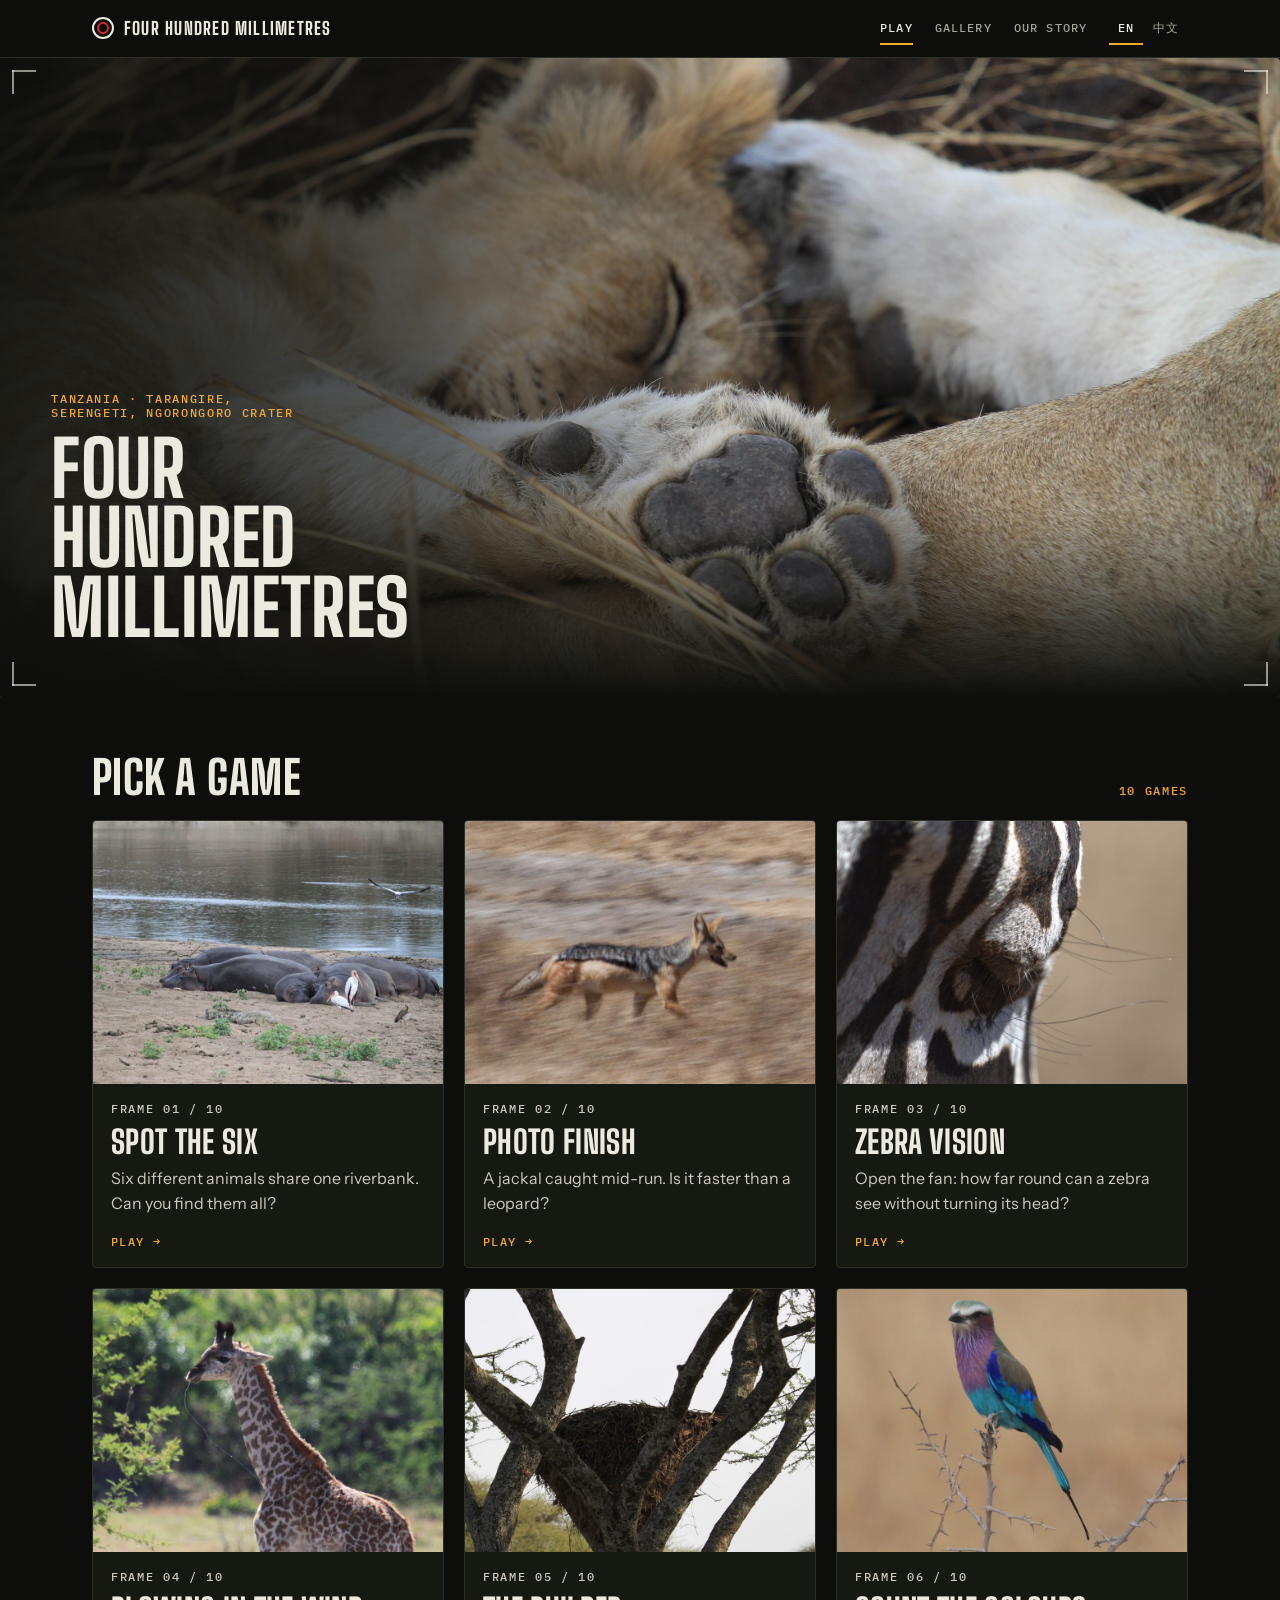
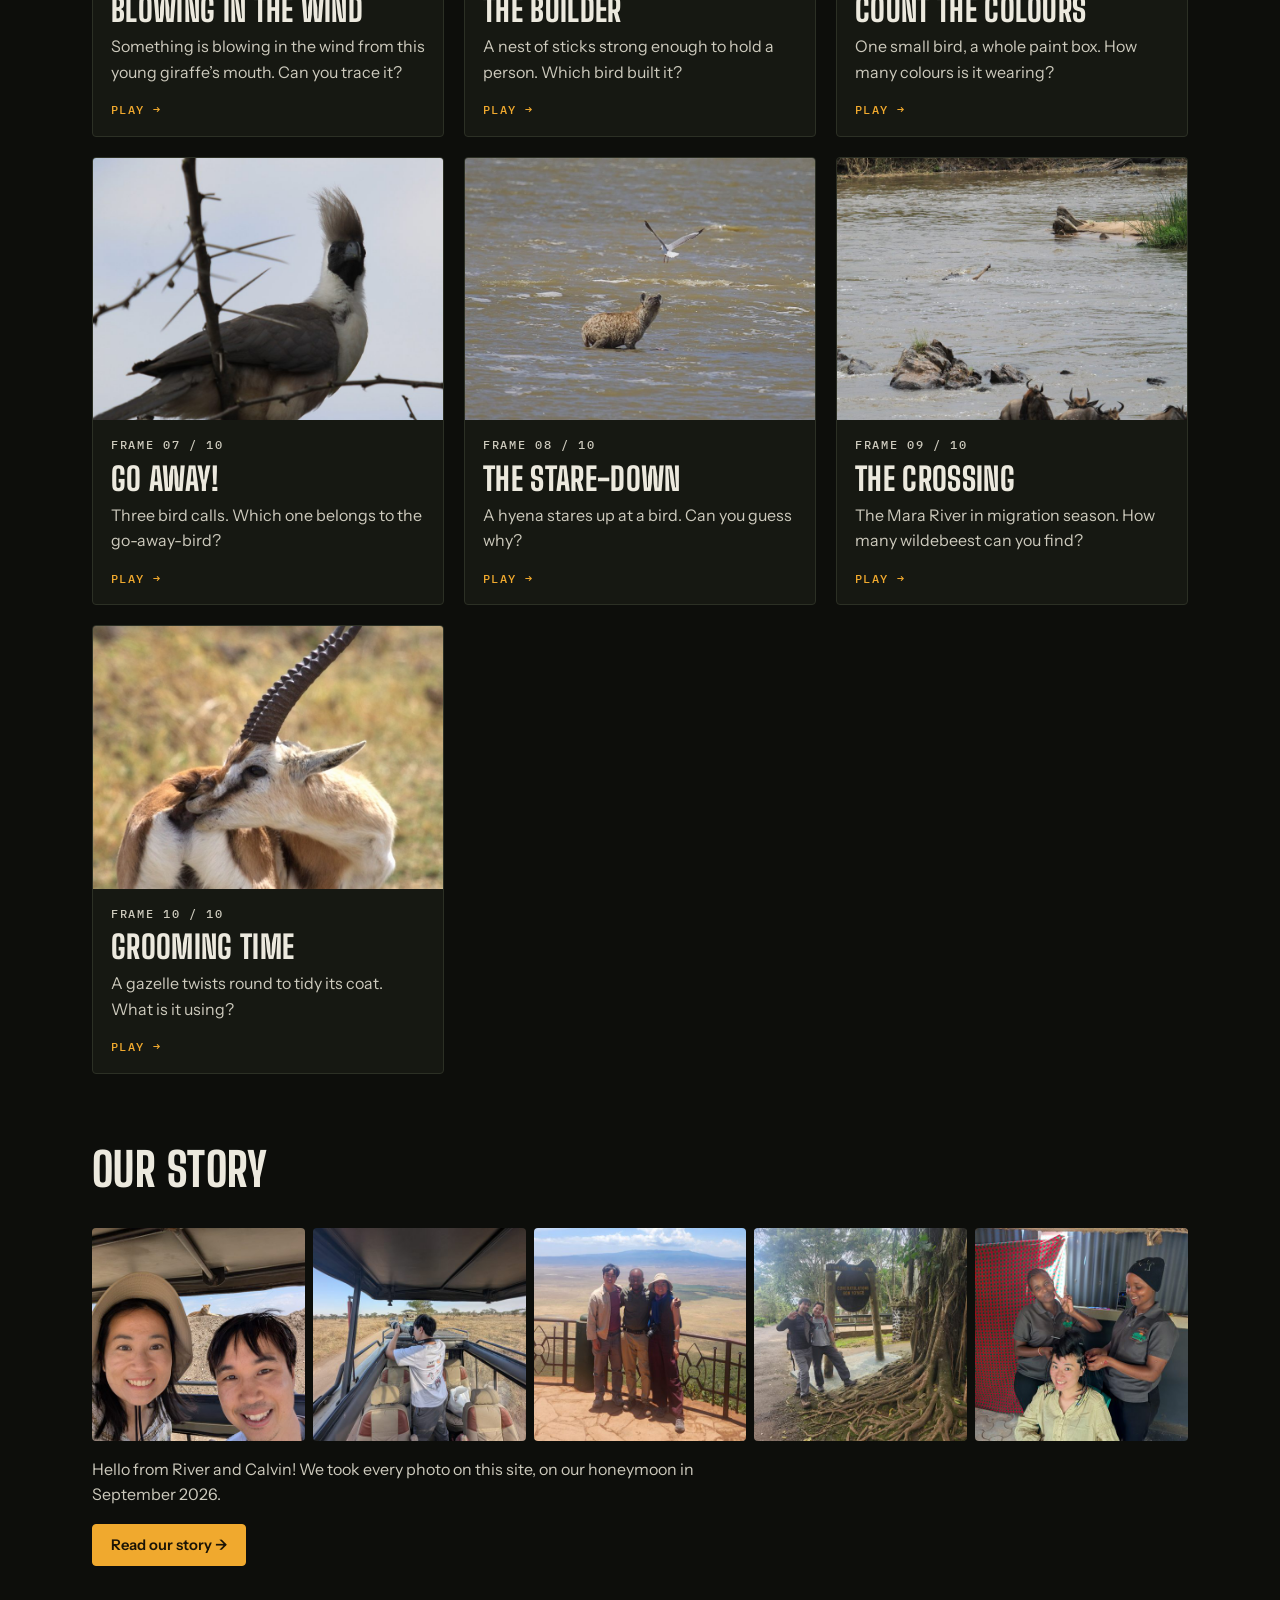
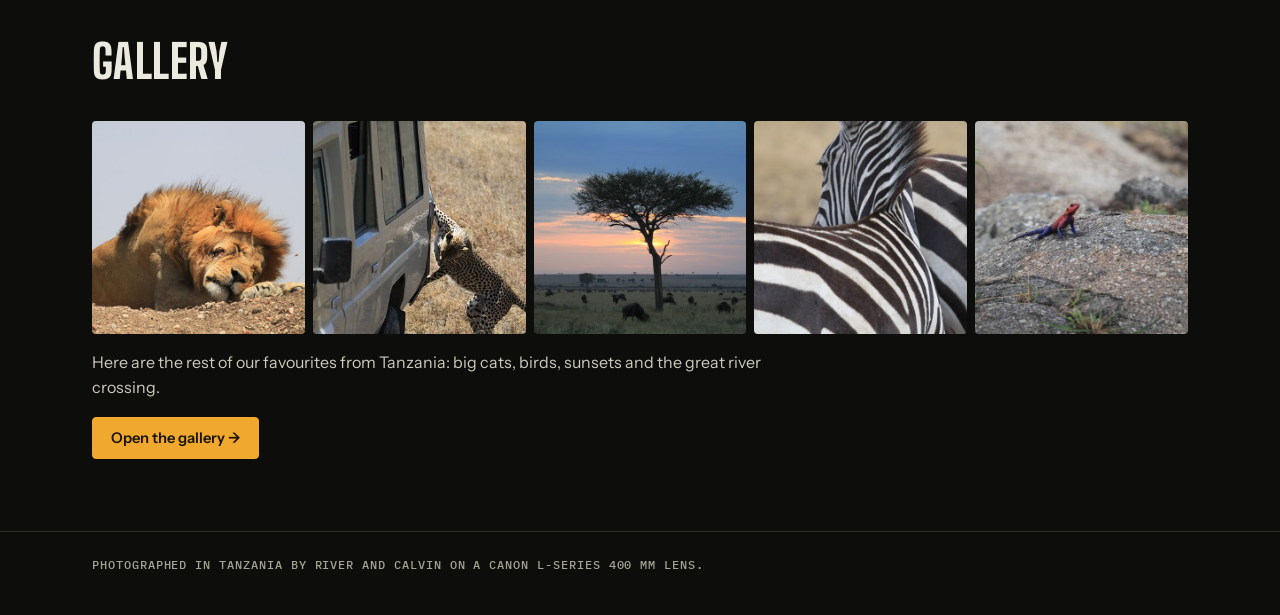
<file: index.html>
<!doctype html>
<html lang="en">
<head>
<meta charset="utf-8">
<title data-i18n="home.doc">Four Hundred Millimetres</title>
<meta name="viewport" content="width=device-width, initial-scale=1, viewport-fit=cover">
<meta name="description" content="River and Calvin's honeymoon safari in Tanzania, September 2026: photo games, a gallery and their story.">
<link rel="icon" href="data:image/svg+xml,%3Csvg xmlns='http://www.w3.org/2000/svg' viewBox='0 0 32 32'%3E%3Crect width='32' height='32' rx='6' fill='%230d0e0b'/%3E%3Ccircle cx='16' cy='16' r='10' fill='none' stroke='%23ece9de' stroke-width='3'/%3E%3Ccircle cx='16' cy='16' r='5' fill='none' stroke='%23d6283c' stroke-width='3'/%3E%3C/svg%3E">
<link rel="preconnect" href="https://fonts.googleapis.com">
<link rel="preconnect" href="https://fonts.gstatic.com" crossorigin>
<link rel="stylesheet" href="https://fonts.googleapis.com/css2?family=Big+Shoulders+Display:wght@700;800;900&family=IBM+Plex+Mono:wght@400;500;600&family=Instrument+Sans:wght@400;500;600;700&display=swap">
<link rel="stylesheet" href="css/site.css?v=11dec61a">
</head>
<body>

<header class="topbar" data-topbar></header>

<main>
  <section class="hero">
    <div class="vf hero-photo">
      <img src="images/hero-babylion.jpg?v=4aef09c4" width="2400" height="1600" alt="Lion cubs asleep in the dry grass, one big paw pad facing the camera." data-i18n-attr="alt:home.heroAlt">
    </div>
    <div class="hero-copy">
      <div class="wrap">
        <div class="hero-text">
          <p class="eyebrow" data-i18n="home.eyebrow">Tanzania · Tarangire, Serengeti, Ngorongoro Crater</p>
          <h1 data-i18n="home.h1">Four Hundred Millimetres</h1>
        </div>
      </div>
    </div>
  </section>

  <section class="wrap frames-section" id="frames" aria-labelledby="framesTitle">
    <div class="section-head">
      <h2 class="h2" id="framesTitle" data-i18n="home.pick">Pick a frame</h2>
      <p class="eyebrow" data-frame-count></p>
    </div>
    <div class="frames" id="frameGrid"></div>
  </section>

  <section class="wrap teaser" aria-labelledby="storyTitle">
    <div class="section-head">
      <h2 class="h2" id="storyTitle" data-i18n="home.story.h">Our Story</h2>
    </div>
    <a class="teaser-strip" href="our-story.html" tabindex="-1" aria-hidden="true">
      <img src="images/story/t/river-and-calvin.jpg?v=76c29efa" alt="" loading="lazy">
      <img src="images/story/t/calvin-with-the-lens.jpg?v=425fa9e4" alt="" loading="lazy">
      <img src="images/story/t/three-of-us-with-carlos.jpg?v=882e797e" alt="" loading="lazy">
      <img src="images/story/t/kilimanjaro-day-hike.jpg?v=98592c60" alt="" loading="lazy">
      <img src="images/story/t/african-braids.jpg?v=c1bff5de" alt="" loading="lazy">
    </a>
    <p data-i18n="home.story.p">Hello from River and Calvin! We took every photo on this site, on our honeymoon in September 2026.</p>
    <div class="actions">
      <a class="btn btn-primary" href="our-story.html" data-i18n="home.story.btn">Read our story →</a>
    </div>
  </section>

  <section class="wrap teaser" aria-labelledby="galTitle">
    <div class="section-head">
      <h2 class="h2" id="galTitle" data-i18n="home.gallery.h">Gallery</h2>
    </div>
    <a class="teaser-strip" href="gallery.html" tabindex="-1" aria-hidden="true">
      <img src="images/gallery/t/male-lion-resting.jpg?v=30f8abf3" alt="" loading="lazy">
      <img src="images/gallery/t/cheetah-on-a-car.jpg?v=f987658e" alt="" loading="lazy">
      <img src="images/gallery/t/sunset-lone-tree-2.jpg?v=72d11ee9" alt="" loading="lazy">
      <img src="images/gallery/t/zebra-stripes.jpg?v=1964b3df" alt="" loading="lazy">
      <img src="images/gallery/t/spider-man-lizard.jpg?v=72f81f58" alt="" loading="lazy">
    </a>
    <p data-i18n="home.gallery.p">Here are the rest of our favourites from Tanzania: big cats, birds, sunsets and the great river crossing.</p>
    <div class="actions">
      <a class="btn btn-primary" href="gallery.html" data-i18n="home.gallery.btn">Open the gallery →</a>
    </div>
  </section>
</main>

<footer class="footer">
  <div class="wrap">
    <p data-i18n="footer">Photographed in Tanzania on a Canon L-series 400 mm lens.</p>
  </div>
</footer>

<noscript><p class="wrap">This site needs JavaScript to show the games.</p></noscript>
<script src="js/i18n.js?v=21f168c5"></script>
<script src="js/frames.js?v=9e8f0dad"></script>
</body>
</html>
</file>
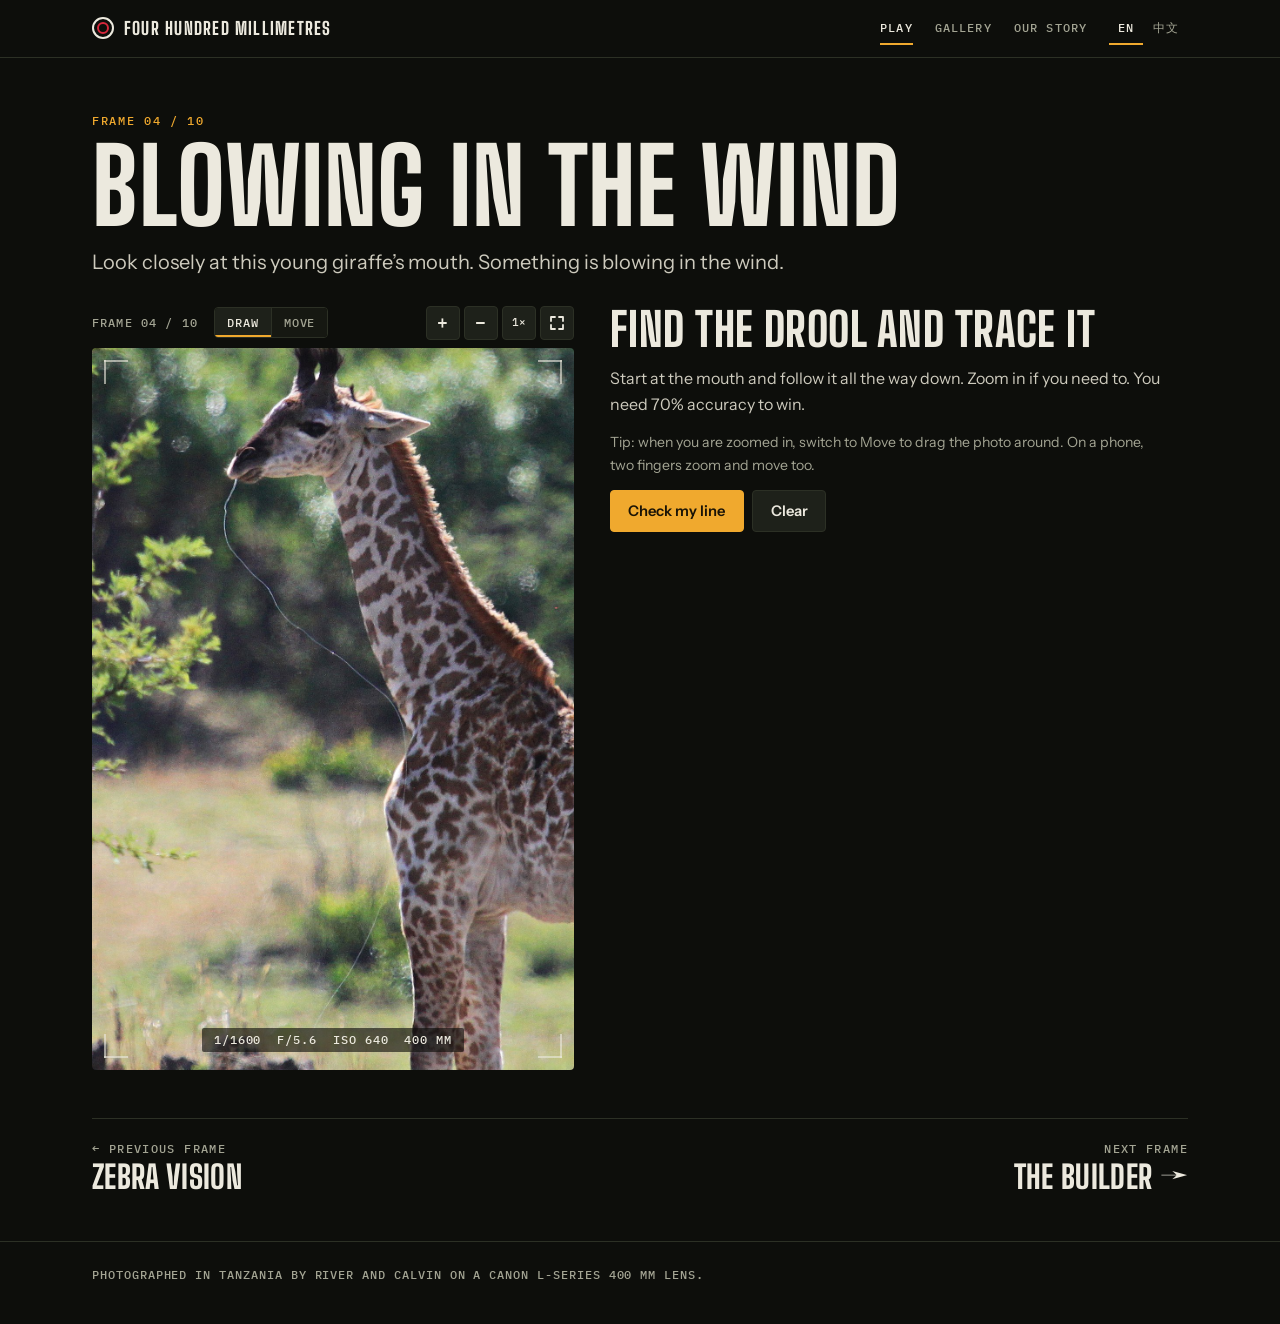
<file: blowing-in-the-wind.html>
<!doctype html>
<html lang="en">
<head>
<meta charset="utf-8">
<meta name="viewport" content="width=device-width, initial-scale=1, viewport-fit=cover">
<title data-i18n="drool.doc">Blowing in the Wind · Four Hundred Millimetres</title>
<meta name="description" content="Something is blowing in the wind from this young giraffe’s mouth. Can you trace it?">
<link rel="icon" href="data:image/svg+xml,%3Csvg xmlns='http://www.w3.org/2000/svg' viewBox='0 0 32 32'%3E%3Crect width='32' height='32' rx='6' fill='%230d0e0b'/%3E%3Ccircle cx='16' cy='16' r='10' fill='none' stroke='%23ece9de' stroke-width='3'/%3E%3Ccircle cx='16' cy='16' r='5' fill='none' stroke='%23d6283c' stroke-width='3'/%3E%3C/svg%3E">
<link rel="preconnect" href="https://fonts.googleapis.com">
<link rel="preconnect" href="https://fonts.gstatic.com" crossorigin>
<link rel="stylesheet" href="https://fonts.googleapis.com/css2?family=Big+Shoulders+Display:wght@700;800;900&family=IBM+Plex+Mono:wght@400;500;600&family=Instrument+Sans:wght@400;500;600;700&display=swap">
<link rel="stylesheet" href="css/site.css?v=11dec61a">
</head>
<body>

<header class="topbar" data-topbar></header>

<main class="wrap" data-frame="blowing-in-the-wind">
  <div class="page-head">
    <p class="eyebrow" data-frame-label></p>
    <h1 data-i18n="drool.h1">Blowing in the Wind</h1>
    <p class="lede" data-i18n="drool.lede">Look closely at this young giraffe’s mouth. Something is blowing in the wind.</p>
  </div>

  <section class="quiz split" aria-labelledby="q">
    <figure class="frame">
      <div class="hud">
        <span data-frame-label></span>
        <div class="seg" id="tools" role="group" aria-label="What dragging does" data-i18n-attr="aria-label:drool.tools">
          <button type="button" data-tool="draw" aria-pressed="true" data-i18n="drool.tool.draw">Draw</button>
          <button type="button" data-tool="move" aria-pressed="false" data-i18n="drool.tool.move">Move</button>
        </div>
      </div>
      <div class="stage-slot tall" style="--ar: 1107 / 1660">
        <div class="vf zoomable" id="stage" tabindex="0" role="group" aria-label="Photo. Draw along the drool with your finger or mouse. Use the zoom buttons, or the plus, minus and arrow keys, to look closer." data-i18n-attr="aria-label:drool.stageAria">
          <img src="images/drool.jpg?v=bcaaebe0" width="1107" height="1660" alt="A young giraffe seen from the side against green bushes. A long, thin, shiny string of drool hangs from its mouth, past its chest and down towards the grass." data-i18n-attr="alt:drool.photoAlt">
          <svg class="ink" id="ink" aria-hidden="true"></svg>
        </div>
      </div>
    </figure>

    <div class="step">
      <h2 class="h2" id="q" data-i18n="drool.q">Find the drool and trace it</h2>
      <p class="step-p" data-i18n="drool.how">Start at the mouth and follow it all the way down. Zoom in if you need to. You need 70% accuracy to win.</p>
      <p class="fine" data-i18n="drool.tip">Tip: when you are zoomed in, switch to Move to drag the photo around. On a phone, two fingers zoom and move too.</p>
      <div class="actions">
        <button class="btn btn-primary" id="checkBtn" type="button" data-i18n="drool.check">Check my line</button>
        <button class="btn" id="clearBtn" type="button" data-i18n="drool.clear">Clear</button>
        <button class="btn" id="showBtn" type="button" hidden data-i18n="drool.show">Show me where it is</button>
      </div>
      <p class="verdict-sm" id="verdict" aria-hidden="true"></p>
      <p class="feedback" id="feedback" role="status" aria-live="polite"></p>
    </div>
  </section>

    <div class="reveal quiz" id="reveal" tabindex="-1" hidden>
      <div class="callout">
        <h3 class="h3" data-i18n="drool.why.h">Why was drool blowing in the wind?</h3>
        <p data-i18n="drool.why">Because it had just had milk from mum. So cute!</p>
      </div>
      <figure class="frame">
        <div class="hud"><span data-i18n="drool.milk.h">52 seconds earlier</span></div>
        <div class="stage-slot" style="--ar: 2000 / 1500">
          <div class="vf zoomable" id="milkStage" tabindex="0" role="group" aria-label="Photo. Use the zoom buttons, or the plus, minus and arrow keys, to look closer." data-i18n-attr="aria-label:zoom.stage">
            <img src="images/giraffe-milk.jpg?v=43c14d79" data-full="images/giraffe-milk-large.jpg?v=ab041414" data-full-width="3168" width="2000" height="1500" alt="A giraffe mother bends her head down to graze while her calf drinks milk from under her belly." data-i18n-attr="alt:drool.milk.alt">
          </div>
        </div>
        <figcaption class="fine" data-i18n="drool.milk.cap">Milk time: the calf drinking from mum, 52 seconds before the drool photo.</figcaption>
      </figure>
      <div class="reveal-grid">
        <div>
          <h3 class="h3" data-i18n="drool.facts.h">Fun facts</h3>
          <ul class="facts">
            <li data-i18n="drool.fact1">Giraffes give birth standing up, so a calf starts life with a drop of about 1.5 metres. Within an hour it is standing.</li>
            <li data-i18n="drool.fact2">Calves drink their mother’s milk for about a year, and start nibbling leaves after a few months.</li>
            <li data-i18n="drool.fact3">While the mothers feed, calves often stay together in a group, called a crèche, with an adult keeping watch.</li>
          </ul>
        </div>
      </div>
      <div class="actions">
        <a class="btn btn-primary" data-next href="index.html#frames">Next frame</a>
        <button class="btn" id="againBtn" type="button" data-i18n="btn.again">Play again</button>
      </div>
    </div>

  <nav class="pager" aria-label="Frames" data-pager></nav>
</main>

<footer class="footer">
  <div class="wrap">
    <p data-i18n="footer">Photographed in Tanzania by River and Calvin on a Canon L-series 400 mm lens.</p>
  </div>
</footer>

<noscript><p class="wrap">This game needs JavaScript to run.</p></noscript>
<script src="js/i18n.js?v=21f168c5"></script>
<script src="js/frames.js?v=9e8f0dad"></script>
<script src="js/zoom.js?v=920a7e9d"></script>
<script src="js/drool.js?v=2f2d0b86"></script>
</body>
</html>
</file>
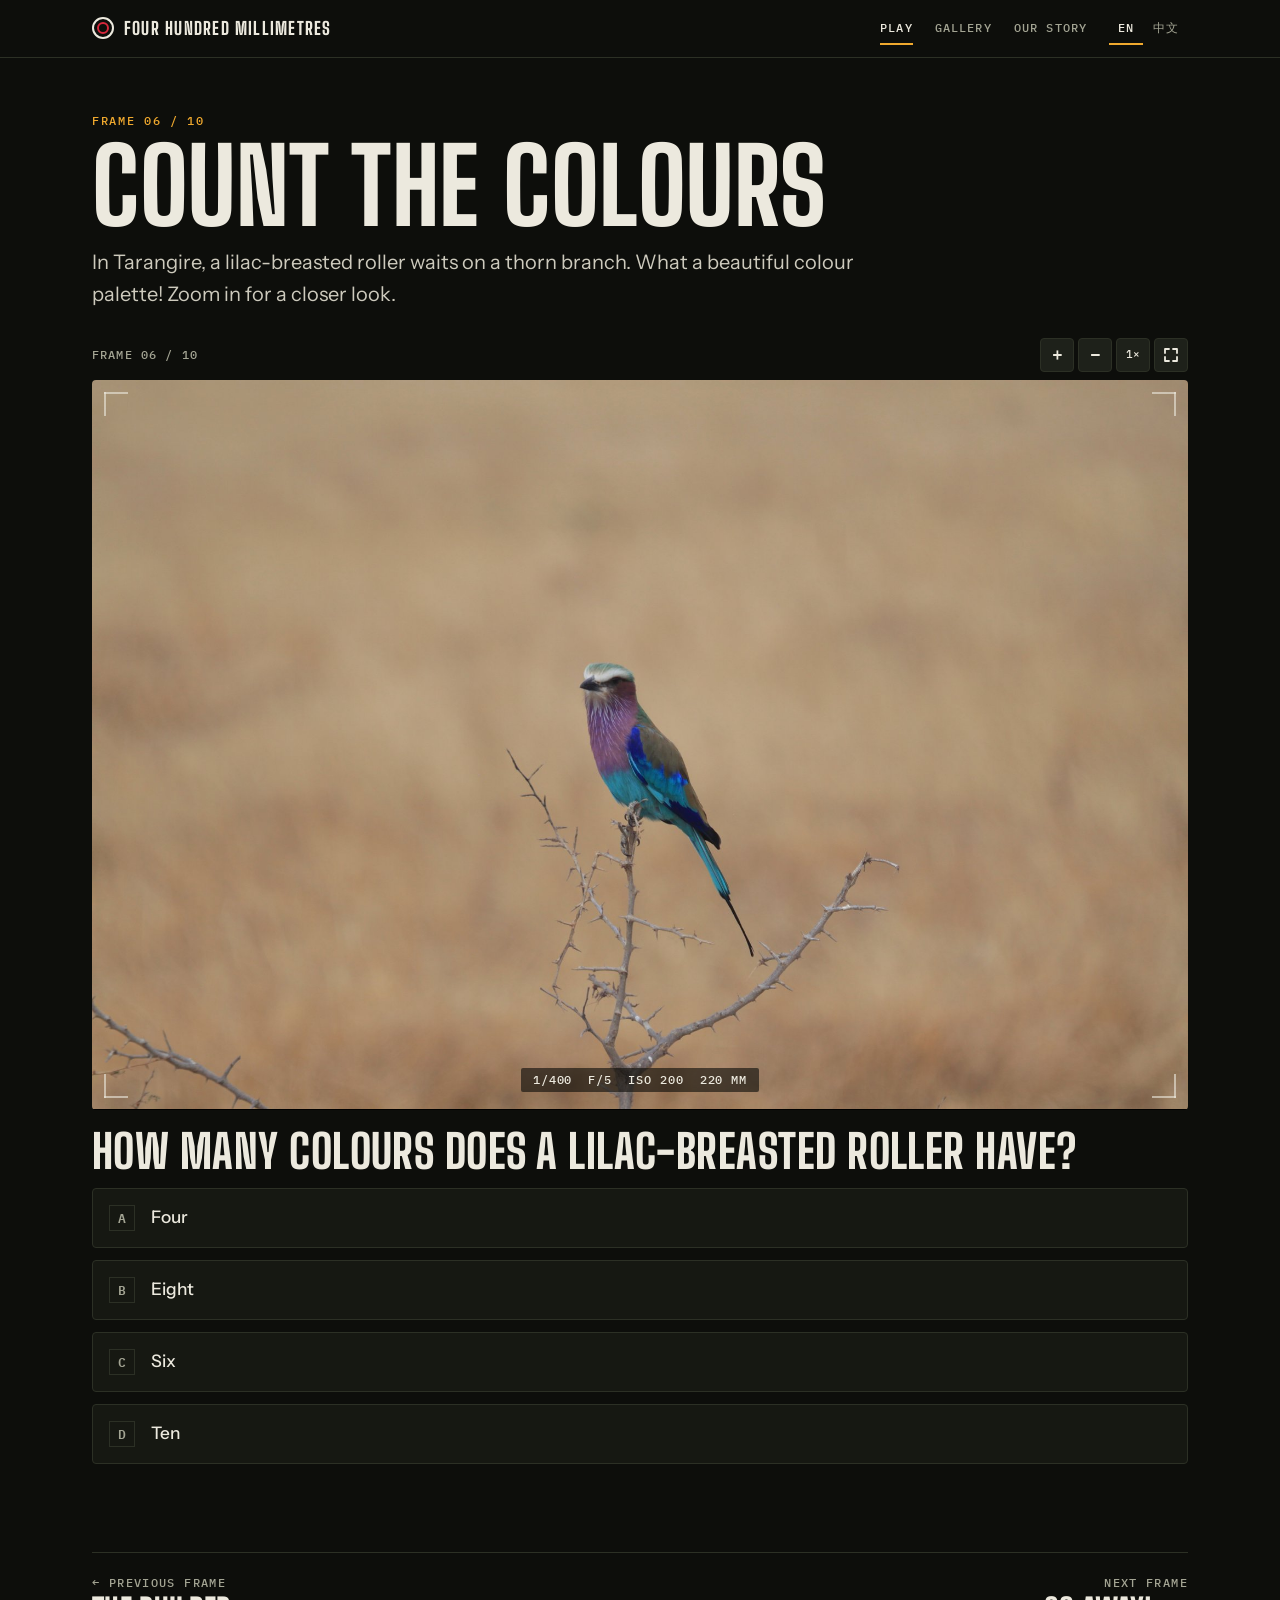
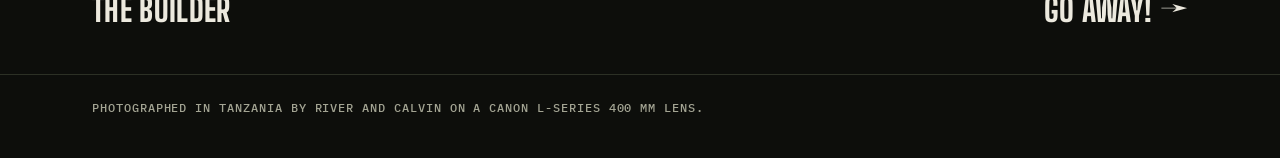
<file: colour-count.html>
<!doctype html>
<html lang="en">
<head>
<meta charset="utf-8">
<meta name="viewport" content="width=device-width, initial-scale=1, viewport-fit=cover">
<title data-i18n="roller.doc">Count the Colours · Four Hundred Millimetres</title>
<meta name="description" content="One small bird, a whole paint box. How many colours is a lilac-breasted roller wearing?">
<link rel="icon" href="data:image/svg+xml,%3Csvg xmlns='http://www.w3.org/2000/svg' viewBox='0 0 32 32'%3E%3Crect width='32' height='32' rx='6' fill='%230d0e0b'/%3E%3Ccircle cx='16' cy='16' r='10' fill='none' stroke='%23ece9de' stroke-width='3'/%3E%3Ccircle cx='16' cy='16' r='5' fill='none' stroke='%23d6283c' stroke-width='3'/%3E%3C/svg%3E">
<link rel="preconnect" href="https://fonts.googleapis.com">
<link rel="preconnect" href="https://fonts.gstatic.com" crossorigin>
<link rel="stylesheet" href="https://fonts.googleapis.com/css2?family=Big+Shoulders+Display:wght@700;800;900&family=IBM+Plex+Mono:wght@400;500;600&family=Instrument+Sans:wght@400;500;600;700&display=swap">
<link rel="stylesheet" href="css/site.css?v=11dec61a">
</head>
<body>

<header class="topbar" data-topbar></header>

<main class="wrap" data-frame="colour-count">
  <div class="page-head">
    <p class="eyebrow" data-frame-label></p>
    <h1 data-i18n="roller.h1">Count the Colours</h1>
    <p class="lede" data-i18n="roller.lede">In Tarangire, a lilac-breasted roller waits on a thorn branch. What a beautiful colour palette! Zoom in for a closer look.</p>
  </div>

  <section class="quiz" aria-labelledby="q">
    <figure class="frame">
      <div class="hud"><span data-frame-label></span></div>
      <div class="stage-slot" style="--ar: 2000 / 1333">
        <div class="vf zoomable stage" id="stage" tabindex="0" role="group" aria-label="Photo. Tap the bird to find its colours. Use the zoom buttons, or the plus, minus and arrow keys, to look closer." data-i18n-attr="aria-label:roller.stageAria">
          <img src="images/roller.jpg?v=3c836ee5" data-full="images/roller-large.jpg?v=2f57be81" data-full-width="4752" width="2000" height="1333" alt="A small, brightly coloured bird perched on top of a thorny branch, against pale golden grass." data-i18n-attr="alt:roller.photoAlt">
          <div class="marks" id="marks" aria-hidden="true"></div>
        </div>
      </div>
    </figure>

    <!-- Step 2 sits right under the photo so the task stays next to the picture; it appears after the first answer. -->
    <div class="step" id="step2" hidden>
      <h2 class="h2" id="q2" data-i18n="roller.find.h">Now find all eight</h2>
      <p class="step-p" data-i18n="roller.find.p">Tap the bird to find each colour. We have zoomed in for you; use the zoom buttons to look around.</p>
      <div class="statusbar">
        <p class="status" id="status" role="status" aria-live="polite"></p>
        <p class="count"><strong id="foundCount">0</strong> <span data-i18n="roller.ofFound">/ 8 found</span></p>
        <div class="actions"><button class="btn" id="restBtn" type="button" data-i18n="roller.showRest">Show me the rest</button></div>
      </div>
      <ol class="palette" id="palette" aria-label="The eight colours" data-i18n-attr="aria-label:roller.paletteAria"></ol>

      <div class="reveal" id="reveal" tabindex="-1" hidden>
        <div class="complete">
          <h2 class="h2" data-i18n="roller.done.h">All eight colours</h2>
          <p id="doneText"></p>
        </div>
        <div>
          <h3 class="h3" data-i18n="roller.facts.h">Fun facts</h3>
          <ul class="facts">
            <li data-i18n="roller.fact1">It hunts from a high perch like this one, then swoops down on insects, scorpions, centipedes, snails and even small birds.</li>
            <li data-i18n="roller.fact2">In courtship it dives from high up and rolls from side to side as it levels out. That rolling flight gave rollers their name.</li>
            <li data-i18n="roller.fact3">For such a beautiful bird, its call is surprisingly rough: a harsh, sawing “rak rak rak”. You can hear it in Frame 07.</li>
          </ul>
        </div>
        <div class="actions">
          <a class="btn btn-primary" data-next href="index.html#frames">Next frame</a>
          <button class="btn" id="againBtn" type="button" data-i18n="btn.again">Play again</button>
        </div>
      </div>
    </div>

    <div class="step" id="step1">
      <h2 class="h2" id="q" data-i18n="roller.q">How many colours does a lilac-breasted roller have?</h2>
      <ul class="opts" id="opts"></ul>
      <p class="feedback" id="feedback" role="status" aria-live="polite"></p>
    </div>
  </section>

  <nav class="pager" aria-label="Frames" data-pager></nav>
</main>

<footer class="footer">
  <div class="wrap">
    <p data-i18n="footer">Photographed in Tanzania on a Canon L-series 400 mm lens.</p>
  </div>
</footer>

<noscript><p class="wrap">This game needs JavaScript to run.</p></noscript>
<script src="js/i18n.js?v=21f168c5"></script>
<script src="js/frames.js?v=9e8f0dad"></script>
<script src="js/zoom.js?v=920a7e9d"></script>
<script src="js/quiz.js?v=669e8c48"></script>
<script src="js/roller-map.js?v=d961aab0"></script>
<script src="js/roller.js?v=45aaeab6"></script>
</body>
</html>
</file>
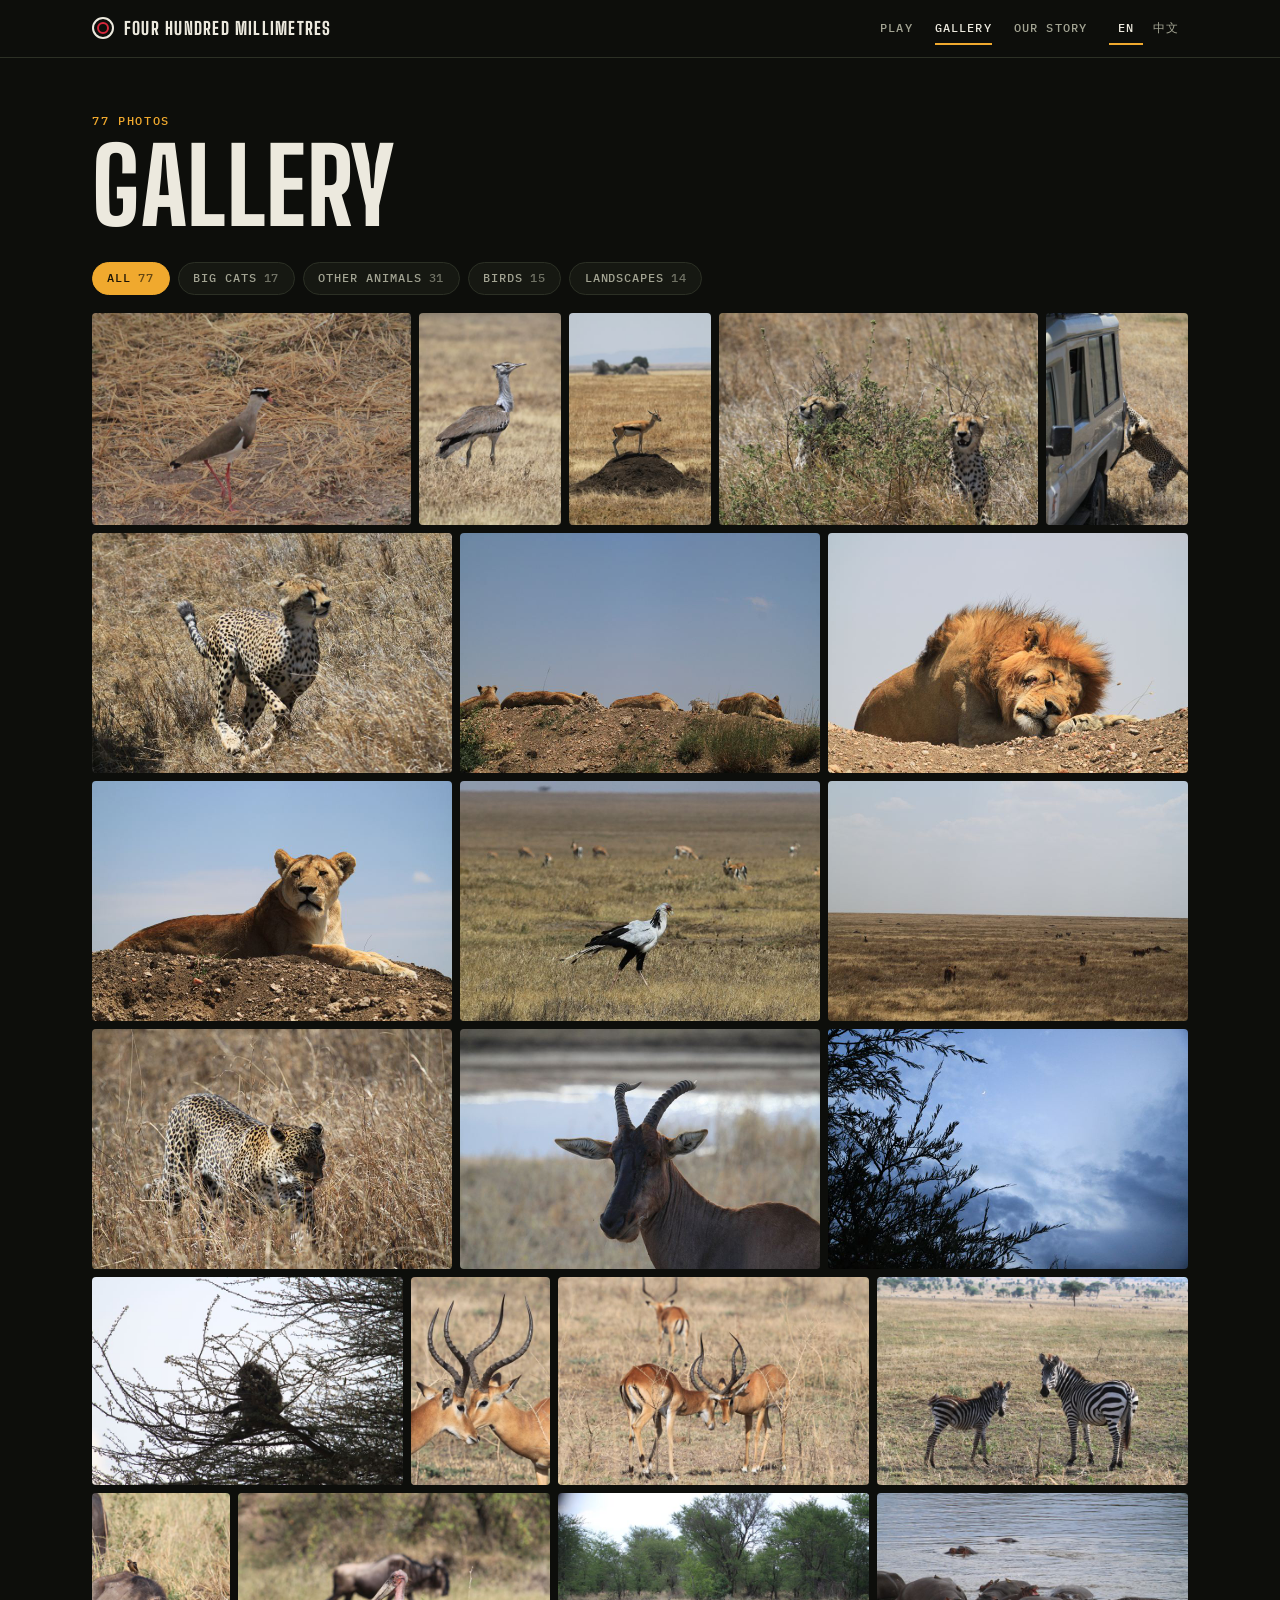
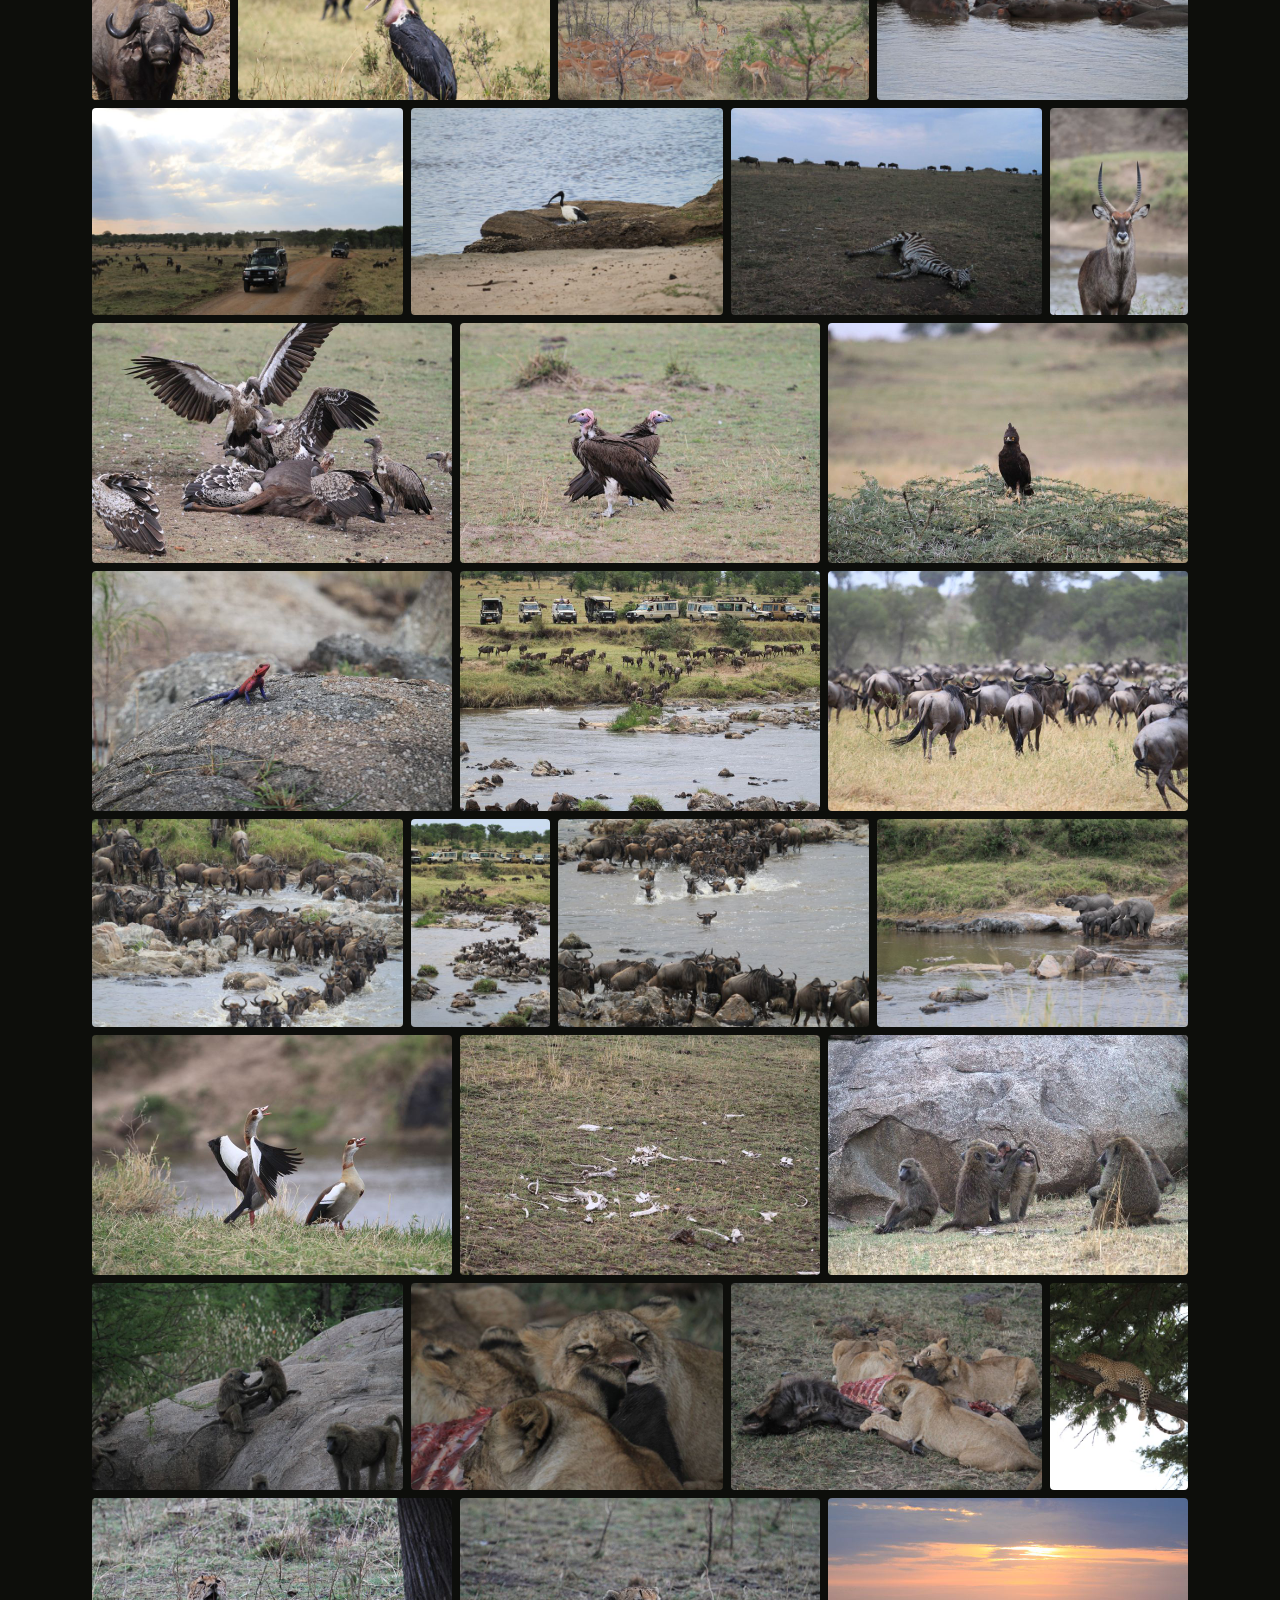
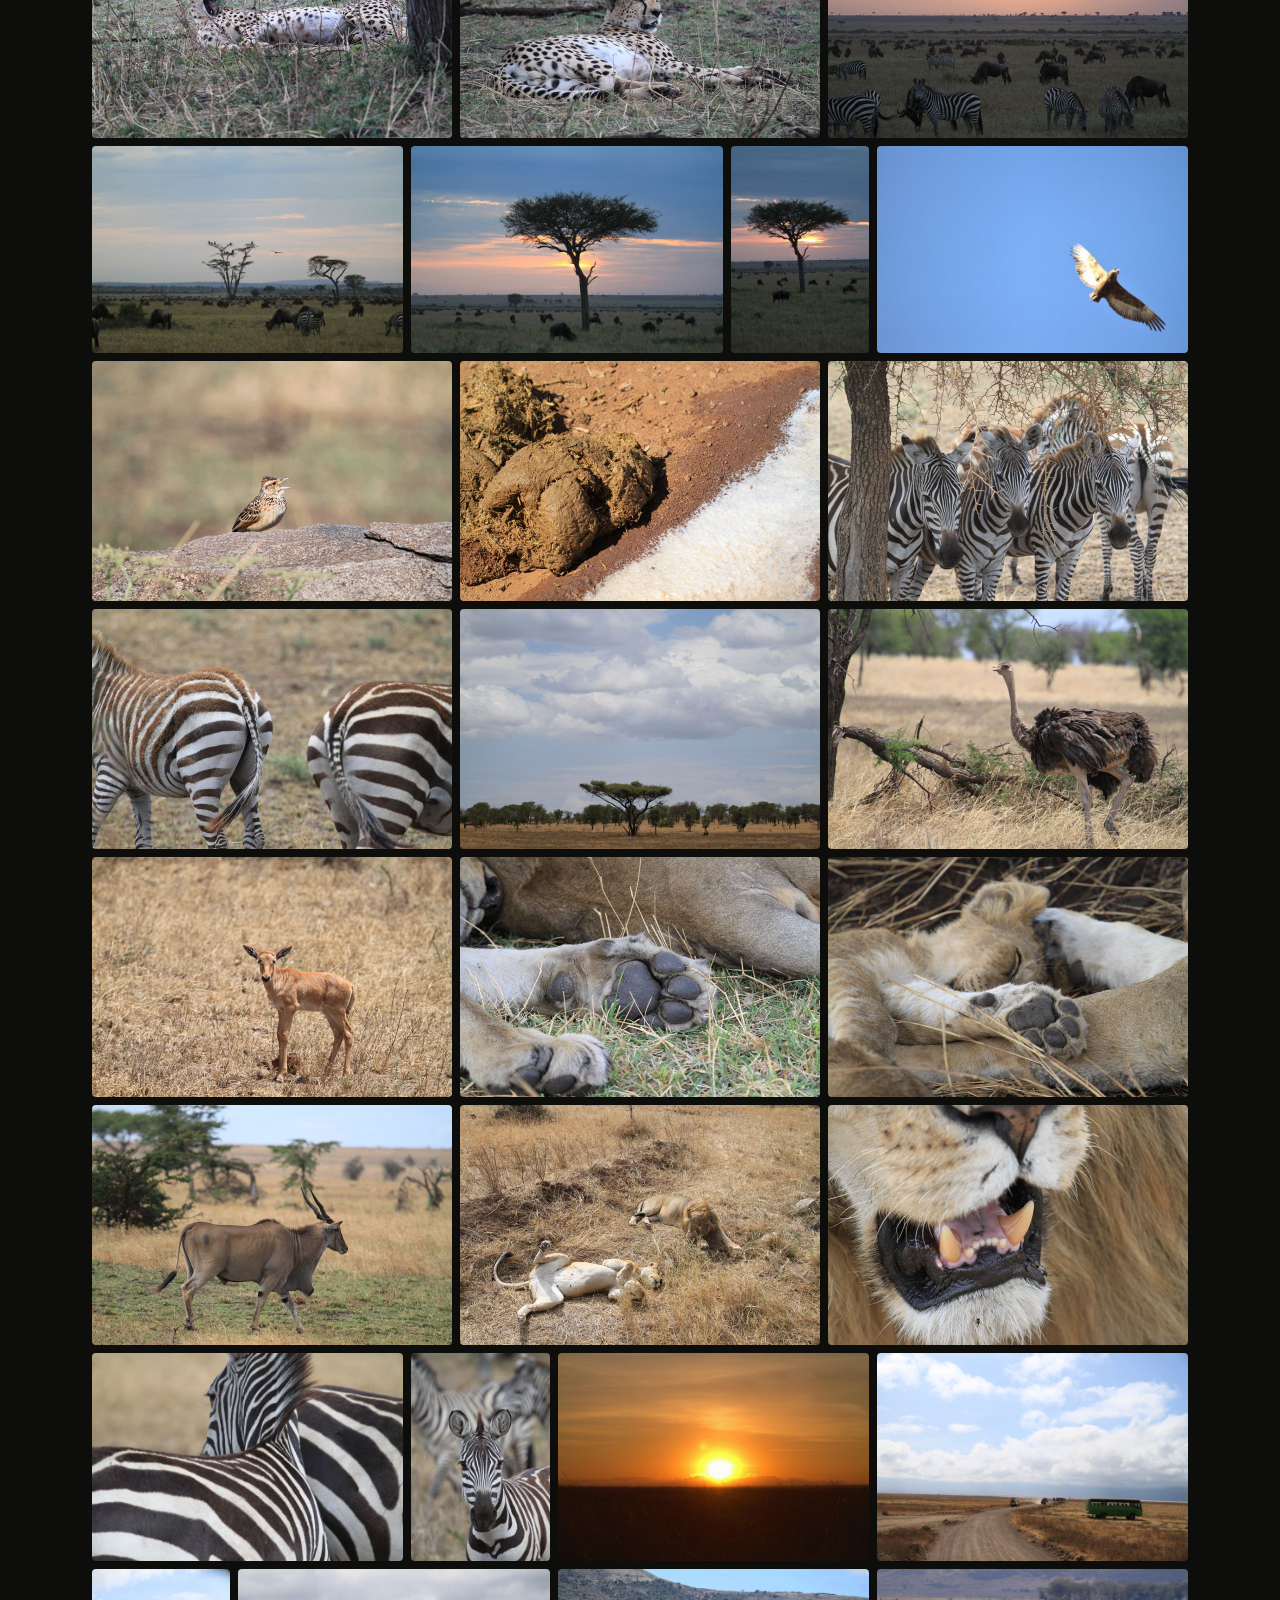
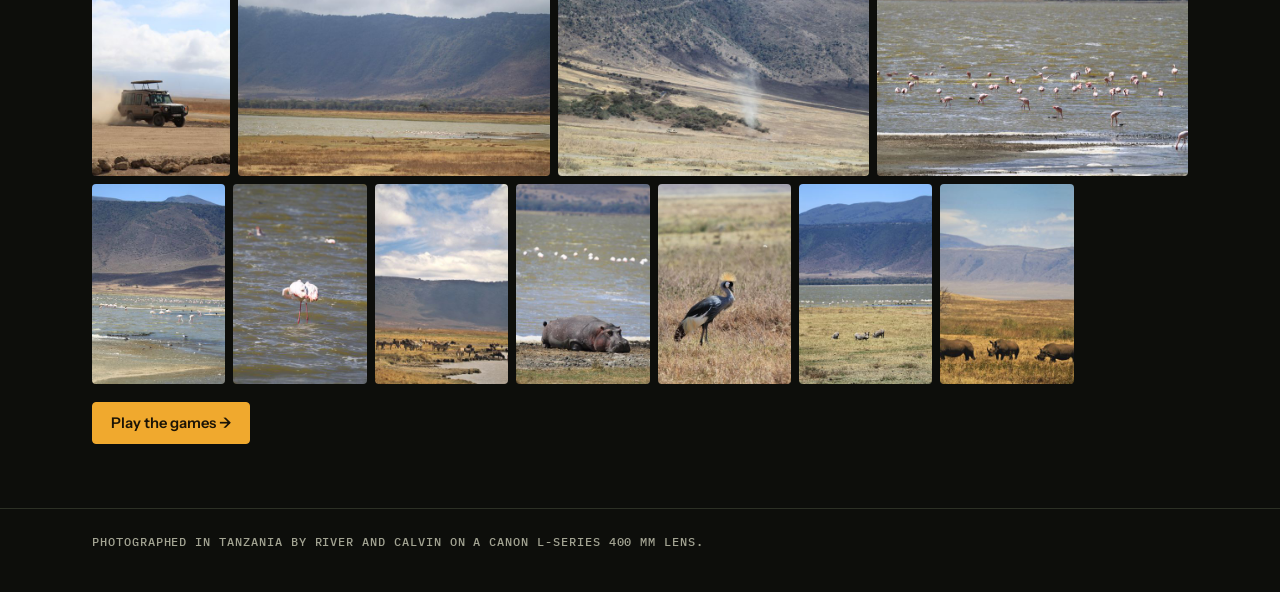
<file: gallery.html>
<!doctype html>
<html lang="en">
<head>
<meta charset="utf-8">
<meta name="viewport" content="width=device-width, initial-scale=1, viewport-fit=cover">
<title data-i18n="gal.doc">Gallery · Four Hundred Millimetres</title>
<meta name="description" content="Photographs from our trip through Tanzania: big cats, birds, sunsets and the great river crossing.">
<link rel="icon" href="data:image/svg+xml,%3Csvg xmlns='http://www.w3.org/2000/svg' viewBox='0 0 32 32'%3E%3Crect width='32' height='32' rx='6' fill='%230d0e0b'/%3E%3Ccircle cx='16' cy='16' r='10' fill='none' stroke='%23ece9de' stroke-width='3'/%3E%3Ccircle cx='16' cy='16' r='5' fill='none' stroke='%23d6283c' stroke-width='3'/%3E%3C/svg%3E">
<link rel="preconnect" href="https://fonts.googleapis.com">
<link rel="preconnect" href="https://fonts.gstatic.com" crossorigin>
<link rel="stylesheet" href="https://fonts.googleapis.com/css2?family=Big+Shoulders+Display:wght@700;800;900&family=IBM+Plex+Mono:wght@400;500;600&family=Instrument+Sans:wght@400;500;600;700&display=swap">
<link rel="stylesheet" href="css/site.css?v=11dec61a">
</head>
<body data-page="gallery">

<header class="topbar" data-topbar></header>

<main class="wrap">
  <div class="page-head">
    <p class="eyebrow" id="galCount"></p>
    <h1 data-i18n="gal.h1">Gallery</h1>
  </div>

  <section class="gal" aria-label="Gallery" data-i18n-attr="aria-label:gal.h1">
    <div class="chips" id="chips" role="group" aria-label="Show photos of" data-i18n-attr="aria-label:gal.filterAria"></div>
    <ul class="gallery" id="gallery"></ul>
    <div class="actions">
      <a class="btn btn-primary" href="index.html#frames" data-i18n="gal.games">Play the games →</a>
    </div>
  </section>
</main>

<footer class="footer">
  <div class="wrap">
    <p data-i18n="footer">Photographed in Tanzania on a Canon L-series 400 mm lens.</p>
  </div>
</footer>

<noscript><p class="wrap">The gallery needs JavaScript to show the photos.</p></noscript>
<script src="js/i18n.js?v=21f168c5"></script>
<script src="js/frames.js?v=9e8f0dad"></script>
<script src="js/zoom.js?v=920a7e9d"></script>
<script src="js/viewer.js?v=48e33698"></script>
<script src="js/gallery-data.js?v=11224e38"></script>
<script src="js/gallery.js?v=3dafe2de"></script>
</body>
</html>
</file>
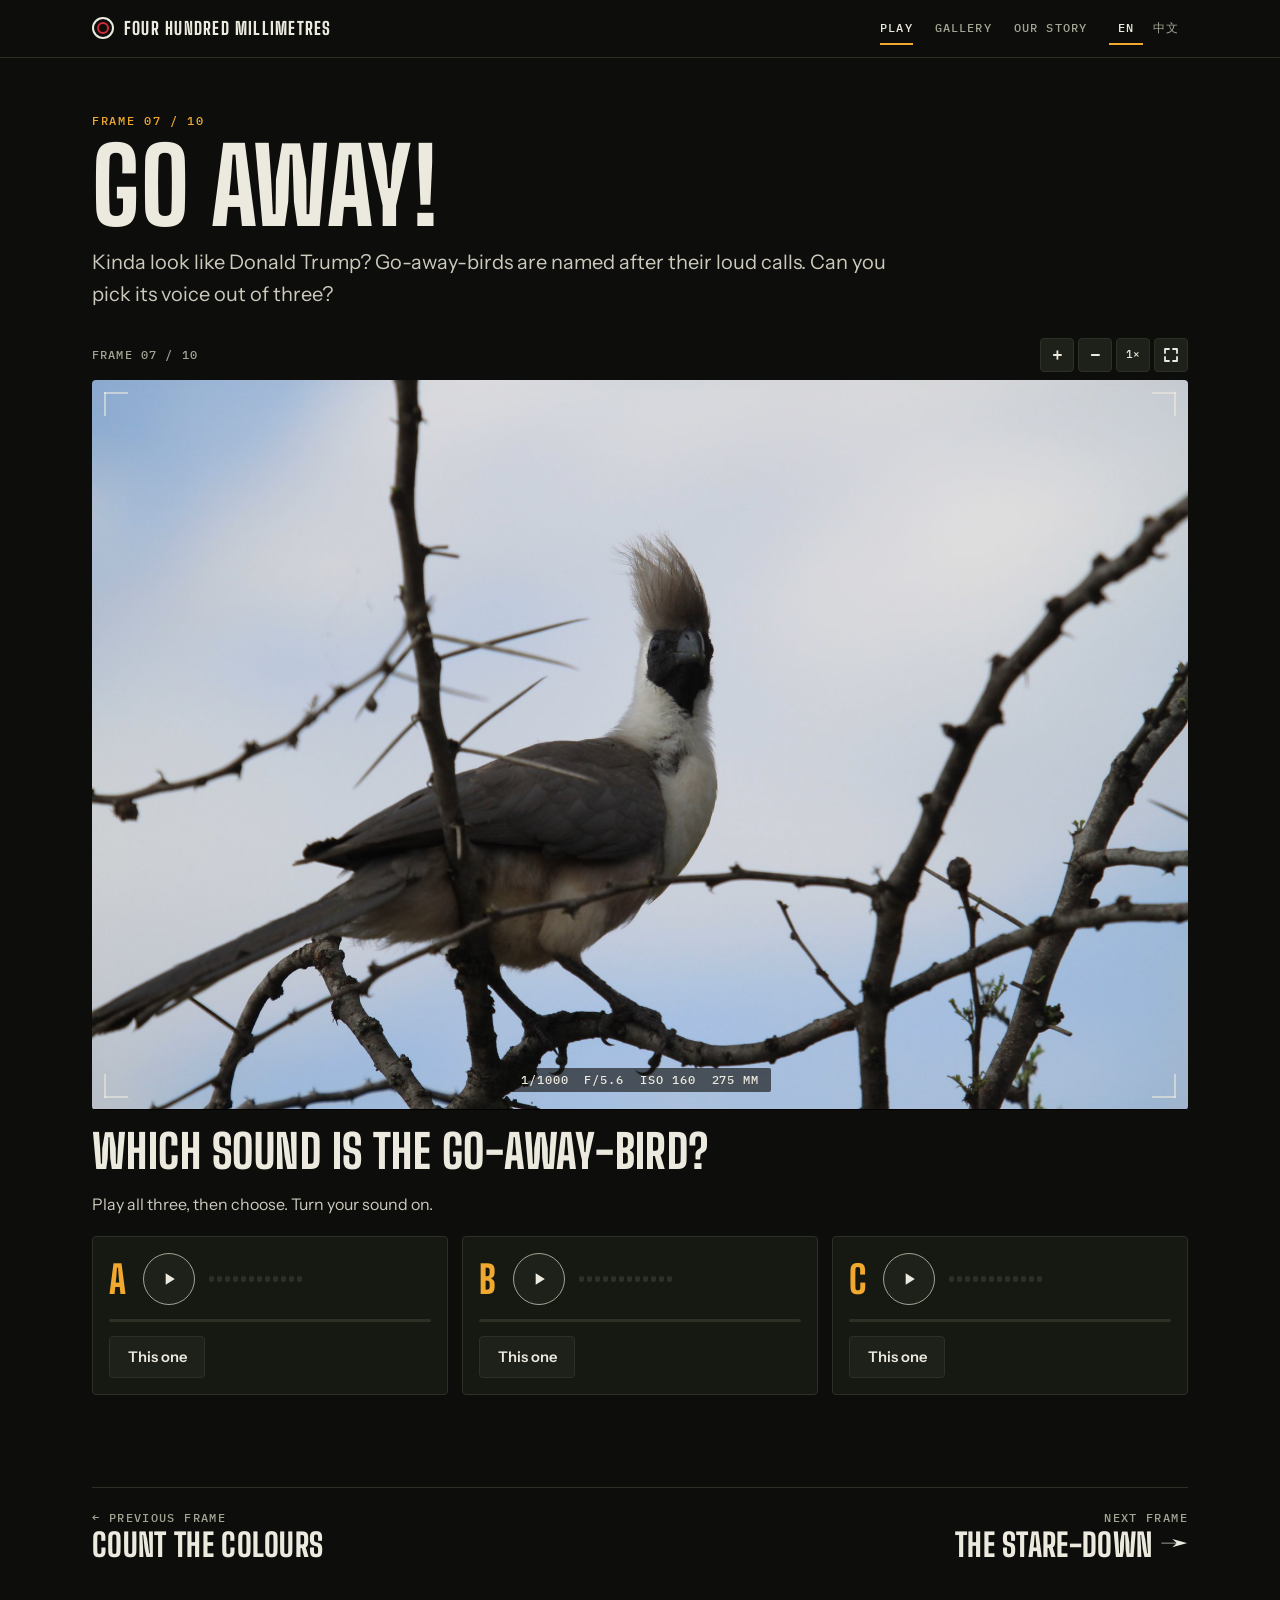
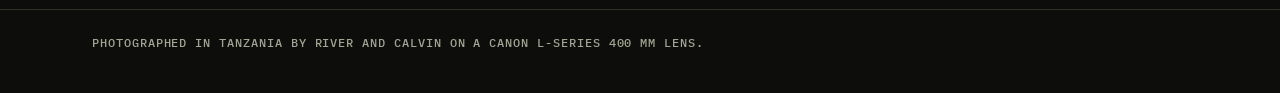
<file: go-away.html>
<!doctype html>
<html lang="en">
<head>
<meta charset="utf-8">
<meta name="viewport" content="width=device-width, initial-scale=1, viewport-fit=cover">
<title data-i18n="goaway.doc">Go Away! · Four Hundred Millimetres</title>
<meta name="description" content="Three bird calls. Which one belongs to the go-away-bird?">
<link rel="icon" href="data:image/svg+xml,%3Csvg xmlns='http://www.w3.org/2000/svg' viewBox='0 0 32 32'%3E%3Crect width='32' height='32' rx='6' fill='%230d0e0b'/%3E%3Ccircle cx='16' cy='16' r='10' fill='none' stroke='%23ece9de' stroke-width='3'/%3E%3Ccircle cx='16' cy='16' r='5' fill='none' stroke='%23d6283c' stroke-width='3'/%3E%3C/svg%3E">
<link rel="preconnect" href="https://fonts.googleapis.com">
<link rel="preconnect" href="https://fonts.gstatic.com" crossorigin>
<link rel="stylesheet" href="https://fonts.googleapis.com/css2?family=Big+Shoulders+Display:wght@700;800;900&family=IBM+Plex+Mono:wght@400;500;600&family=Instrument+Sans:wght@400;500;600;700&display=swap">
<link rel="stylesheet" href="css/site.css?v=11dec61a">
</head>
<body>

<header class="topbar" data-topbar></header>

<main class="wrap" data-frame="go-away">
  <div class="page-head">
    <p class="eyebrow" data-frame-label></p>
    <h1 data-i18n="goaway.h1">Go Away!</h1>
    <p class="lede" data-i18n="goaway.lede">Kinda look like Donald Trump? Go-away-birds are named after their loud calls. Can you pick its voice out of three?</p>
  </div>

  <section class="quiz" aria-labelledby="q">
    <figure class="frame">
      <div class="hud"><span data-frame-label></span></div>
      <div class="stage-slot" style="--ar: 2000 / 1333">
        <div class="vf zoomable" id="stage" tabindex="0" role="group" aria-label="Photo. Use the zoom buttons, or the plus, minus and arrow keys, to look closer." data-i18n-attr="aria-label:zoom.stage">
          <img src="images/goaway.jpg?v=f74cb62c" data-full="images/goaway-large.jpg?v=0099a508" data-full-width="4752" width="2000" height="1333" alt="A grey bird with a tall crest, a bare black face and a white chest, perched in a thorny tree against a pale sky." data-i18n-attr="alt:goaway.photoAlt">
        </div>
      </div>
    </figure>

    <h2 class="h2" id="q" data-i18n="goaway.q">Which sound is the go-away-bird?</h2>
    <p class="step-p" data-i18n="goaway.how">Play all three, then choose. Turn your sound on.</p>
    <ul class="sounds" id="sounds" aria-label="The three sounds" data-i18n-attr="aria-label:goaway.soundsAria"></ul>
    <p class="feedback" id="feedback" role="status" aria-live="polite"></p>

    <div class="reveal" id="reveal" tabindex="-1" hidden>
      <div class="bonus">
        <h3 class="h3" data-i18n="goaway.bonus.h">The famous “go-away”</h3>
        <p data-i18n="goaway.bonus.p">The best-known version of the call belongs to its southern cousin, the grey go-away-bird. Its loud, nasal call is often written as “kweh” or “go-way”, and that is where go-away-birds get their name. This video from Wild Ambience on YouTube starts at the call.</p>
        <div id="videoSlot">
          <div class="actions">
            <button class="btn btn-primary" id="videoBtn" type="button" data-i18n="goaway.bonus.play">Play the video here</button>
            <a class="btn" href="https://www.youtube.com/watch?v=aKEbeE7H7Wk&amp;t=53s" target="_blank" rel="noopener" data-i18n="goaway.bonus.open">Open on YouTube</a>
          </div>
        </div>
        <p class="fine" data-i18n="goaway.bonus.note">The video comes from YouTube, so it only loads when you ask for it.</p>
      </div>
      <div class="reveal-grid">
        <div>
          <h3 class="h3" data-i18n="goaway.facts.h">Fun facts</h3>
          <ul class="facts">
            <li data-i18n="goaway.fact1">Go-away-birds belong to the turaco family, a group of birds found only in Africa.</li>
            <li data-i18n="goaway.fact2">The bare-faced go-away-bird’s calls include a loud, repeated “kow-kow”.</li>
            <li data-i18n="goaway.fact3">The hadada ibis and the go-away-birds are all named after the sounds they make.</li>
          </ul>
        </div>
      </div>
      <div>
        <h3 class="credits-h" data-i18n="goaway.credits.h">Sound credits</h3>
        <ul class="credits">
          <li><span data-i18n="goaway.cr.goaway">Bare-faced go-away-bird: recorded by A.R. Gregory in the Masai Mara, Kenya (British Library).</span>
            <a href="https://commons.wikimedia.org/wiki/File:Bare-faced_go-away_Bird_(Corythaixoides_personata)_(022A-WA03044X0032-0005M0).ogg" target="_blank" rel="noopener" data-i18n="credit.via">via Wikimedia Commons</a>,
            <a href="https://creativecommons.org/licenses/by/4.0/" target="_blank" rel="noopener">CC BY 4.0</a></li>
          <li><span data-i18n="goaway.cr.hadada">Hadada ibis: recorded by JMK in Pretoria, South Africa.</span>
            <a href="https://commons.wikimedia.org/wiki/File:Bostrychia_hagedash_hagadash,_roepe_in_Pta,_2022-05-24_06h53,_a.mp3" target="_blank" rel="noopener" data-i18n="credit.via">via Wikimedia Commons</a>,
            <a href="https://creativecommons.org/licenses/by-sa/4.0/" target="_blank" rel="noopener">CC BY-SA 4.0</a></li>
          <li><span data-i18n="goaway.cr.roller">Lilac-breasted roller: recorded by JMK in Gauteng, South Africa.</span>
            <a href="https://commons.wikimedia.org/wiki/File:Coracias_caudatus_caudatus,_roep_in_vlug_te_Krokodilspruit,_2022-05-28_13h18,_a.mp3" target="_blank" rel="noopener" data-i18n="credit.via">via Wikimedia Commons</a>,
            <a href="https://creativecommons.org/licenses/by-sa/4.0/" target="_blank" rel="noopener">CC BY-SA 4.0</a></li>
        </ul>
      </div>
      <div class="actions">
        <a class="btn btn-primary" data-next href="index.html#frames">Next frame</a>
        <button class="btn" id="againBtn" type="button" data-i18n="btn.again">Play again</button>
      </div>
    </div>
  </section>

  <nav class="pager" aria-label="Frames" data-pager></nav>
</main>

<footer class="footer">
  <div class="wrap">
    <p data-i18n="footer">Photographed in Tanzania on a Canon L-series 400 mm lens.</p>
  </div>
</footer>

<noscript><p class="wrap">This game needs JavaScript to run.</p></noscript>
<script src="js/i18n.js?v=21f168c5"></script>
<script src="js/frames.js?v=9e8f0dad"></script>
<script src="js/zoom.js?v=920a7e9d"></script>
<script src="js/quiz.js?v=669e8c48"></script>
<script src="js/goaway.js?v=2da7cce6"></script>
</body>
</html>
</file>
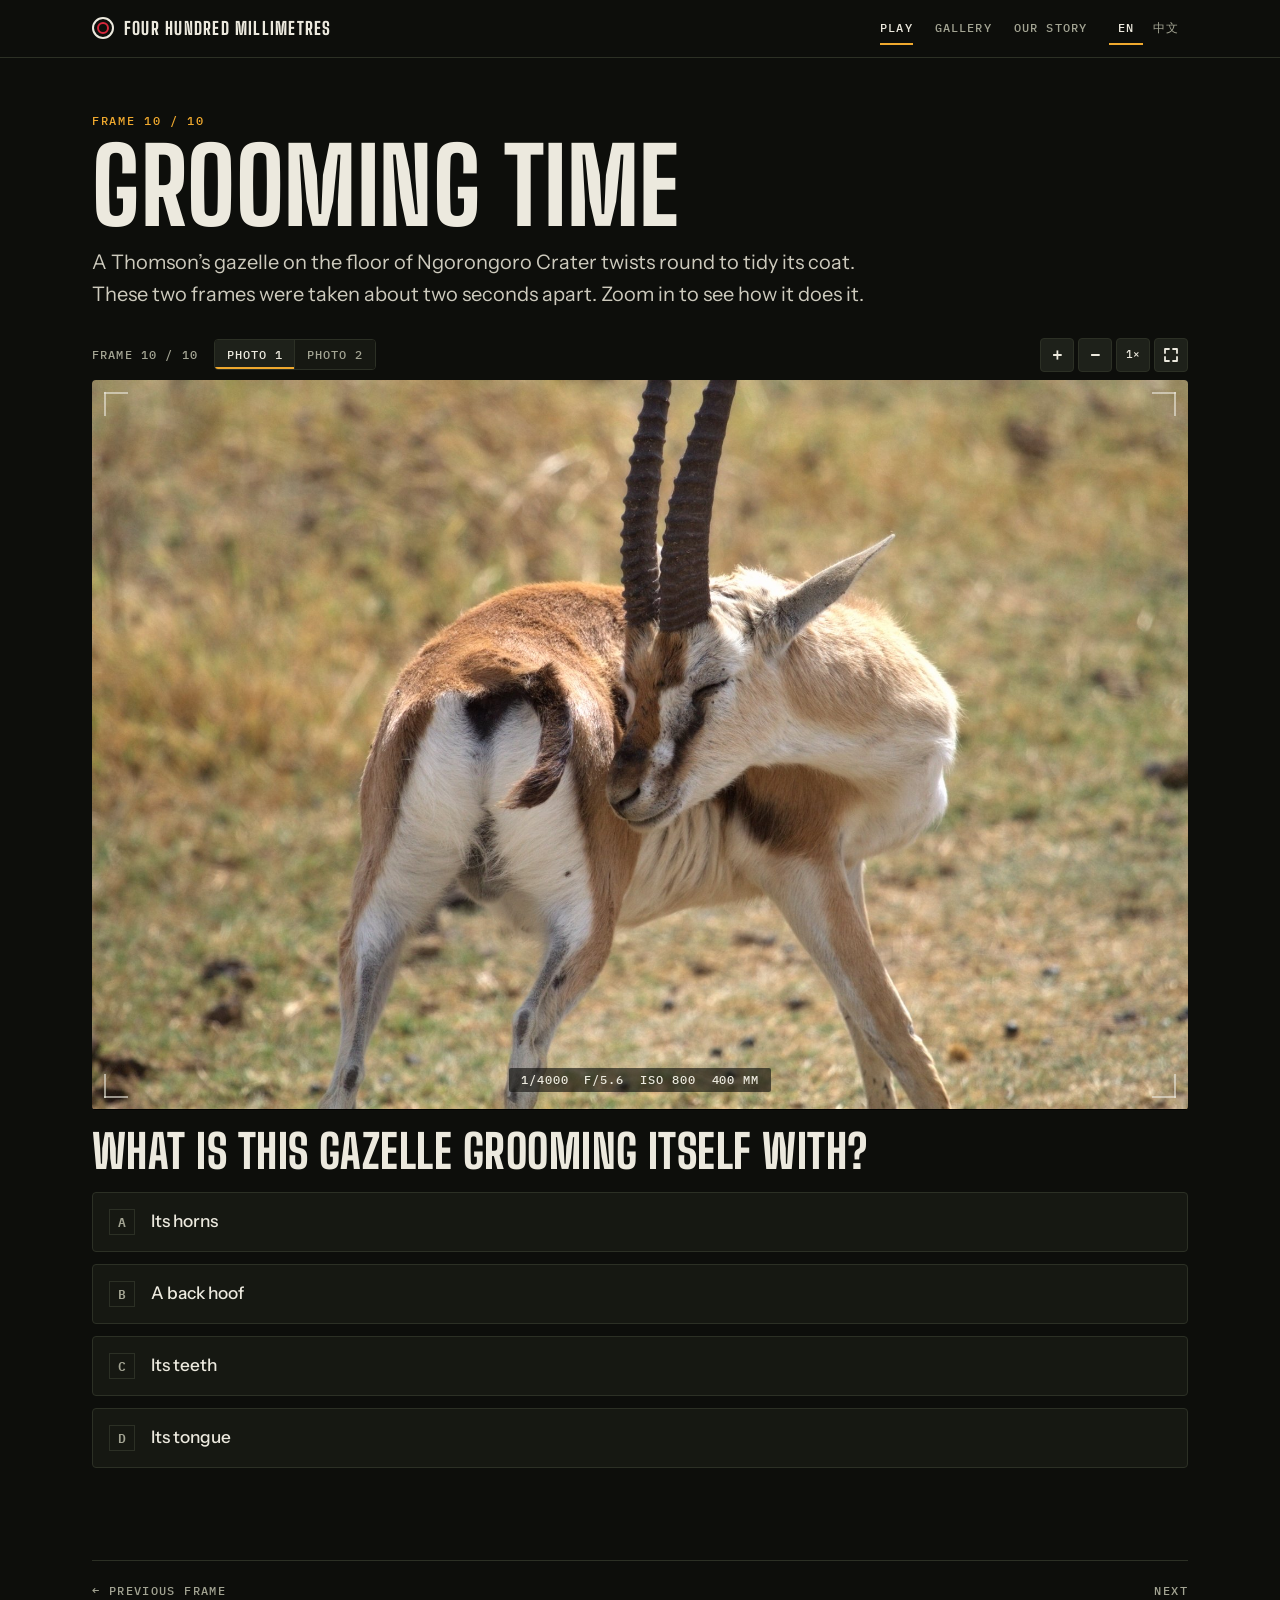
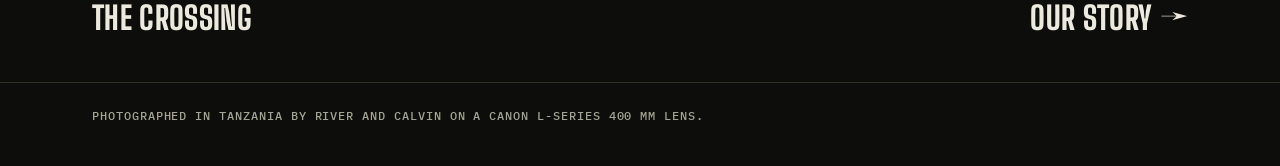
<file: grooming.html>
<!doctype html>
<html lang="en">
<head>
<meta charset="utf-8">
<meta name="viewport" content="width=device-width, initial-scale=1, viewport-fit=cover">
<title data-i18n="gaz.doc">Grooming Time · Four Hundred Millimetres</title>
<meta name="description" content="A Thomson’s gazelle twists round to tidy its coat. What is it using?">
<link rel="icon" href="data:image/svg+xml,%3Csvg xmlns='http://www.w3.org/2000/svg' viewBox='0 0 32 32'%3E%3Crect width='32' height='32' rx='6' fill='%230d0e0b'/%3E%3Ccircle cx='16' cy='16' r='10' fill='none' stroke='%23ece9de' stroke-width='3'/%3E%3Ccircle cx='16' cy='16' r='5' fill='none' stroke='%23d6283c' stroke-width='3'/%3E%3C/svg%3E">
<link rel="preconnect" href="https://fonts.googleapis.com">
<link rel="preconnect" href="https://fonts.gstatic.com" crossorigin>
<link rel="stylesheet" href="https://fonts.googleapis.com/css2?family=Big+Shoulders+Display:wght@700;800;900&family=IBM+Plex+Mono:wght@400;500;600&family=Instrument+Sans:wght@400;500;600;700&display=swap">
<link rel="stylesheet" href="css/site.css?v=11dec61a">
</head>
<body>

<header class="topbar" data-topbar></header>

<main class="wrap" data-frame="grooming">
  <div class="page-head">
    <p class="eyebrow" data-frame-label></p>
    <h1 data-i18n="gaz.h1">Grooming Time</h1>
    <p class="lede" data-i18n="gaz.lede">A Thomson’s gazelle on the floor of Ngorongoro Crater twists round to tidy its coat. These two frames were taken about two seconds apart. Zoom in to see how it does it.</p>
  </div>

  <section class="quiz" aria-labelledby="q">
    <figure class="frame">
      <div class="hud">
        <span data-frame-label></span>
        <div class="seg" role="group" aria-label="Choose a photo" data-i18n-attr="aria-label:gaz.switchAria">
          <button type="button" data-photo="1" aria-pressed="true" data-i18n="gaz.photo1">Photo 1</button>
          <button type="button" data-photo="2" aria-pressed="false" data-i18n="gaz.photo2">Photo 2</button>
        </div>
      </div>
      <div class="stage-slot" style="--ar: 2000 / 1333">
        <div class="vf zoomable" id="stage" tabindex="0" role="group" aria-label="Photo. Use the zoom buttons, or the plus, minus and arrow keys, to look closer." data-i18n-attr="aria-label:zoom.stage">
          <img src="images/gazelle-1.jpg?v=be33ca20" data-full="images/gazelle-1-large.jpg?v=a813ec02" data-full-width="4752" width="2000" height="1333" alt="A Thomson’s gazelle with long ringed horns curls its head back to its rump, eyes shut, its mouth pressed into its fur." data-i18n-attr="alt:gaz.alt1">
        </div>
      </div>
    </figure>

    <h2 class="h2" id="q" data-i18n="gaz.q">What is this gazelle grooming itself with?</h2>
    <ul class="opts" id="opts"></ul>
    <p class="feedback" id="feedback" role="status" aria-live="polite"></p>

    <div class="reveal" id="reveal" tabindex="-1" hidden>
      <div class="callout">
        <h3 class="h3" data-i18n="gaz.crater.h">Grooming in the crater</h3>
        <p data-i18n="gaz.crater">On the grassy floor of Ngorongoro Crater, Thomson’s gazelles groom on a regular rhythm, not only when they itch, combing their coats with their lower front teeth to pick off ticks before the ticks can start to feed.</p>
      </div>
      <div class="reveal-grid">
        <div>
          <h3 class="h3" data-i18n="gaz.facts.h">Fun facts</h3>
          <ul class="facts">
            <li data-i18n="gaz.fact1">Thomson’s gazelles, often called “Tommies”, have a bold black band along each side.</li>
            <li data-i18n="gaz.fact2">Both males and females have ringed horns. A male’s are 25–43 cm long; a female’s only 7–15 cm.</li>
            <li data-i18n="gaz.fact3">When a predator is near, Tommies often “stot”: they bounce high on stiff legs, which may startle the hunter and show off their strength.</li>
          </ul>
        </div>
      </div>
      <div class="actions">
        <a class="btn btn-primary" data-next href="index.html#frames">Next frame</a>
        <button class="btn" id="againBtn" type="button" data-i18n="btn.again">Play again</button>
      </div>
    </div>
  </section>

  <nav class="pager" aria-label="Frames" data-pager></nav>
</main>

<footer class="footer">
  <div class="wrap">
    <p data-i18n="footer">Photographed in Tanzania on a Canon L-series 400 mm lens.</p>
  </div>
</footer>

<noscript><p class="wrap">This game needs JavaScript to run.</p></noscript>
<script src="js/i18n.js?v=21f168c5"></script>
<script src="js/frames.js?v=9e8f0dad"></script>
<script src="js/zoom.js?v=920a7e9d"></script>
<script src="js/quiz.js?v=669e8c48"></script>
<script src="js/gazelle.js?v=ee05e7b4"></script>
</body>
</html>
</file>
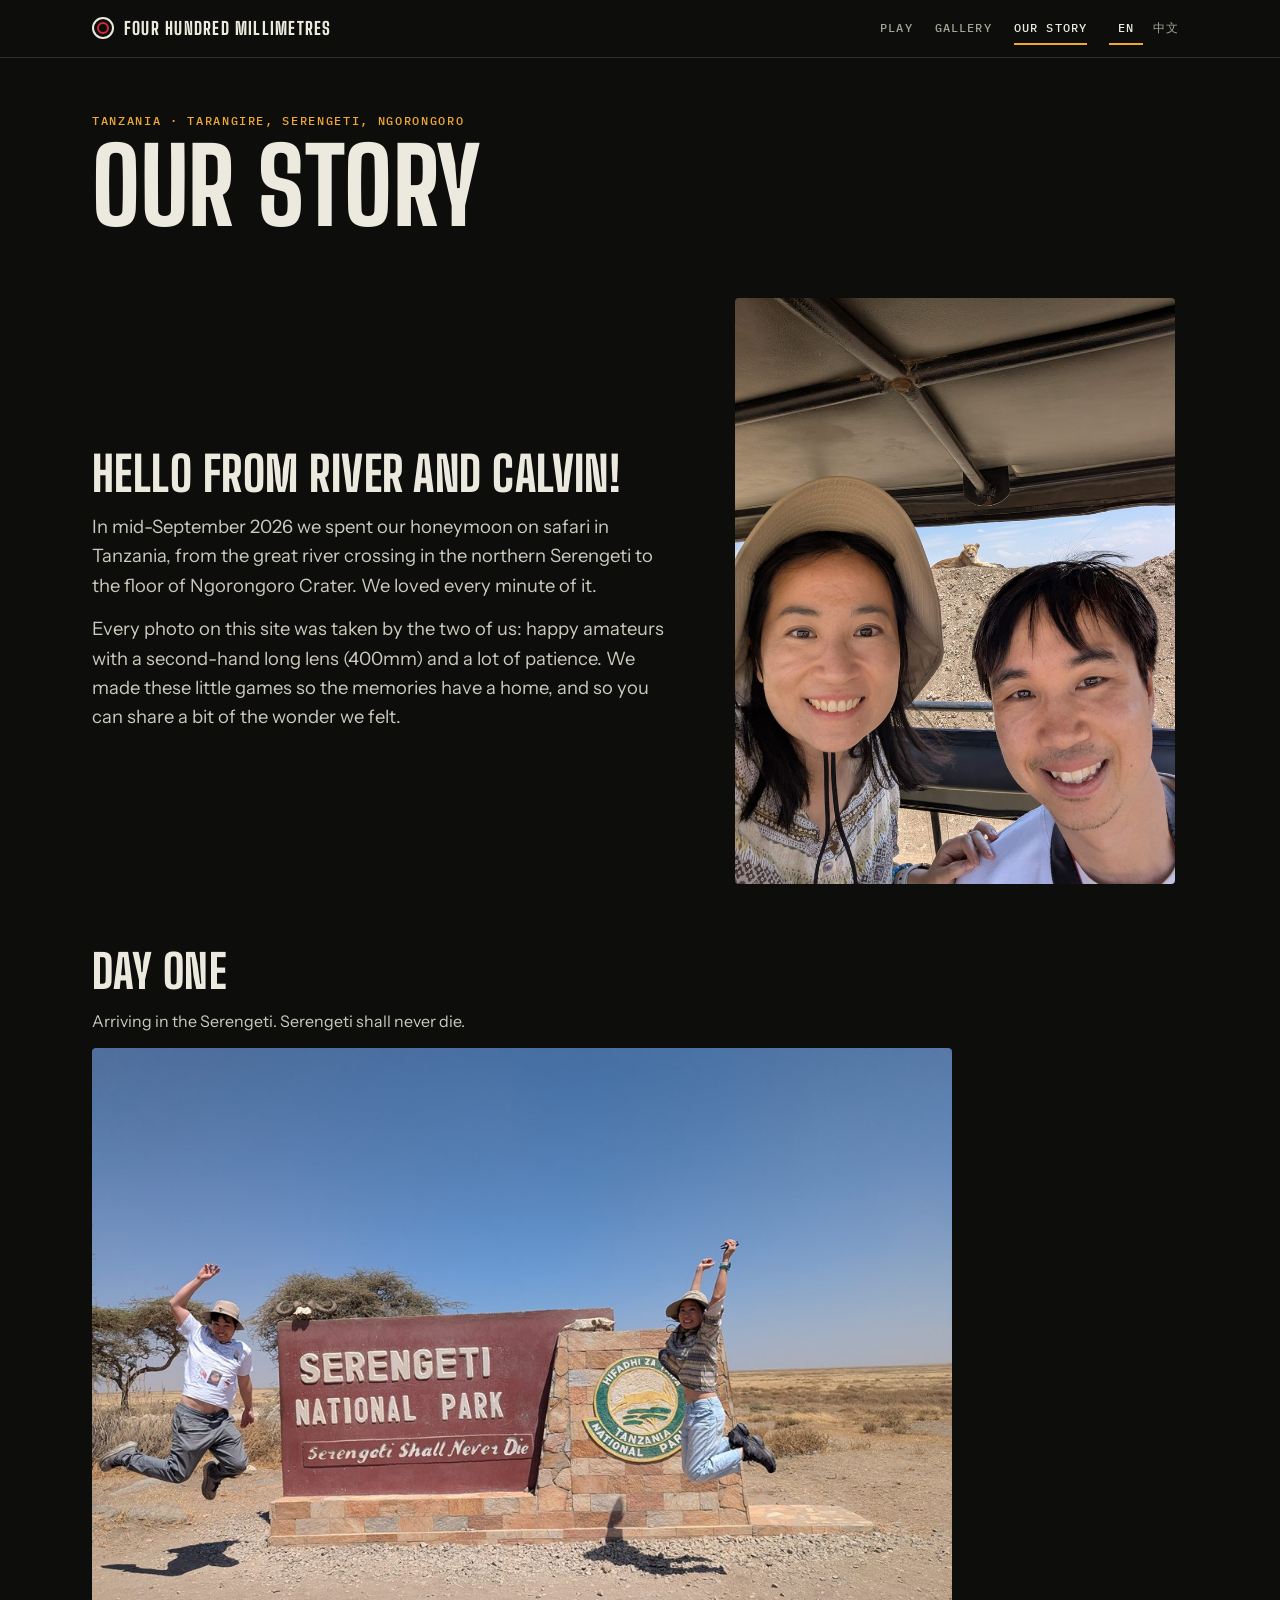
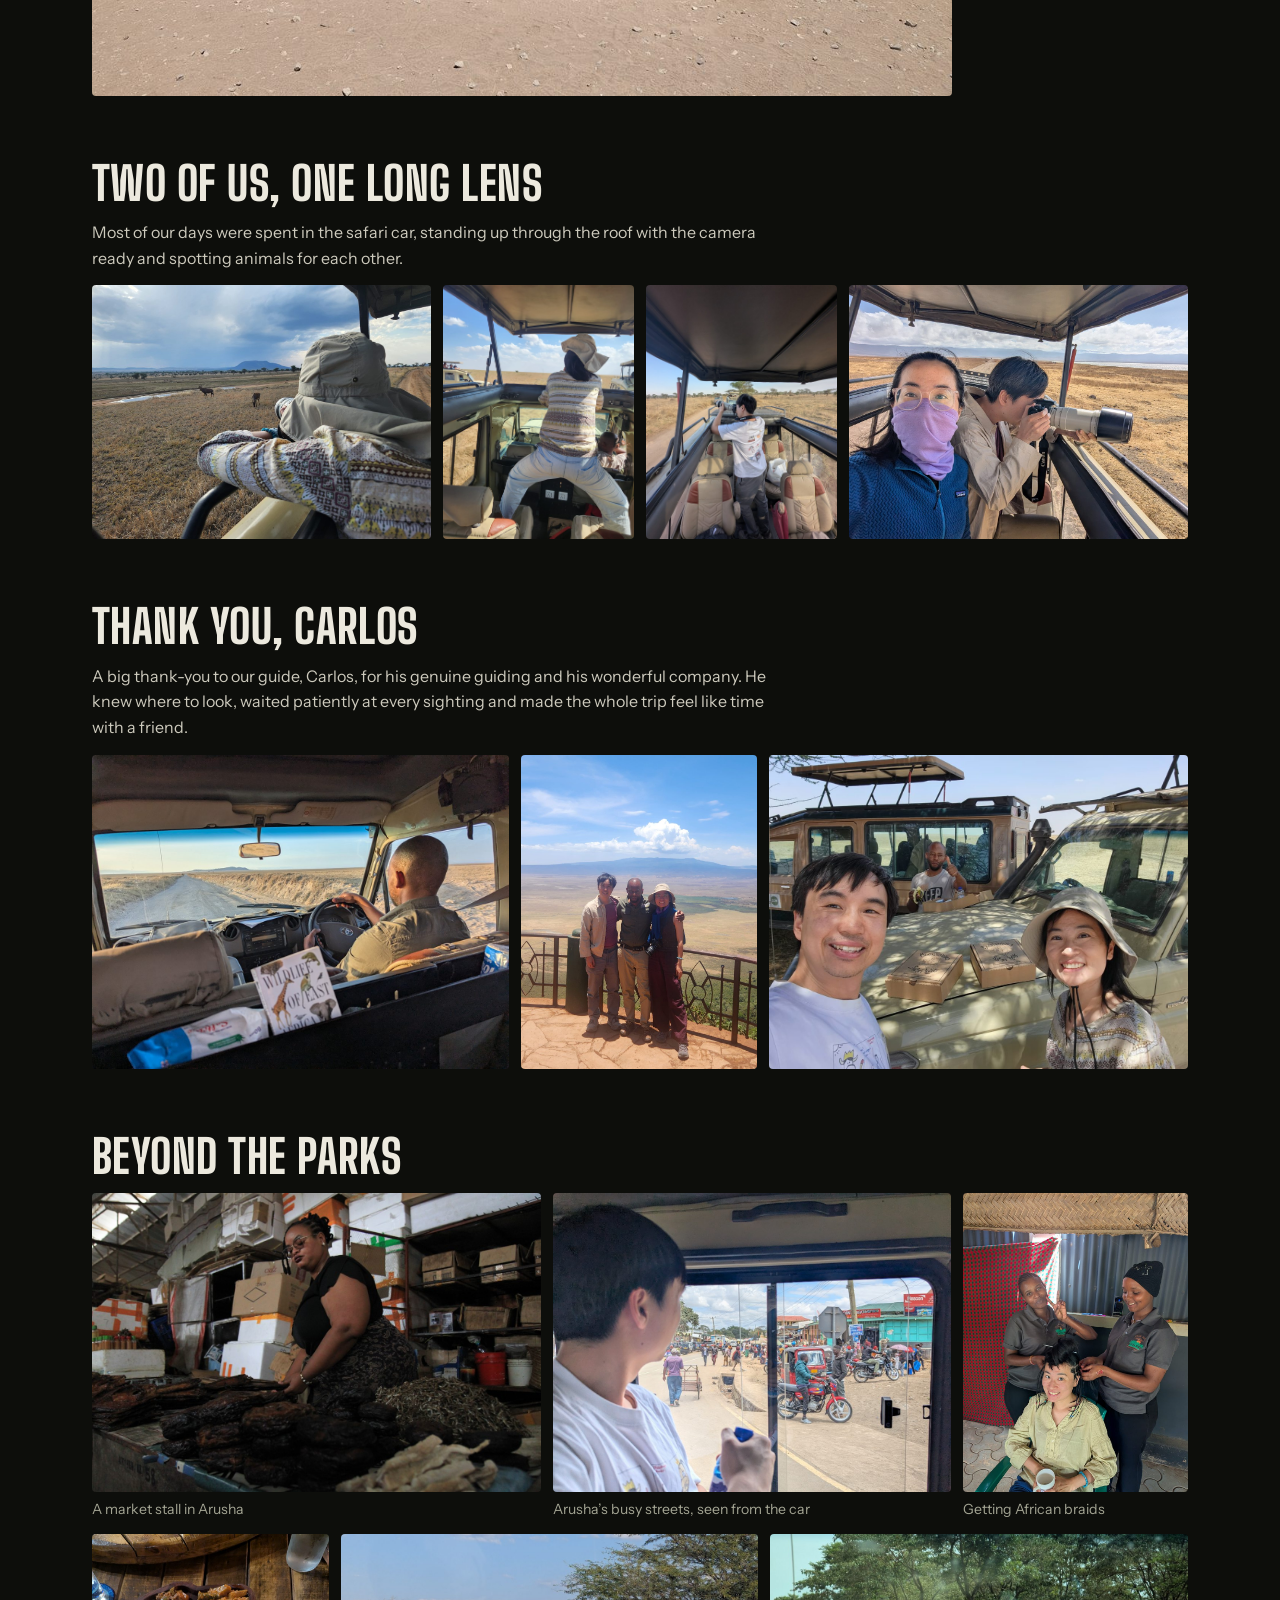
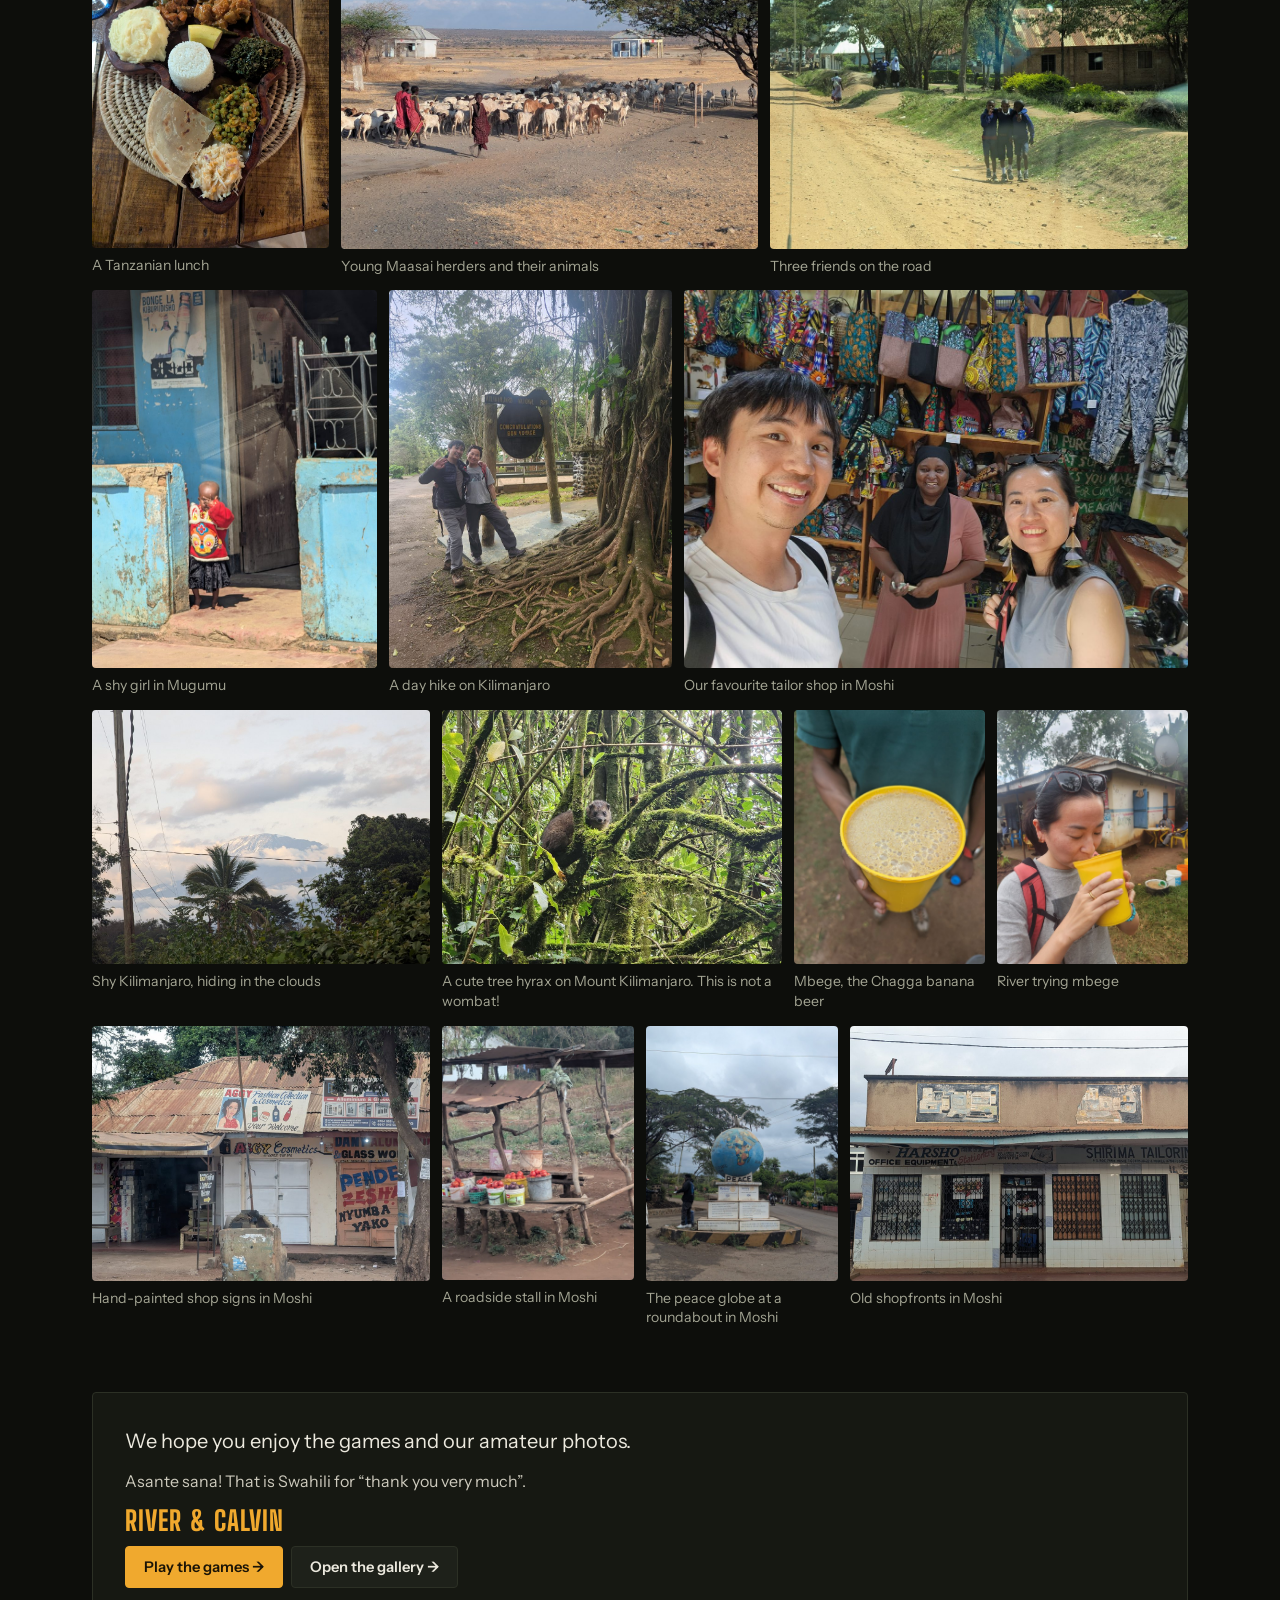
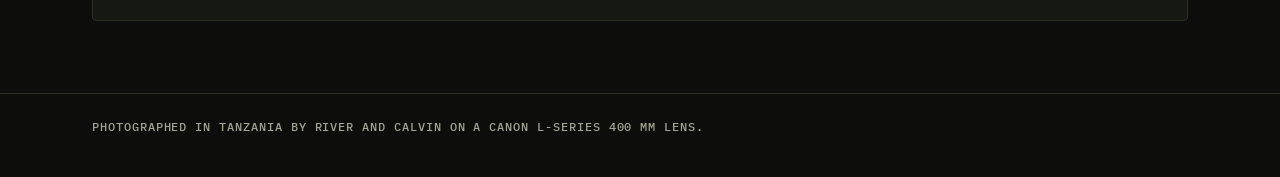
<file: our-story.html>
<!doctype html>
<html lang="en">
<head>
<meta charset="utf-8">
<meta name="viewport" content="width=device-width, initial-scale=1, viewport-fit=cover">
<title data-i18n="story.doc">Our Story · Four Hundred Millimetres</title>
<meta name="description" content="River and Calvin's honeymoon safari in Tanzania, September 2026.">
<link rel="icon" href="data:image/svg+xml,%3Csvg xmlns='http://www.w3.org/2000/svg' viewBox='0 0 32 32'%3E%3Crect width='32' height='32' rx='6' fill='%230d0e0b'/%3E%3Ccircle cx='16' cy='16' r='10' fill='none' stroke='%23ece9de' stroke-width='3'/%3E%3Ccircle cx='16' cy='16' r='5' fill='none' stroke='%23d6283c' stroke-width='3'/%3E%3C/svg%3E">
<link rel="preconnect" href="https://fonts.googleapis.com">
<link rel="preconnect" href="https://fonts.gstatic.com" crossorigin>
<link rel="stylesheet" href="https://fonts.googleapis.com/css2?family=Big+Shoulders+Display:wght@700;800;900&family=IBM+Plex+Mono:wght@400;500;600&family=Instrument+Sans:wght@400;500;600;700&display=swap">
<link rel="stylesheet" href="css/site.css?v=11dec61a">
</head>
<body data-page="story">

<header class="topbar" data-topbar></header>

<main class="wrap story">
  <div class="page-head">
    <p class="eyebrow" data-i18n="story.eyebrow">Tanzania · Tarangire, Serengeti, Ngorongoro</p>
    <h1 data-i18n="story.h1">Our Story</h1>
  </div>

  <!-- Each photo: data-photo = file name in images/story (and images/story/m for the page), data-w / data-h = its size. -->
  <section class="story-intro" aria-labelledby="hello">
    <div class="story-text">
      <h2 class="story-hello" id="hello" data-i18n="story.hello">Hello from River and Calvin!</h2>
      <p data-i18n="story.p1">In mid-September 2026 we spent our honeymoon on safari in Tanzania, from the great river crossing in the northern Serengeti to the floor of Ngorongoro Crater. We loved every minute of it.</p>
      <p data-i18n="story.p2">Every photo on this site was taken by the two of us: happy amateurs with a second-hand long lens (400mm) and a lot of patience. We made these little games so the memories have a home, and so you can share a bit of the wonder we felt.</p>
    </div>
    <figure class="story-photo" style="--ar: 0.75">
      <button type="button" data-photo="river-and-calvin" data-w="825" data-h="1100"><img src="images/story/m/river-and-calvin.jpg?v=86026d1b" width="825" height="1100" alt=""></button>
    </figure>
  </section>

  <section class="story-sec" aria-labelledby="day1">
    <h2 class="h2" id="day1" data-i18n="story.day1.h">Day one</h2>
    <p data-i18n="story.day1.p">Arriving in the Serengeti. Serengeti shall never die.</p>
    <div class="story-row single">
      <figure class="story-photo" style="--ar: 1.3285">
        <button type="button" data-photo="serengeti-day-one" data-w="1100" data-h="828"><img src="images/story/m/serengeti-day-one.jpg?v=b5ca98a3" width="1100" height="828" alt="" loading="lazy"></button>
      </figure>
    </div>
  </section>

  <section class="story-sec" aria-labelledby="lens">
    <h2 class="h2" id="lens" data-i18n="story.lens.h">Two of us, one long lens</h2>
    <p data-i18n="story.lens.p">Most of our days were spent in the safari car, standing up through the roof with the camera ready and spotting animals for each other.</p>
    <div class="story-row" style="--cols: 1.3333fr 0.75fr 0.7527fr 1.3333fr">
      <figure class="story-photo" style="--ar: 1.3333">
        <button type="button" data-photo="river-watching" data-w="1100" data-h="825"><img src="images/story/m/river-watching.jpg?v=6b807f23" width="1100" height="825" alt="" loading="lazy"></button>
      </figure>
      <figure class="story-photo" style="--ar: 0.75">
        <button type="button" data-photo="river-on-the-lookout" data-w="825" data-h="1100"><img src="images/story/m/river-on-the-lookout.jpg?v=74201346" width="825" height="1100" alt="" loading="lazy"></button>
      </figure>
      <figure class="story-photo" style="--ar: 0.7527">
        <button type="button" data-photo="calvin-with-the-lens" data-w="828" data-h="1100"><img src="images/story/m/calvin-with-the-lens.jpg?v=c8a43a08" width="828" height="1100" alt="" loading="lazy"></button>
      </figure>
      <figure class="story-photo" style="--ar: 1.3333">
        <button type="button" data-photo="two-of-us-in-the-car" data-w="1100" data-h="825"><img src="images/story/m/two-of-us-in-the-car.jpg?v=b960b97f" width="1100" height="825" alt="" loading="lazy"></button>
      </figure>
    </div>
  </section>

  <section class="story-sec" aria-labelledby="carlos">
    <h2 class="h2" id="carlos" data-i18n="story.carlos.h">Thank you, Carlos</h2>
    <p data-i18n="story.carlos.p">A big thank-you to our guide, Carlos, for his genuine guiding and his wonderful company. He knew where to look, waited patiently at every sighting and made the whole trip feel like time with a friend.</p>
    <div class="story-row" style="--cols: 1.3285fr 0.75fr 1.3333fr">
      <figure class="story-photo" style="--ar: 1.3285">
        <button type="button" data-photo="carlos-driving" data-w="1100" data-h="828"><img src="images/story/m/carlos-driving.jpg?v=123217d0" width="1100" height="828" alt="" loading="lazy"></button>
      </figure>
      <figure class="story-photo" style="--ar: 0.75">
        <button type="button" data-photo="three-of-us-with-carlos" data-w="825" data-h="1100"><img src="images/story/m/three-of-us-with-carlos.jpg?v=a6938a08" width="825" height="1100" alt="" loading="lazy"></button>
      </figure>
      <figure class="story-photo" style="--ar: 1.3333">
        <button type="button" data-photo="lunch-with-carlos" data-w="1100" data-h="825"><img src="images/story/m/lunch-with-carlos.jpg?v=f20a935a" width="1100" height="825" alt="" loading="lazy"></button>
      </figure>
    </div>
  </section>

  <section class="story-sec" aria-labelledby="beyond">
    <h2 class="h2" id="beyond" data-i18n="story.beyond.h">Beyond the parks</h2>
    <div class="story-row" style="--cols: 1.5007fr 1.3285fr 0.7527fr">
      <figure class="story-photo" style="--ar: 1.5007">
        <button type="button" data-photo="arusha-market" data-w="1100" data-h="733"><img src="images/story/m/arusha-market.jpg?v=d549fc30" width="1100" height="733" alt="" loading="lazy"></button>
        <figcaption data-i18n="story.cap.arusha-market">A market stall in Arusha</figcaption>
      </figure>
      <figure class="story-photo" style="--ar: 1.3285">
        <button type="button" data-photo="arusha-streets" data-w="1100" data-h="828"><img src="images/story/m/arusha-streets.jpg?v=9de247b3" width="1100" height="828" alt="" loading="lazy"></button>
        <figcaption data-i18n="story.cap.arusha-streets">Arusha’s busy streets, seen from the car</figcaption>
      </figure>
      <figure class="story-photo" style="--ar: 0.7527">
        <button type="button" data-photo="african-braids" data-w="828" data-h="1100"><img src="images/story/m/african-braids.jpg?v=80bb4143" width="828" height="1100" alt="" loading="lazy"></button>
        <figcaption data-i18n="story.cap.african-braids">Getting African braids</figcaption>
      </figure>
    </div>
    <div class="story-row" style="--cols: 0.7527fr 1.3285fr 1.3285fr">
      <figure class="story-photo" style="--ar: 0.7527">
        <button type="button" data-photo="tanzanian-lunch" data-w="828" data-h="1100"><img src="images/story/m/tanzanian-lunch.jpg?v=70c6ea4f" width="828" height="1100" alt="" loading="lazy"></button>
        <figcaption data-i18n="story.cap.tanzanian-lunch">A Tanzanian lunch</figcaption>
      </figure>
      <figure class="story-photo" style="--ar: 1.3285">
        <button type="button" data-photo="maasai-herders" data-w="1100" data-h="828"><img src="images/story/m/maasai-herders.jpg?v=fb746ac6" width="1100" height="828" alt="" loading="lazy"></button>
        <figcaption data-i18n="story.cap.maasai-herders">Young Maasai herders and their animals</figcaption>
      </figure>
      <figure class="story-photo" style="--ar: 1.3285">
        <button type="button" data-photo="three-friends" data-w="1100" data-h="828"><img src="images/story/m/three-friends.jpg?v=aeaa3f17" width="1100" height="828" alt="" loading="lazy"></button>
        <figcaption data-i18n="story.cap.three-friends">Three friends on the road</figcaption>
      </figure>
    </div>
    <div class="story-row" style="--cols: 0.7527fr 0.75fr 1.3333fr">
      <figure class="story-photo" style="--ar: 0.7527">
        <button type="button" data-photo="girl-in-mugumu" data-w="828" data-h="1100"><img src="images/story/m/girl-in-mugumu.jpg?v=d4d84a8c" width="828" height="1100" alt="" loading="lazy"></button>
        <figcaption data-i18n="story.cap.girl-in-mugumu">A shy girl in Mugumu</figcaption>
      </figure>
      <figure class="story-photo" style="--ar: 0.75">
        <button type="button" data-photo="kilimanjaro-day-hike" data-w="825" data-h="1100"><img src="images/story/m/kilimanjaro-day-hike.jpg?v=31b36183" width="825" height="1100" alt="" loading="lazy"></button>
        <figcaption data-i18n="story.cap.kilimanjaro-day-hike">A day hike on Kilimanjaro</figcaption>
      </figure>
      <figure class="story-photo" style="--ar: 1.3333">
        <button type="button" data-photo="moshi-tailor-shop" data-w="1100" data-h="825"><img src="images/story/m/moshi-tailor-shop.jpg?v=5d4cc3b7" width="1100" height="825" alt="" loading="lazy"></button>
        <figcaption data-i18n="story.cap.moshi-tailor-shop">Our favourite tailor shop in Moshi</figcaption>
      </figure>
    </div>
    <div class="story-row" style="--cols: 1.3285fr 1.3333fr 0.7527fr 0.75fr">
      <figure class="story-photo" style="--ar: 1.3285">
        <button type="button" data-photo="shy-kilimanjaro" data-w="1100" data-h="828"><img src="images/story/m/shy-kilimanjaro.jpg?v=46617aef" width="1100" height="828" alt="" loading="lazy"></button>
        <figcaption data-i18n="story.cap.shy-kilimanjaro">Shy Kilimanjaro, hiding in the clouds</figcaption>
      </figure>
      <figure class="story-photo" style="--ar: 1.3333">
        <button type="button" data-photo="tree-hyrax" data-w="1100" data-h="825"><img src="images/story/m/tree-hyrax.jpg?v=e4a8382c" width="1100" height="825" alt="" loading="lazy"></button>
        <figcaption data-i18n="story.cap.tree-hyrax">A cute tree hyrax on Mount Kilimanjaro. This is not a wombat!</figcaption>
      </figure>
      <figure class="story-photo" style="--ar: 0.7527">
        <button type="button" data-photo="mbege" data-w="828" data-h="1100"><img src="images/story/m/mbege.jpg?v=8cb1803f" width="828" height="1100" alt="" loading="lazy"></button>
        <figcaption data-i18n="story.cap.mbege">Mbege, the Chagga banana beer</figcaption>
      </figure>
      <figure class="story-photo" style="--ar: 0.75">
        <button type="button" data-photo="river-trying-mbege" data-w="825" data-h="1100"><img src="images/story/m/river-trying-mbege.jpg?v=df73be76" width="825" height="1100" alt="" loading="lazy"></button>
        <figcaption data-i18n="story.cap.river-trying-mbege">River trying mbege</figcaption>
      </figure>
    </div>
    <div class="story-row" style="--cols: 1.3285fr 0.7527fr 0.7527fr 1.3285fr">
      <figure class="story-photo" style="--ar: 1.3285">
        <button type="button" data-photo="moshi-street-1" data-w="1100" data-h="828"><img src="images/story/m/moshi-street-1.jpg?v=16706e70" width="1100" height="828" alt="" loading="lazy"></button>
        <figcaption data-i18n="story.cap.moshi-street-1">Hand-painted shop signs in Moshi</figcaption>
      </figure>
      <figure class="story-photo" style="--ar: 0.7527">
        <button type="button" data-photo="moshi-street-2" data-w="828" data-h="1100"><img src="images/story/m/moshi-street-2.jpg?v=5d793de9" width="828" height="1100" alt="" loading="lazy"></button>
        <figcaption data-i18n="story.cap.moshi-street-2">A roadside stall in Moshi</figcaption>
      </figure>
      <figure class="story-photo" style="--ar: 0.7527">
        <button type="button" data-photo="moshi-street-3" data-w="828" data-h="1100"><img src="images/story/m/moshi-street-3.jpg?v=398aca20" width="828" height="1100" alt="" loading="lazy"></button>
        <figcaption data-i18n="story.cap.moshi-street-3">The peace globe at a roundabout in Moshi</figcaption>
      </figure>
      <figure class="story-photo" style="--ar: 1.3285">
        <button type="button" data-photo="moshi-street-4" data-w="1100" data-h="828"><img src="images/story/m/moshi-street-4.jpg?v=d7c21bdd" width="1100" height="828" alt="" loading="lazy"></button>
        <figcaption data-i18n="story.cap.moshi-street-4">Old shopfronts in Moshi</figcaption>
      </figure>
    </div>
  </section>

  <section class="story-end" aria-label="Thank you" data-i18n-attr="aria-label:story.endAria">
    <p class="lede" data-i18n="story.end">We hope you enjoy the games and our amateur photos.</p>
    <p data-i18n="story.thanks">Asante sana! That is Swahili for “thank you very much”.</p>
    <p class="story-sign" data-i18n="story.sign">River &amp; Calvin</p>
    <div class="actions">
      <a class="btn btn-primary" href="index.html#frames" data-i18n="gal.games">Play the games →</a>
      <a class="btn" href="gallery.html" data-i18n="home.gallery.btn">Open the gallery →</a>
    </div>
  </section>
</main>

<footer class="footer">
  <div class="wrap">
    <p data-i18n="footer">Photographed in Tanzania by River and Calvin on a Canon L-series 400 mm lens.</p>
  </div>
</footer>

<noscript><p class="wrap">The photos here open bigger with JavaScript on.</p></noscript>
<script src="js/i18n.js?v=21f168c5"></script>
<script src="js/frames.js?v=9e8f0dad"></script>
<script src="js/zoom.js?v=920a7e9d"></script>
<script src="js/viewer.js?v=48e33698"></script>
<script src="js/story.js?v=b40de55e"></script>
</body>
</html>
</file>
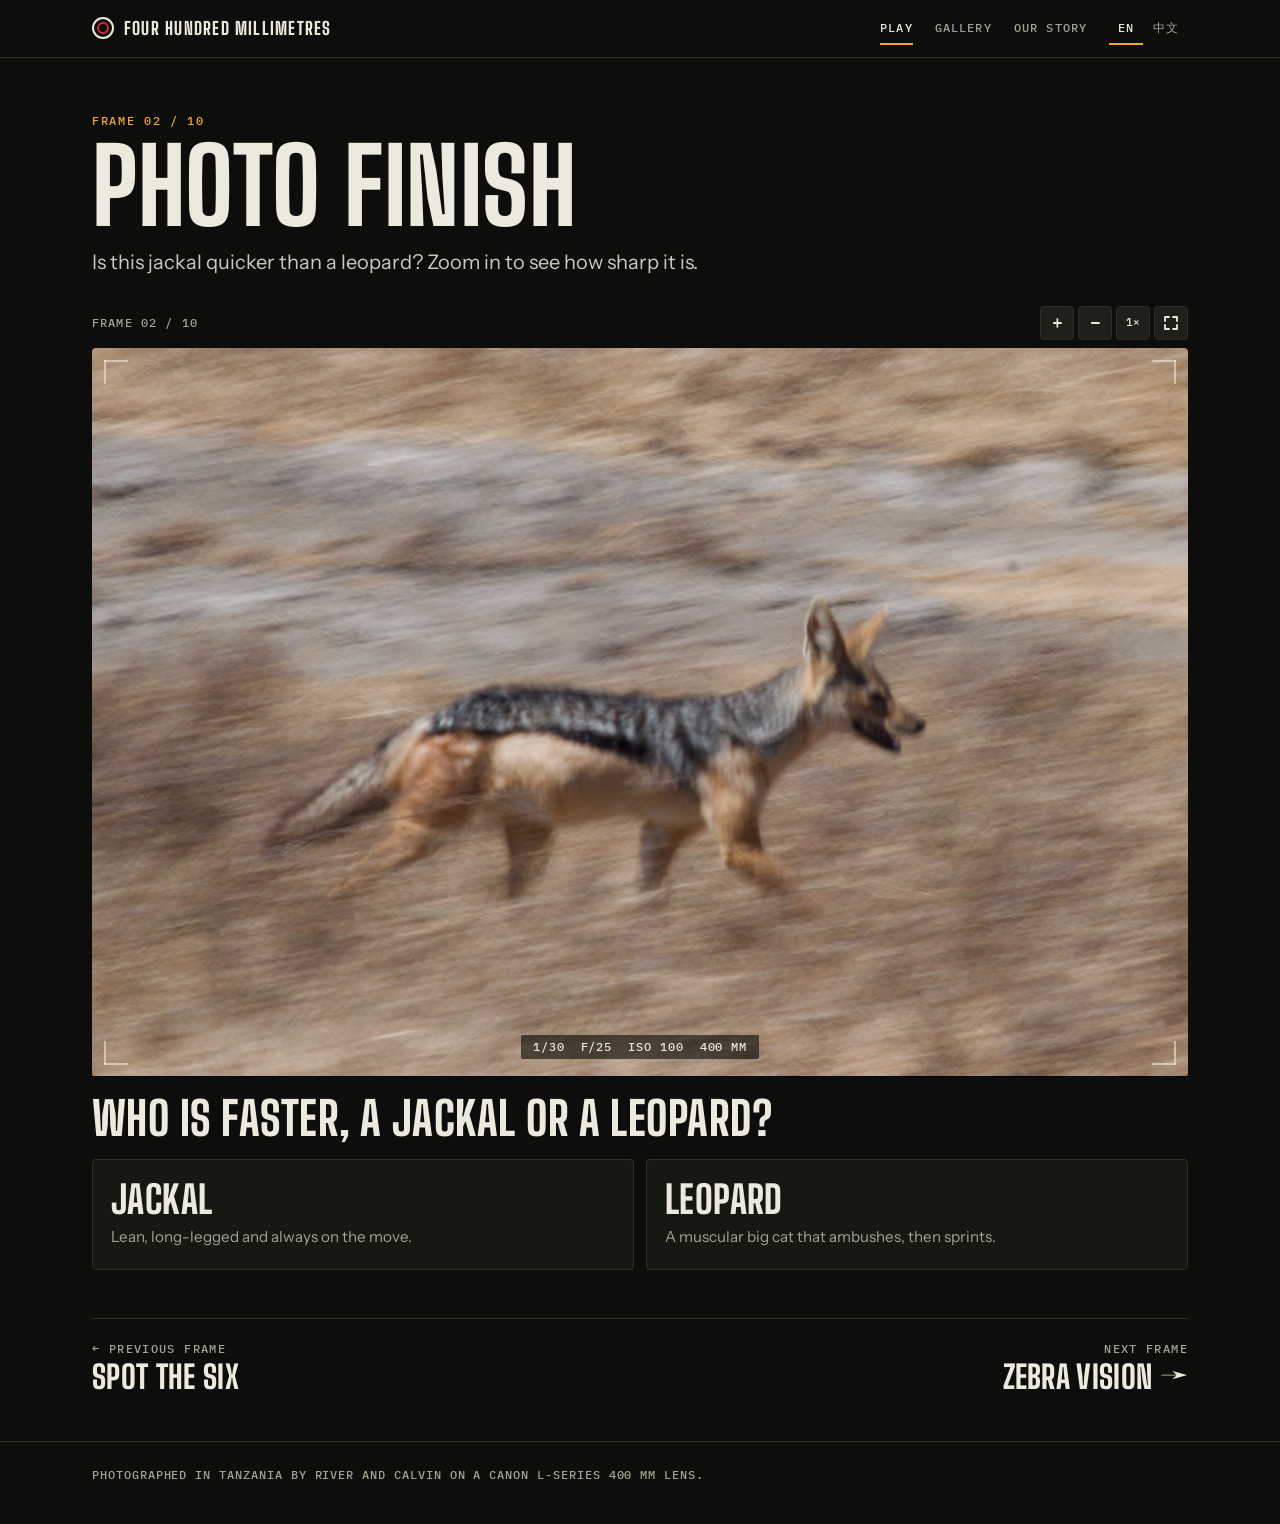
<file: photo-finish.html>
<!doctype html>
<html lang="en">
<head>
<meta charset="utf-8">
<meta name="viewport" content="width=device-width, initial-scale=1, viewport-fit=cover">
<title data-i18n="finish.doc">Photo Finish · Four Hundred Millimetres</title>
<meta name="description" content="A jackal caught mid-run. Is it faster than a leopard?">
<link rel="icon" href="data:image/svg+xml,%3Csvg xmlns='http://www.w3.org/2000/svg' viewBox='0 0 32 32'%3E%3Crect width='32' height='32' rx='6' fill='%230d0e0b'/%3E%3Ccircle cx='16' cy='16' r='10' fill='none' stroke='%23ece9de' stroke-width='3'/%3E%3Ccircle cx='16' cy='16' r='5' fill='none' stroke='%23d6283c' stroke-width='3'/%3E%3C/svg%3E">
<link rel="preconnect" href="https://fonts.googleapis.com">
<link rel="preconnect" href="https://fonts.gstatic.com" crossorigin>
<link rel="stylesheet" href="https://fonts.googleapis.com/css2?family=Big+Shoulders+Display:wght@700;800;900&family=IBM+Plex+Mono:wght@400;500;600&family=Instrument+Sans:wght@400;500;600;700&display=swap">
<link rel="stylesheet" href="css/site.css?v=11dec61a">
</head>
<body>

<header class="topbar" data-topbar></header>

<main class="wrap" data-frame="photo-finish">
  <div class="page-head">
    <p class="eyebrow" data-frame-label></p>
    <h1 data-i18n="finish.h1">Photo Finish</h1>
    <p class="lede" data-i18n="finish.lede">Is this jackal quicker than a leopard? Zoom in to see how sharp it is.</p>
  </div>

  <section class="quiz" aria-labelledby="q">
    <figure class="frame">
      <div class="hud"><span data-frame-label></span></div>
      <div class="stage-slot" style="--ar: 2000 / 1331">
        <div class="vf zoomable" id="stage" tabindex="0" role="group" aria-label="Photo. Use the zoom buttons, or the plus, minus and arrow keys, to look closer." data-i18n-attr="aria-label:zoom.stage">
          <img src="images/jackal.jpg?v=c48e8996" data-full="images/jackal-large.jpg?v=f30feab9" data-full-width="2765" width="2000" height="1331" alt="A jackal trotting fast across dry grass, with the grass behind it blurred into horizontal streaks." data-i18n-attr="alt:finish.photoAlt">
        </div>
      </div>
    </figure>

    <h2 class="h2" id="q" data-i18n="finish.q">Who is faster, a jackal or a leopard?</h2>
    <div class="pick" id="pick" role="group" aria-labelledby="q">
      <button class="pick-btn" type="button" data-pick="jackal">
        <span class="pick-name" data-i18n="finish.pick.jackal">Jackal</span>
        <span class="pick-sub" data-i18n="finish.sub.jackal">Lean, long-legged and always on the move.</span>
      </button>
      <button class="pick-btn" type="button" data-pick="leopard">
        <span class="pick-name" data-i18n="finish.pick.leopard">Leopard</span>
        <span class="pick-sub" data-i18n="finish.sub.leopard">A muscular big cat that ambushes, then sprints.</span>
      </button>
    </div>

    <div class="result" id="result" hidden>
      <p class="verdict" id="verdict" role="status" aria-live="polite"></p>

      <div class="race" id="race">
        <div class="race-head"><span data-i18n="finish.raceL">100 m dash, real time</span><span data-i18n="finish.raceR">Top speeds as commonly quoted</span></div>
        <div class="lane" data-who="jackal">
          <div class="who"><span data-i18n="finish.pick.jackal">Jackal</span><small>60 km/h</small></div>
          <div class="track"><div class="trail"></div><div class="runner"></div></div>
          <div class="time">0.0 s</div>
        </div>
        <div class="lane" data-who="leopard">
          <div class="who"><span data-i18n="finish.pick.leopard">Leopard</span><small>58 km/h</small></div>
          <div class="track"><div class="trail"></div><div class="runner"></div></div>
          <div class="time">0.0 s</div>
        </div>
        <div class="race-foot">
          <p id="outcome"></p>
          <button class="btn" id="replayBtn" type="button" data-i18n="finish.watch">Watch again</button>
        </div>
      </div>

      <div class="reveal">
        <div class="reveal-grid">
          <div>
            <h3 class="h3" data-i18n="finish.facts.h">Fun facts</h3>
            <ul class="facts">
              <li data-i18n="finish.fact1">This looks like a black-backed jackal. The black saddle with silver streaks down its back gives the species its name.</li>
              <li data-i18n="finish.fact2">Black-backed jackals often pair for life, and older pups sometimes stay on to help raise the next litter.</li>
              <li data-i18n="finish.fact4">A leopard can haul prey heavier than itself up a tree to keep it away from lions and hyenas.</li>
            </ul>
          </div>
        </div>
        <div class="actions">
          <button class="btn" id="againBtn" type="button" data-i18n="btn.again">Play again</button>
          <a class="btn btn-primary" data-next href="index.html#frames">Next frame</a>
        </div>
      </div>
    </div>
  </section>

  <nav class="pager" aria-label="Frames" data-pager></nav>
</main>

<footer class="footer">
  <div class="wrap">
    <p data-i18n="footer">Photographed in Tanzania on a Canon L-series 400 mm lens.</p>
  </div>
</footer>

<noscript><p class="wrap">This game needs JavaScript to run.</p></noscript>
<script src="js/i18n.js?v=21f168c5"></script>
<script src="js/frames.js?v=9e8f0dad"></script>
<script src="js/zoom.js?v=920a7e9d"></script>
<script src="js/finish.js?v=7e6a75db"></script>
</body>
</html>
</file>
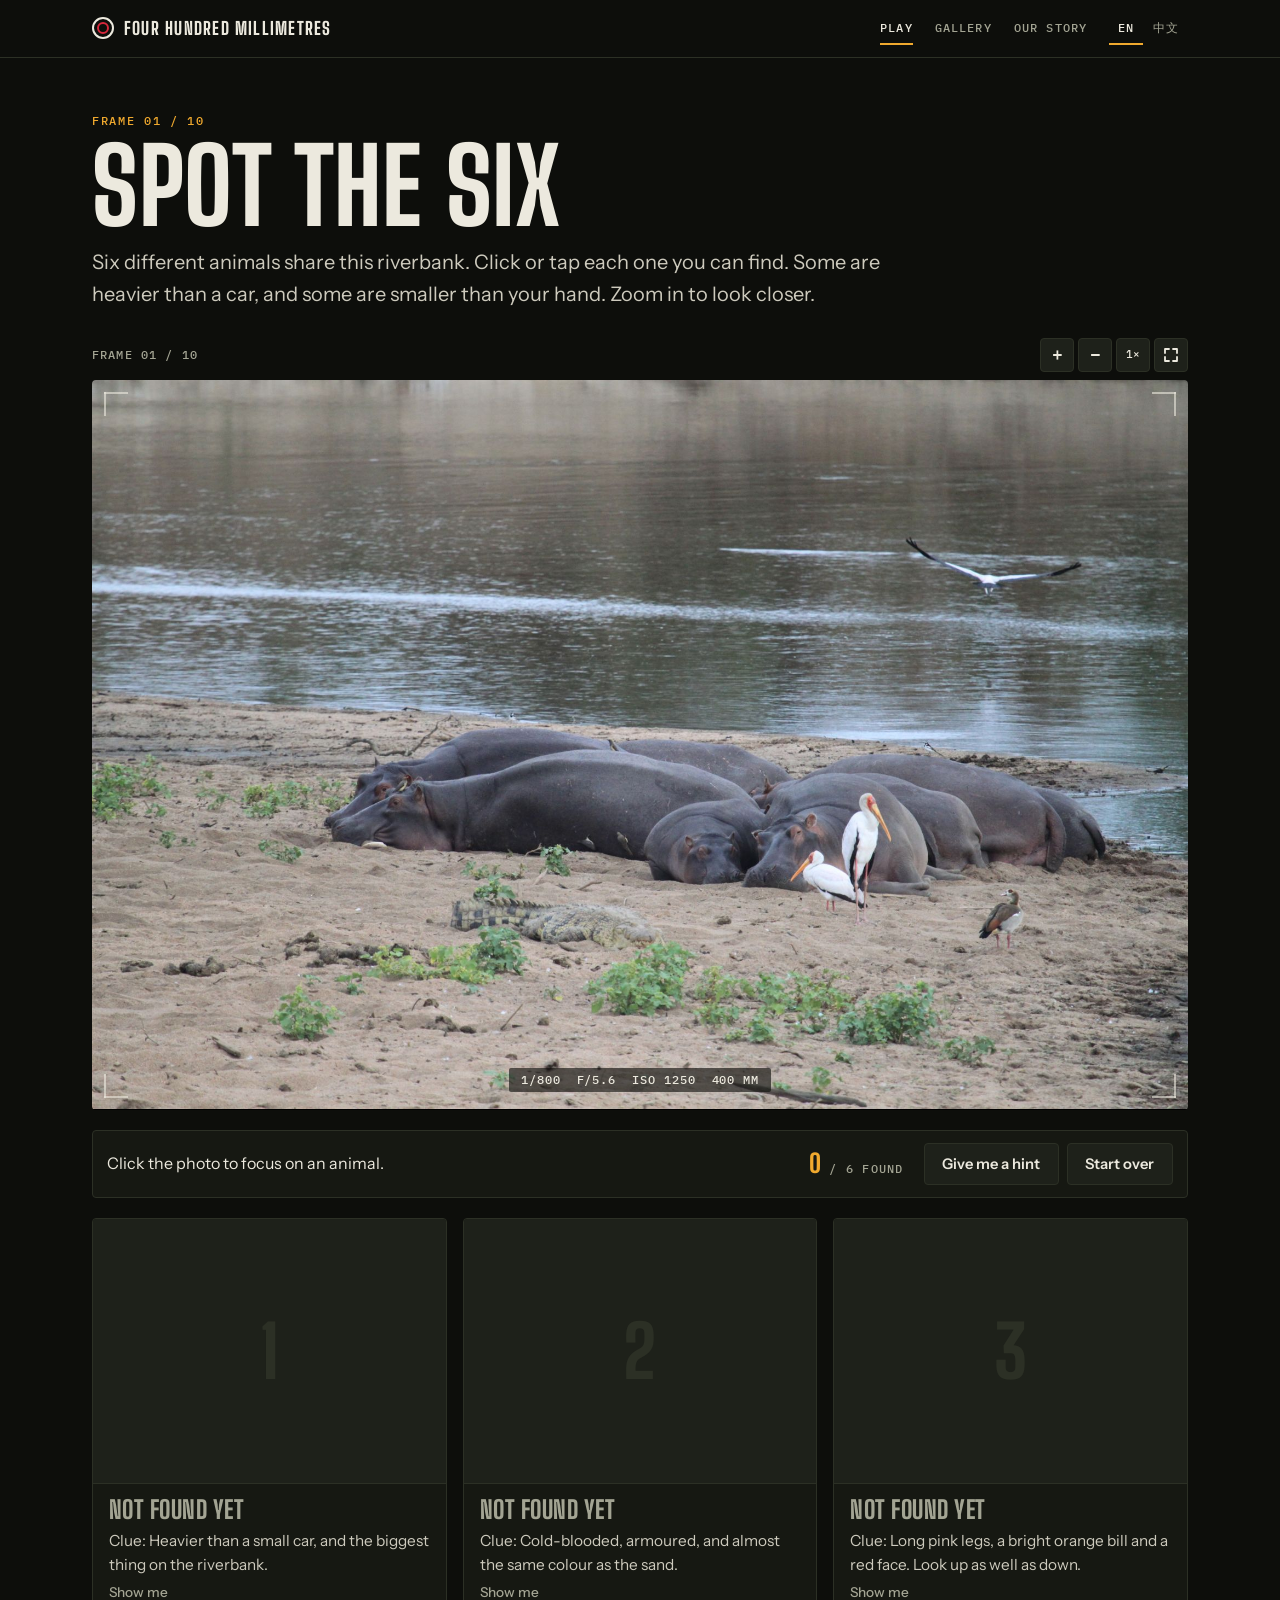
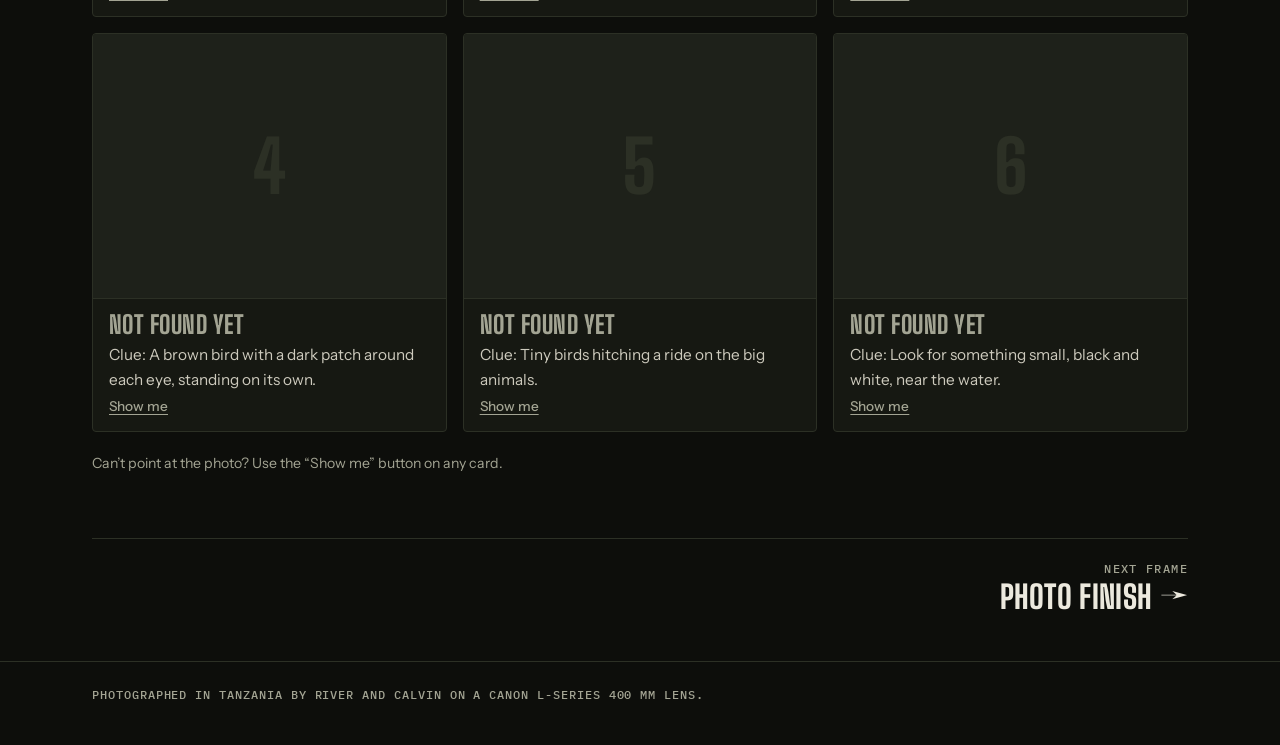
<file: spot-six.html>
<!doctype html>
<html lang="en">
<head>
<meta charset="utf-8">
<meta name="viewport" content="width=device-width, initial-scale=1, viewport-fit=cover">
<title data-i18n="spot.doc">Spot the Six · Four Hundred Millimetres</title>
<meta name="description" content="Six different animals share one Tanzanian riverbank. Find them all.">
<link rel="icon" href="data:image/svg+xml,%3Csvg xmlns='http://www.w3.org/2000/svg' viewBox='0 0 32 32'%3E%3Crect width='32' height='32' rx='6' fill='%230d0e0b'/%3E%3Ccircle cx='16' cy='16' r='10' fill='none' stroke='%23ece9de' stroke-width='3'/%3E%3Ccircle cx='16' cy='16' r='5' fill='none' stroke='%23d6283c' stroke-width='3'/%3E%3C/svg%3E">
<link rel="preconnect" href="https://fonts.googleapis.com">
<link rel="preconnect" href="https://fonts.gstatic.com" crossorigin>
<link rel="stylesheet" href="https://fonts.googleapis.com/css2?family=Big+Shoulders+Display:wght@700;800;900&family=IBM+Plex+Mono:wght@400;500;600&family=Instrument+Sans:wght@400;500;600;700&display=swap">
<link rel="stylesheet" href="css/site.css?v=11dec61a">
</head>
<body>

<header class="topbar" data-topbar></header>

<main class="wrap" data-frame="spot-six">
  <div class="page-head">
    <p class="eyebrow" data-frame-label></p>
    <h1 data-i18n="spot.h1">Spot the Six</h1>
    <p class="lede" data-i18n="spot.lede">Six different animals share this riverbank. Click or tap each one you can find. Some are heavier than a car, and some are smaller than your hand. Zoom in to look closer.</p>
  </div>

  <section class="game" aria-label="Spot the Six game" data-i18n-attr="aria-label:spot.sectionAria">
    <figure class="frame">
      <div class="hud"><span data-frame-label></span></div>
      <div class="stage-slot" style="--ar: 2000 / 1333">
        <div class="vf zoomable stage" id="stage" tabindex="0" role="group" aria-label="Photo. Click an animal to find it. Use the zoom buttons, or the plus, minus and arrow keys, to look closer." data-i18n-attr="aria-label:zoom.stageSpot">
          <img src="images/riverbank.jpg?v=a85e414f" data-full="images/riverbank-large.jpg?v=db7912f7" data-full-width="4752" width="2000" height="1333" alt="A sandy riverbank in Tanzania where a group of animals is resting. Six different kinds of animal are hidden in the scene." data-i18n-attr="alt:spot.photoAlt">
          <div class="marks" id="marks" aria-hidden="true"></div>
        </div>
      </div>
    </figure>

    <div class="statusbar">
      <p class="status" id="status" role="status" aria-live="polite">Click the photo to focus on an animal.</p>
      <p class="count"><strong id="foundCount">0</strong> <span data-i18n="spot.ofFound">/ 6 found</span></p>
      <div class="actions">
        <button class="btn" id="hintBtn" type="button" data-i18n="spot.hintBtn">Give me a hint</button>
        <button class="btn" id="resetBtn" type="button" data-i18n="spot.resetBtn">Start over</button>
      </div>
    </div>

    <div class="complete" id="complete" hidden>
      <h2 class="h2" id="completeTitle"></h2>
      <p id="completeText"></p>
      <div class="actions">
        <a class="btn btn-primary" data-next href="index.html#frames">Next frame</a>
        <button class="btn" id="againBtn" type="button" data-i18n="btn.again">Play again</button>
      </div>
    </div>

    <ol class="slots" id="slots" aria-label="The six animals" data-i18n-attr="aria-label:spot.slotsAria"></ol>
    <p class="fine" data-i18n="spot.fine">Can’t point at the photo? Use the “Show me” button on any card.</p>
  </section>

  <nav class="pager" aria-label="Frames" data-pager></nav>
</main>

<footer class="footer">
  <div class="wrap">
    <p data-i18n="footer">Photographed in Tanzania on a Canon L-series 400 mm lens.</p>
  </div>
</footer>

<noscript><p class="wrap">This game needs JavaScript to run.</p></noscript>
<script src="js/i18n.js?v=21f168c5"></script>
<script src="js/frames.js?v=9e8f0dad"></script>
<script src="js/zoom.js?v=920a7e9d"></script>
<script src="js/spot.js?v=2c0a18ab"></script>
</body>
</html>
</file>
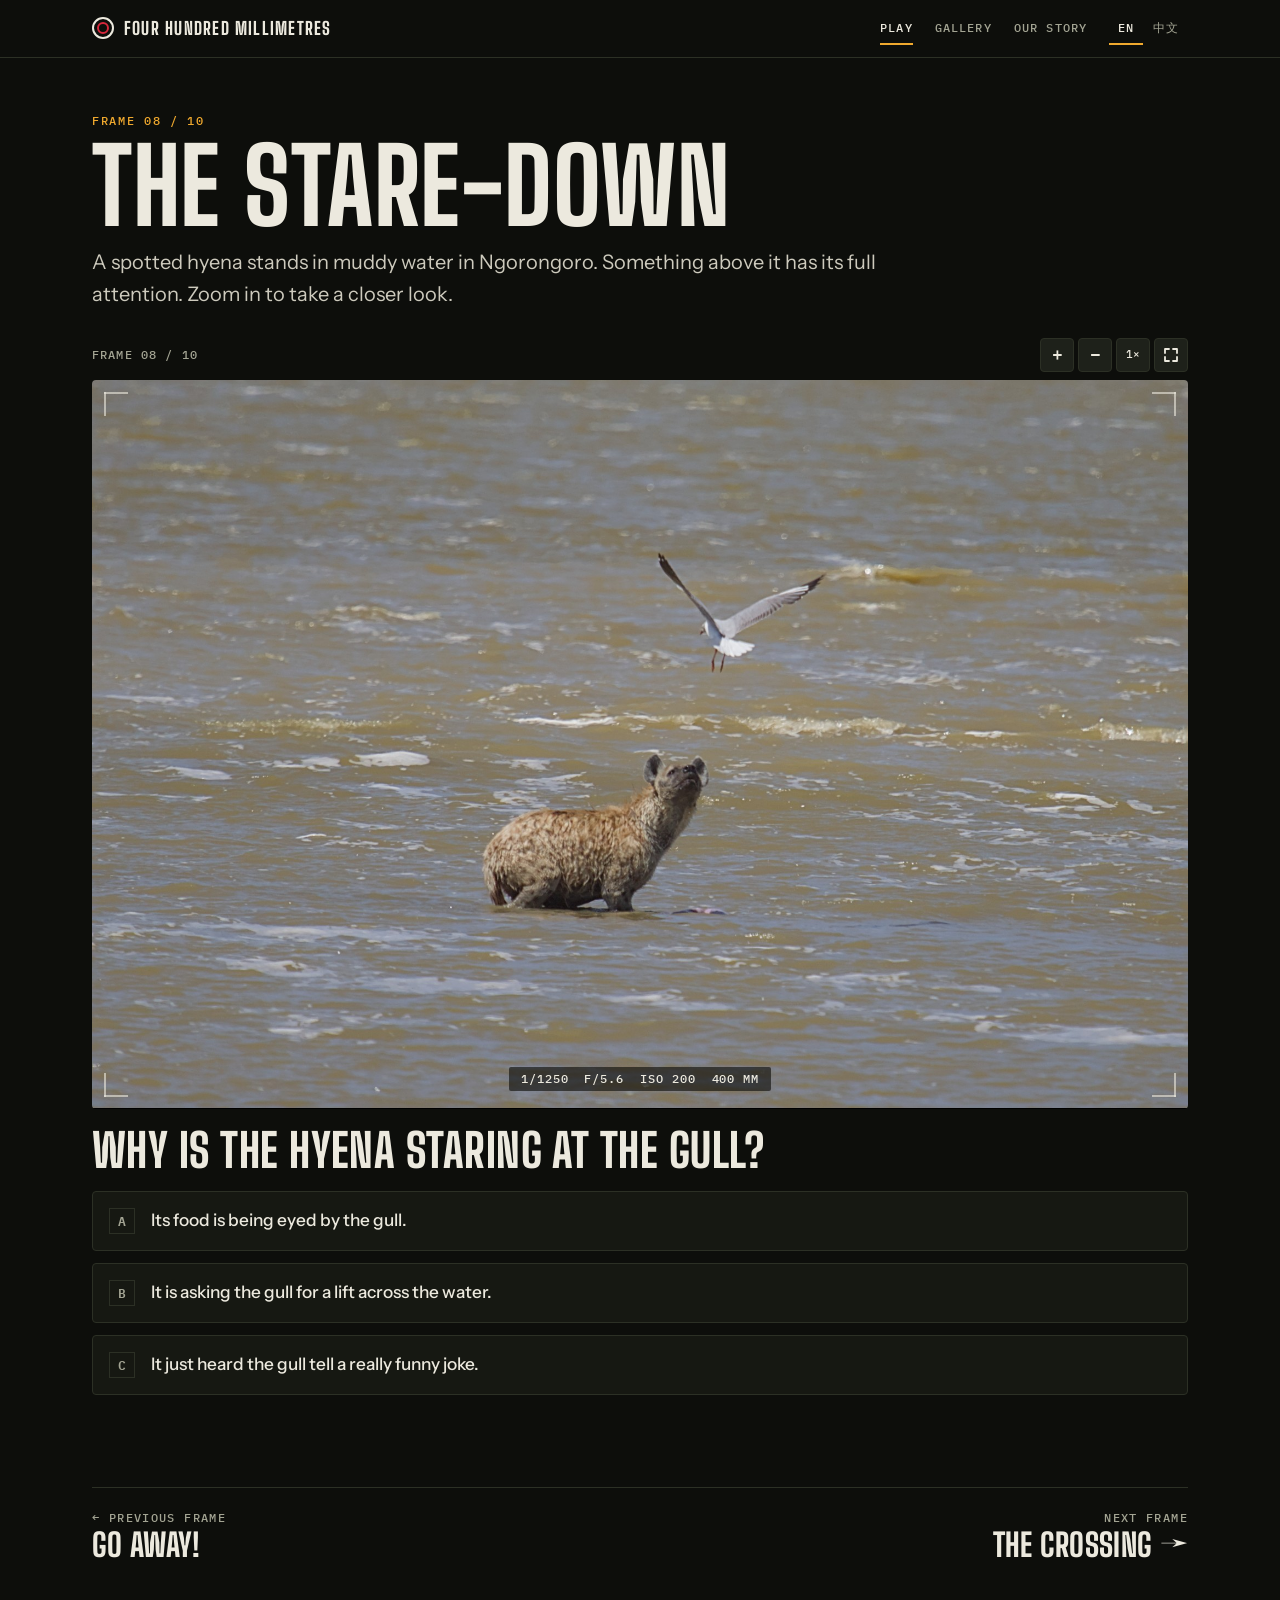
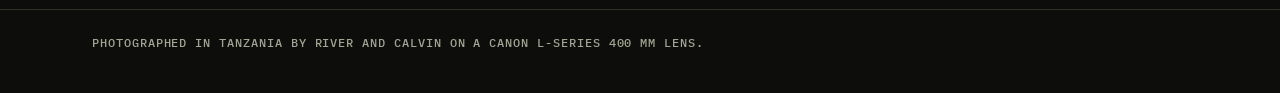
<file: stare-down.html>
<!doctype html>
<html lang="en">
<head>
<meta charset="utf-8">
<meta name="viewport" content="width=device-width, initial-scale=1, viewport-fit=cover">
<title data-i18n="stare.doc">The Stare-Down · Four Hundred Millimetres</title>
<meta name="description" content="A hyena stares up at a gull. Can you guess why?">
<link rel="icon" href="data:image/svg+xml,%3Csvg xmlns='http://www.w3.org/2000/svg' viewBox='0 0 32 32'%3E%3Crect width='32' height='32' rx='6' fill='%230d0e0b'/%3E%3Ccircle cx='16' cy='16' r='10' fill='none' stroke='%23ece9de' stroke-width='3'/%3E%3Ccircle cx='16' cy='16' r='5' fill='none' stroke='%23d6283c' stroke-width='3'/%3E%3C/svg%3E">
<link rel="preconnect" href="https://fonts.googleapis.com">
<link rel="preconnect" href="https://fonts.gstatic.com" crossorigin>
<link rel="stylesheet" href="https://fonts.googleapis.com/css2?family=Big+Shoulders+Display:wght@700;800;900&family=IBM+Plex+Mono:wght@400;500;600&family=Instrument+Sans:wght@400;500;600;700&display=swap">
<link rel="stylesheet" href="css/site.css?v=11dec61a">
</head>
<body>

<header class="topbar" data-topbar></header>

<main class="wrap" data-frame="stare-down">
  <div class="page-head">
    <p class="eyebrow" data-frame-label></p>
    <h1 data-i18n="stare.h1">The Stare-Down</h1>
    <p class="lede" data-i18n="stare.lede">A spotted hyena stands in muddy water in Ngorongoro. Something above it has its full attention. Zoom in to take a closer look.</p>
  </div>

  <section class="quiz" aria-labelledby="q">
    <figure class="frame">
      <div class="hud"><span data-frame-label></span></div>
      <div class="stage-slot" style="--ar: 2000 / 1331">
        <div class="vf zoomable" id="stage" tabindex="0" role="group" aria-label="Photo. Use the zoom buttons, or the plus, minus and arrow keys, to look closer." data-i18n-attr="aria-label:zoom.stage">
          <img src="images/hyena-gull.jpg?v=9006b502" data-full="images/hyena-gull-large.jpg?v=40baf011" data-full-width="2526" width="2000" height="1331" alt="A spotted hyena standing in brown water, tilting its head back to watch a grey-headed gull flying above it." data-i18n-attr="alt:stare.photoAlt">
        </div>
      </div>
    </figure>

    <h2 class="h2" id="q" data-i18n="stare.q">Why is the hyena staring at the gull?</h2>
    <ul class="opts" id="opts"></ul>
    <p class="feedback" id="feedback" role="status" aria-live="polite"></p>

    <div class="reveal" id="reveal" tabindex="-1" hidden>
      <figure class="frame">
        <div class="hud"><span data-i18n="stare.answer.h">The answer, 13 seconds later</span></div>
        <div class="stage-slot" style="--ar: 2000 / 1333">
          <div class="vf zoomable" id="answerStage" tabindex="0" role="group" aria-label="Photo. Use the zoom buttons, or the plus, minus and arrow keys, to look closer." data-i18n-attr="aria-label:zoom.stage">
            <img src="images/hyena-food.jpg?v=0b7bbbdc" data-full="images/hyena-food-large.jpg?v=eabaab77" data-full-width="3111" width="2000" height="1333" alt="The spotted hyena wading through the water with a piece of red meat in its mouth, while two grey-headed gulls fly close behind." data-i18n-attr="alt:stare.answer.alt">
          </div>
        </div>
        <figcaption class="fine" data-i18n="stare.answer.cap">Here is the prize: the hyena carries its food away through the water, and the gulls follow.</figcaption>
      </figure>
      <div class="reveal-grid">
        <div>
          <h3 class="h3" data-i18n="stare.facts.h">Fun facts</h3>
          <ul class="facts">
            <li data-i18n="stare.fact1">Hyenas stash food in water. In Tanzania’s Ngorongoro Crater, researchers recorded hyenas leaving wildebeest carcasses in a lake, which may hide the meat from rivals.</li>
            <li data-i18n="stare.fact3">The famous hyena “laugh” is not about humour. It usually signals excitement or nervousness.</li>
            <li data-i18n="stare.fact4">Grey-headed gulls live along lakes and rivers across much of Africa, and they are quick to scavenge.</li>
          </ul>
        </div>
      </div>
      <div class="actions">
        <a class="btn btn-primary" data-next href="index.html#frames">Next frame</a>
        <button class="btn" id="againBtn" type="button" data-i18n="btn.again">Play again</button>
      </div>
    </div>
  </section>

  <nav class="pager" aria-label="Frames" data-pager></nav>
</main>

<footer class="footer">
  <div class="wrap">
    <p data-i18n="footer">Photographed in Tanzania on a Canon L-series 400 mm lens.</p>
  </div>
</footer>

<noscript><p class="wrap">This game needs JavaScript to run.</p></noscript>
<script src="js/i18n.js?v=21f168c5"></script>
<script src="js/frames.js?v=9e8f0dad"></script>
<script src="js/zoom.js?v=920a7e9d"></script>
<script src="js/stare.js?v=cff125bb"></script>
</body>
</html>
</file>
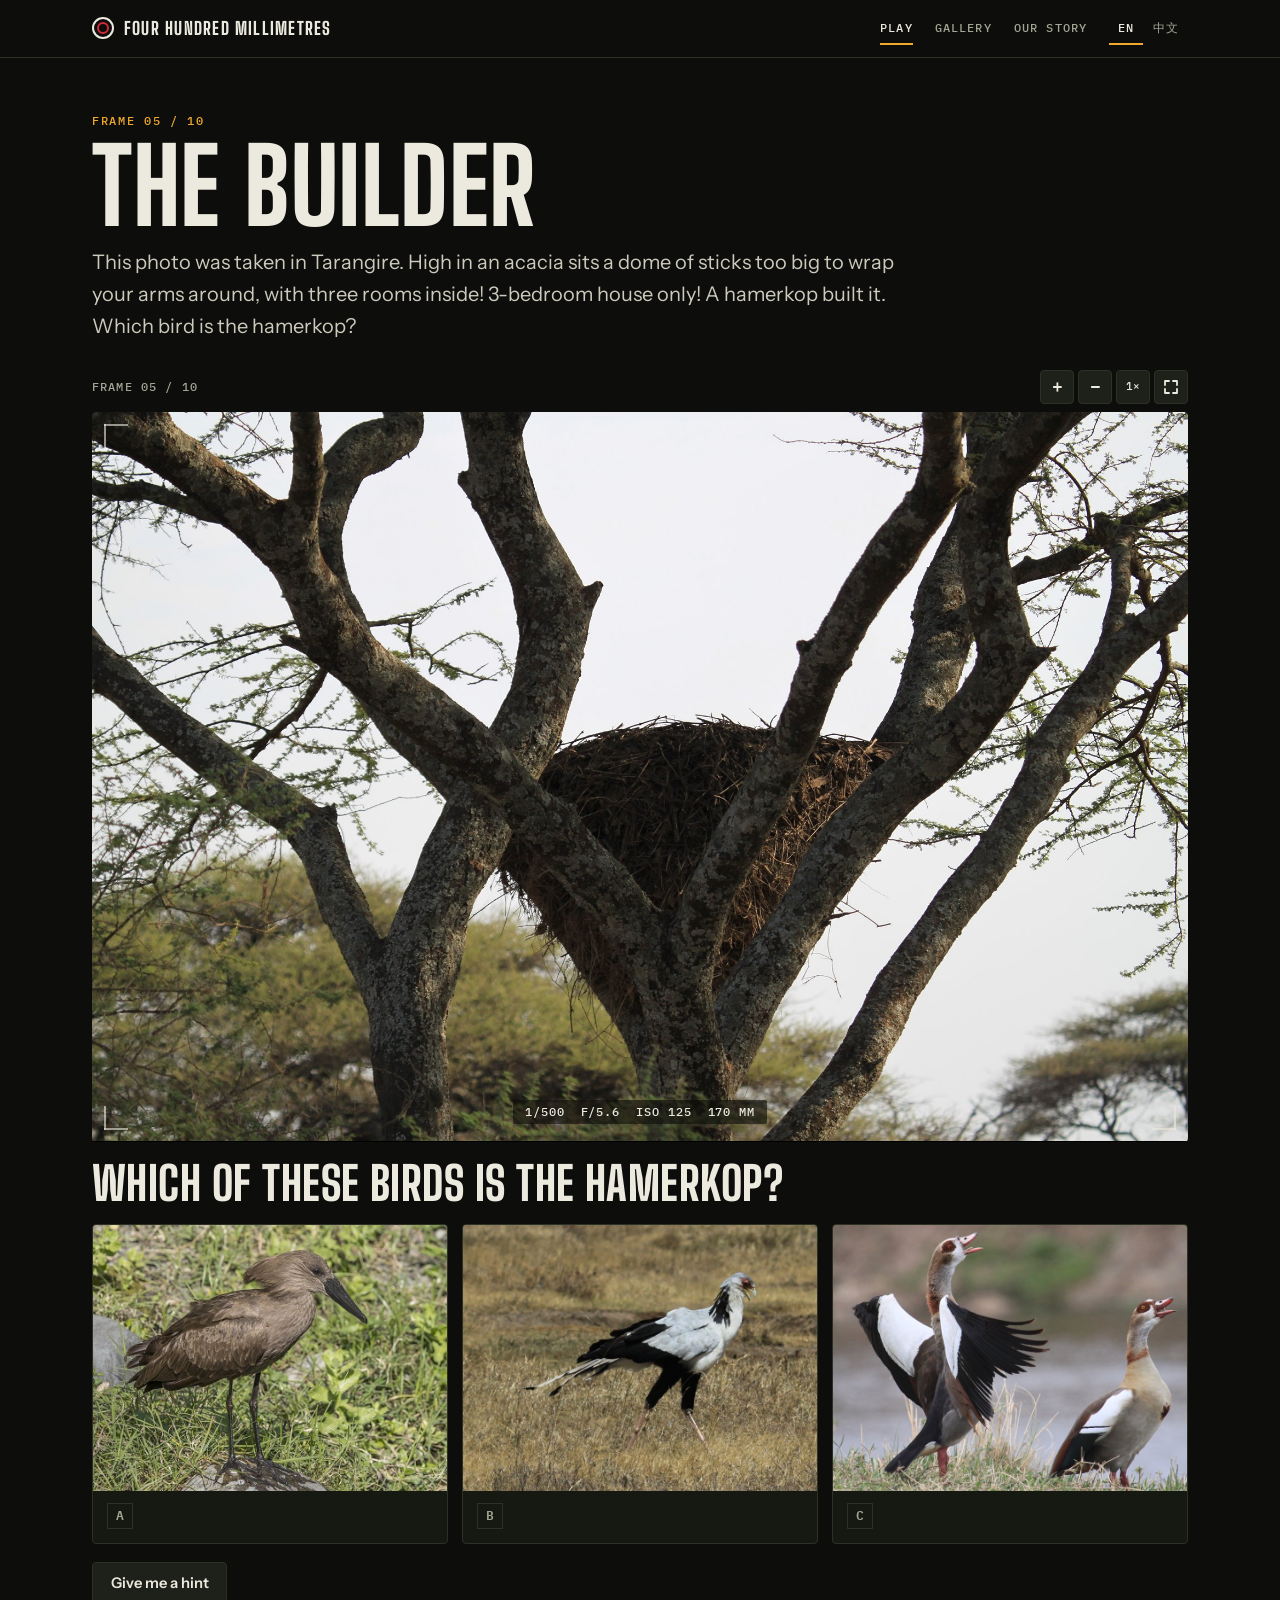
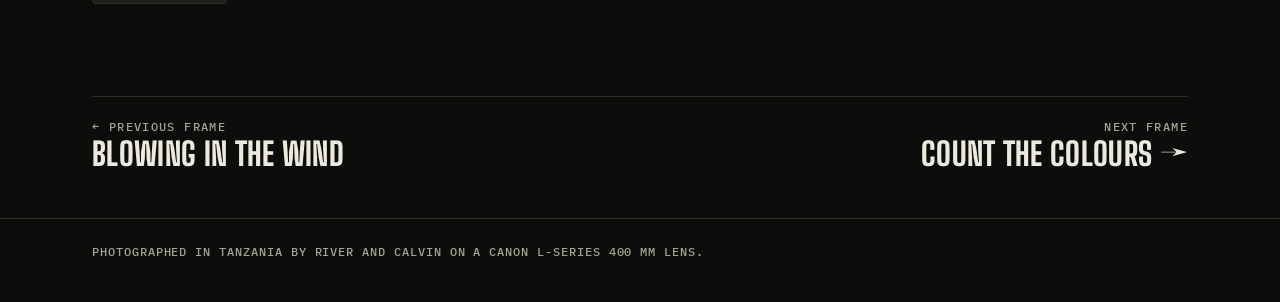
<file: the-builder.html>
<!doctype html>
<html lang="en">
<head>
<meta charset="utf-8">
<meta name="viewport" content="width=device-width, initial-scale=1, viewport-fit=cover">
<title data-i18n="builder.doc">The Builder · Four Hundred Millimetres</title>
<meta name="description" content="A nest of sticks strong enough to hold a person. Which bird built it?">
<link rel="icon" href="data:image/svg+xml,%3Csvg xmlns='http://www.w3.org/2000/svg' viewBox='0 0 32 32'%3E%3Crect width='32' height='32' rx='6' fill='%230d0e0b'/%3E%3Ccircle cx='16' cy='16' r='10' fill='none' stroke='%23ece9de' stroke-width='3'/%3E%3Ccircle cx='16' cy='16' r='5' fill='none' stroke='%23d6283c' stroke-width='3'/%3E%3C/svg%3E">
<link rel="preconnect" href="https://fonts.googleapis.com">
<link rel="preconnect" href="https://fonts.gstatic.com" crossorigin>
<link rel="stylesheet" href="https://fonts.googleapis.com/css2?family=Big+Shoulders+Display:wght@700;800;900&family=IBM+Plex+Mono:wght@400;500;600&family=Instrument+Sans:wght@400;500;600;700&display=swap">
<link rel="stylesheet" href="css/site.css?v=11dec61a">
</head>
<body>

<header class="topbar" data-topbar></header>

<main class="wrap" data-frame="the-builder">
  <div class="page-head">
    <p class="eyebrow" data-frame-label></p>
    <h1 data-i18n="builder.h1">The Builder</h1>
    <p class="lede" data-i18n="builder.lede">This photo was taken in Tarangire. High in an acacia sits a dome of sticks too big to wrap your arms around, with three rooms inside! 3-bedroom house only! A hamerkop built it. Which bird is the hamerkop?</p>
  </div>

  <section class="quiz" aria-labelledby="q">
    <figure class="frame">
      <div class="hud"><span data-frame-label></span></div>
      <div class="stage-slot" style="--ar: 2000 / 1333">
        <div class="vf zoomable" id="stage" tabindex="0" role="group" aria-label="Photo. Use the zoom buttons, or the plus, minus and arrow keys, to look closer." data-i18n-attr="aria-label:zoom.stage">
          <img src="images/hamerkop-nest.jpg?v=10377a34" data-full="images/hamerkop-nest-large.jpg?v=b5868898" data-full-width="4752" width="2000" height="1333" alt="A huge, dome-shaped nest of sticks wedged into the fork of an acacia tree, seen against a pale sky." data-i18n-attr="alt:builder.photoAlt">
        </div>
      </div>
    </figure>

    <h2 class="h2" id="q" data-i18n="builder.q">Which of these birds is the hamerkop?</h2>
    <ul class="birds" id="birds" aria-label="The three birds" data-i18n-attr="aria-label:builder.birdsAria"></ul>
    <div class="actions">
      <button class="btn" id="hintBtn" type="button" data-i18n="builder.hint">Give me a hint</button>
    </div>
    <p class="step-p" id="hintText" hidden data-i18n="builder.hintText">Hint: “hamerkop” is Afrikaans for “hammerhead”.</p>
    <p class="feedback" id="feedback" role="status" aria-live="polite"></p>

    <div class="reveal" id="reveal" tabindex="-1" hidden>
      <div class="reveal-grid">
        <figure class="diagram wide">
          <h3 class="h3" data-i18n="builder.nest.h">Inside the nest</h3>
          <svg viewBox="0 0 460 300" role="img" aria-labelledby="nestCap">
            <path d="M150 300L205 212M330 300L272 212" stroke="#3a3127" stroke-width="16" stroke-linecap="round"/>
            <path d="M70 205C70 120 150 58 235 58C325 58 395 118 395 205C395 246 350 268 300 270L170 270C115 268 70 246 70 205Z" fill="#5a4630" stroke="#7b6142" stroke-width="3"/>
            <path d="M100 150l40-12M130 108l50-10M262 88l45 8M300 122l50 14M108 205l40 6M330 205l40-6M205 252l50-4M95 175l30-4M350 165l30 6" stroke="#8a6d47" stroke-width="3" stroke-linecap="round"/>
            <ellipse cx="252" cy="150" rx="86" ry="58" fill="#241c13" stroke="#a5835a" stroke-width="5"/>
            <path d="M150 268C150 236 166 206 194 188" fill="none" stroke="#a5835a" stroke-width="38" stroke-linecap="round"/>
            <path d="M150 268C150 236 166 206 194 188" fill="none" stroke="#241c13" stroke-width="28" stroke-linecap="round"/>
            <ellipse cx="150" cy="270" rx="17" ry="7" fill="#120e09" stroke="#a5835a" stroke-width="3"/>
            <ellipse cx="232" cy="190" rx="8" ry="6" fill="#e8e4d8"/>
            <ellipse cx="251" cy="193" rx="8" ry="6" fill="#e8e4d8"/>
            <ellipse cx="270" cy="190" rx="8" ry="6" fill="#e8e4d8"/>
            <g font-family="IBM Plex Mono, monospace" font-size="14" font-weight="600" text-anchor="middle">
              <circle cx="112" cy="272" r="14" fill="#f0a92e"/><text x="112" y="277" fill="#1b1406">1</text>
              <circle cx="212" cy="236" r="14" fill="#f0a92e"/><text x="212" y="241" fill="#1b1406">2</text>
              <circle cx="252" cy="126" r="14" fill="#f0a92e"/><text x="252" y="131" fill="#1b1406">3</text>
            </g>
          </svg>
          <figcaption id="nestCap" data-i18n="builder.nest.cap">A cut-away drawing, not to scale, of the three parts inside.</figcaption>
          <ol class="nest-parts">
            <li><b aria-hidden="true">1</b><strong data-i18n="builder.nest.1">Front door</strong><span data-i18n="builder.nest.1p">An entrance underneath, 13–18 cm wide and plastered with mud.</span></li>
            <li><b aria-hidden="true">2</b><strong data-i18n="builder.nest.2">Hallway</strong><span data-i18n="builder.nest.2p">A mud-plastered tunnel up to 60 cm long.</span></li>
            <li><b aria-hidden="true">3</b><strong data-i18n="builder.nest.3">Nest room</strong><span data-i18n="builder.nest.3p">A dry chamber big enough for the parents and their chicks.</span></li>
          </ol>
        </figure>
        <div>
          <h3 class="h3" data-i18n="builder.facts.h">Fun facts</h3>
          <ul class="facts">
            <li data-i18n="builder.fact1">A hamerkop nest can be more than 1.5 m across, and strong enough to hold a person’s weight.</li>
            <li data-i18n="builder.fact2">One nest can take a pair 10 to 14 weeks to build, using around 8,000 sticks and bunches of grass.</li>
            <li data-i18n="builder.fact3">Hamerkops are compulsive builders: a pair may make three to five nests a year, whether they breed or not.</li>
          </ul>
        </div>
      </div>
      <div>
        <h3 class="credits-h" data-i18n="builder.credits.h">Photo credit</h3>
        <ul class="credits">
          <li><span data-i18n="builder.credit">Hamerkop photo: Charles J. Sharp, Arusha National Park, Tanzania (cropped). The goose, secretarybird and nest photos were taken by River.</span>
            <a href="https://commons.wikimedia.org/wiki/File:Hamerkop_(Scopus_umbretta_umbretta)_Arusha.jpg" target="_blank" rel="noopener" data-i18n="credit.via">via Wikimedia Commons</a>,
            <a href="https://creativecommons.org/licenses/by-sa/4.0/" target="_blank" rel="noopener">CC BY-SA 4.0</a></li>
        </ul>
      </div>
      <div class="actions">
        <a class="btn btn-primary" data-next href="index.html#frames">Next frame</a>
        <button class="btn" id="againBtn" type="button" data-i18n="btn.again">Play again</button>
      </div>
    </div>
  </section>

  <nav class="pager" aria-label="Frames" data-pager></nav>
</main>

<footer class="footer">
  <div class="wrap">
    <p data-i18n="footer">Photographed in Tanzania on a Canon L-series 400 mm lens.</p>
  </div>
</footer>

<noscript><p class="wrap">This game needs JavaScript to run.</p></noscript>
<script src="js/i18n.js?v=21f168c5"></script>
<script src="js/frames.js?v=9e8f0dad"></script>
<script src="js/zoom.js?v=920a7e9d"></script>
<script src="js/quiz.js?v=669e8c48"></script>
<script src="js/builder.js?v=db77149d"></script>
</body>
</html>
</file>
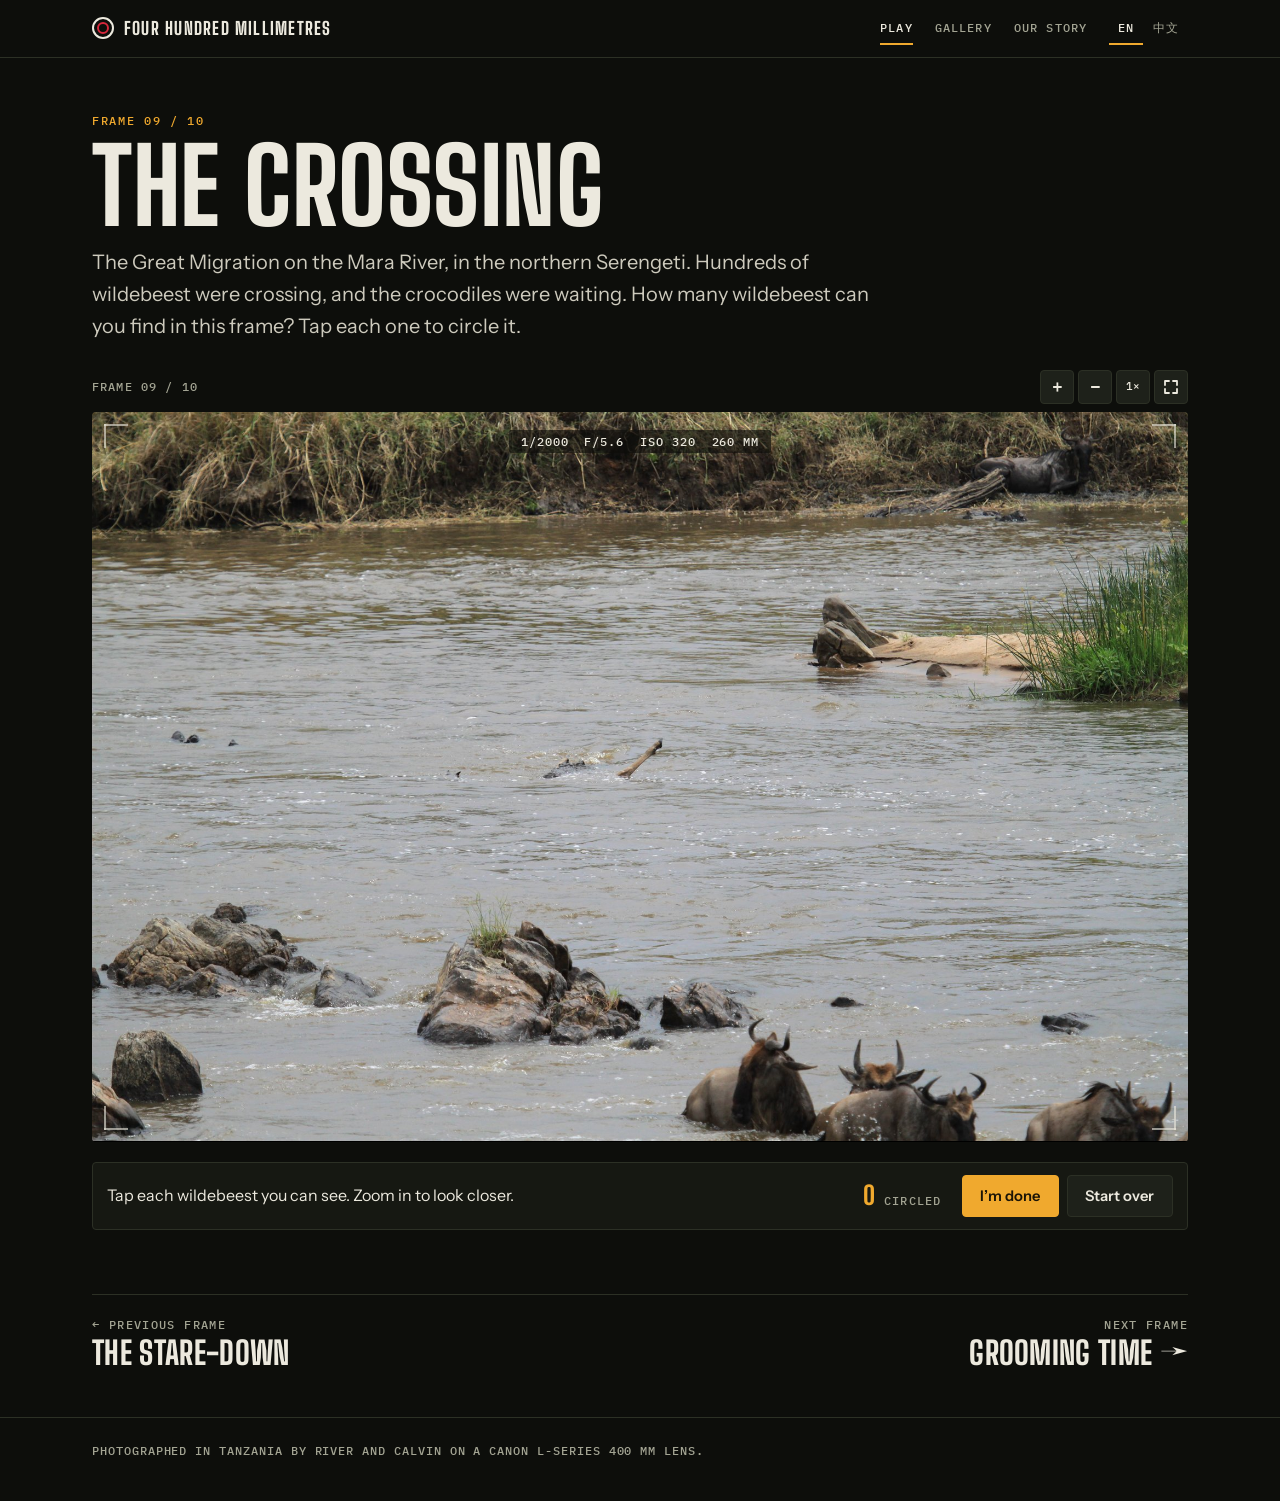
<file: the-crossing.html>
<!doctype html>
<html lang="en">
<head>
<meta charset="utf-8">
<meta name="viewport" content="width=device-width, initial-scale=1, viewport-fit=cover">
<title data-i18n="cross.doc">The Crossing · Four Hundred Millimetres</title>
<meta name="description" content="The Mara River in migration season. How many wildebeest can you find?">
<link rel="icon" href="data:image/svg+xml,%3Csvg xmlns='http://www.w3.org/2000/svg' viewBox='0 0 32 32'%3E%3Crect width='32' height='32' rx='6' fill='%230d0e0b'/%3E%3Ccircle cx='16' cy='16' r='10' fill='none' stroke='%23ece9de' stroke-width='3'/%3E%3Ccircle cx='16' cy='16' r='5' fill='none' stroke='%23d6283c' stroke-width='3'/%3E%3C/svg%3E">
<link rel="preconnect" href="https://fonts.googleapis.com">
<link rel="preconnect" href="https://fonts.gstatic.com" crossorigin>
<link rel="stylesheet" href="https://fonts.googleapis.com/css2?family=Big+Shoulders+Display:wght@700;800;900&family=IBM+Plex+Mono:wght@400;500;600&family=Instrument+Sans:wght@400;500;600;700&display=swap">
<link rel="stylesheet" href="css/site.css?v=11dec61a">
</head>
<body>

<header class="topbar" data-topbar></header>

<main class="wrap" data-frame="the-crossing">
  <div class="page-head">
    <p class="eyebrow" data-frame-label></p>
    <h1 data-i18n="cross.h1">The Crossing</h1>
    <p class="lede" data-i18n="cross.lede">The Great Migration on the Mara River, in the northern Serengeti. Hundreds of wildebeest were crossing, and the crocodiles were waiting. How many wildebeest can you find in this frame? Tap each one to circle it.</p>
  </div>

  <section class="game" aria-labelledby="statusTitle">
    <figure class="frame">
      <div class="hud"><span data-frame-label></span></div>
      <div class="stage-slot" style="--ar: 2000 / 1333">
        <div class="vf zoomable stage" id="stage" tabindex="0" role="group" aria-label="Photo. Tap a wildebeest to circle it. Use the zoom buttons, or the plus, minus and arrow keys, to look closer." data-i18n-attr="aria-label:cross.stageAria">
          <img src="images/wildebeest.jpg?v=da0413a8" data-full="images/wildebeest-large.jpg?v=7586152c" data-full-width="4752" width="2000" height="1333" alt="The brown Mara River. Wildebeest wade across in the foreground, a crocodile in the middle holds its prey under the water with only a leg showing, and a wildebeest lies on the far bank." data-i18n-attr="alt:cross.photoAlt">
          <div class="marks" id="marks" aria-hidden="true"></div>
        </div>
      </div>
    </figure>

    <div class="statusbar">
      <p class="status" id="status" role="status" aria-live="polite">Tap each wildebeest you can see. Zoom in to look closer.</p>
      <p class="count" id="statusTitle"><strong id="count">0</strong> <span data-i18n="cross.circled">circled</span></p>
      <div class="actions">
        <button class="btn btn-primary" id="doneBtn" type="button" data-i18n="cross.done">I’m done</button>
        <button class="btn" id="resetBtn" type="button" data-i18n="cross.reset">Start over</button>
      </div>
    </div>

    <div class="reveal" id="reveal" tabindex="-1" hidden>
      <div class="complete">
        <h2 class="h2" id="resultTitle"></h2>
        <p id="resultText"></p>
      </div>
      <div class="reveal-grid">
        <div>
          <h3 class="h3" data-i18n="cross.facts.h">Fun facts</h3>
          <ul class="facts">
            <li data-i18n="cross.fact1">In the Serengeti, a hurt animal rarely survives for long. Lions, hyenas and crocodiles are quick to pick out the weak and the slow.</li>
            <li data-i18n="cross.fact2">Each year well over a million wildebeest, with hundreds of thousands of zebras and gazelles, follow the rains on a great loop through the Serengeti and Kenya’s Maasai Mara.</li>
            <li data-i18n="cross.fact3">Crocodiles hunt by ambush: they wait in the water, grab an animal and drag it under.</li>
          </ul>
        </div>
      </div>
      <div class="actions">
        <a class="btn btn-primary" data-next href="index.html#frames">Next frame</a>
        <button class="btn" id="againBtn" type="button" data-i18n="btn.again">Play again</button>
      </div>
    </div>
  </section>

  <nav class="pager" aria-label="Frames" data-pager></nav>
</main>

<footer class="footer">
  <div class="wrap">
    <p data-i18n="footer">Photographed in Tanzania on a Canon L-series 400 mm lens.</p>
  </div>
</footer>

<noscript><p class="wrap">This game needs JavaScript to run.</p></noscript>
<script src="js/i18n.js?v=21f168c5"></script>
<script src="js/frames.js?v=9e8f0dad"></script>
<script src="js/zoom.js?v=920a7e9d"></script>
<script src="js/crossing.js?v=aed5c3ed"></script>
</body>
</html>
</file>
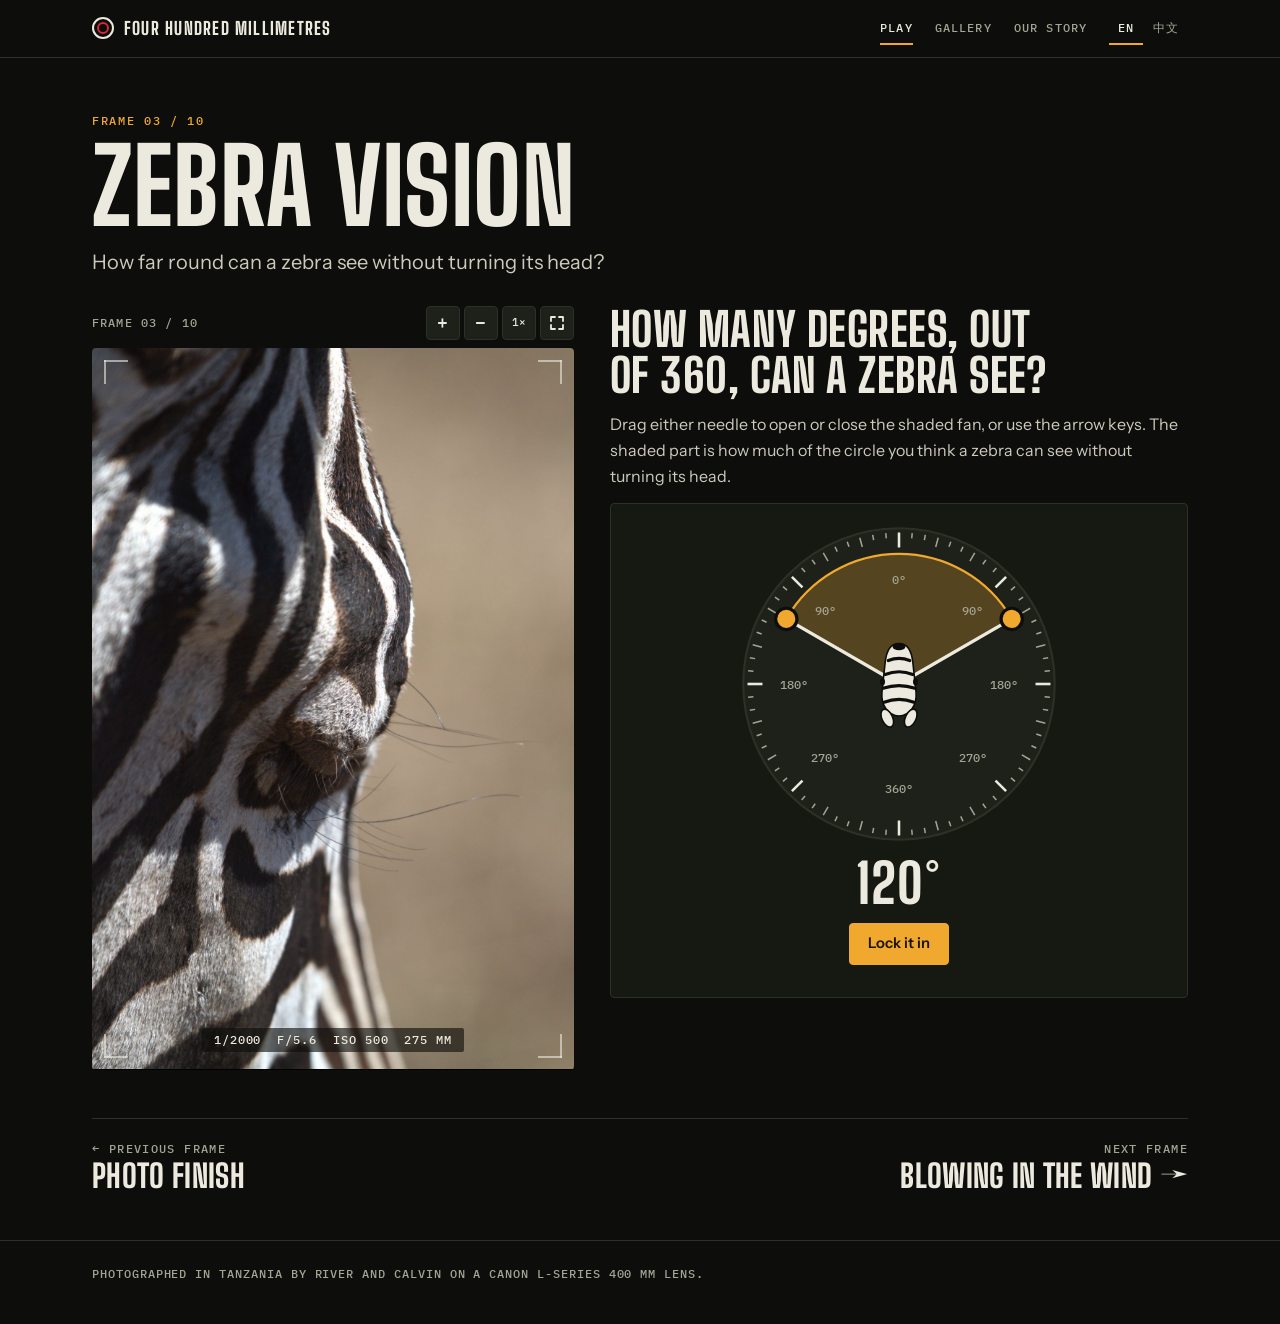
<file: zebra-vision.html>
<!doctype html>
<html lang="en">
<head>
<meta charset="utf-8">
<meta name="viewport" content="width=device-width, initial-scale=1, viewport-fit=cover">
<title data-i18n="zebra.doc">Zebra Vision · Four Hundred Millimetres</title>
<meta name="description" content="Open the fan: how far round can a zebra see without turning its head?">
<link rel="icon" href="data:image/svg+xml,%3Csvg xmlns='http://www.w3.org/2000/svg' viewBox='0 0 32 32'%3E%3Crect width='32' height='32' rx='6' fill='%230d0e0b'/%3E%3Ccircle cx='16' cy='16' r='10' fill='none' stroke='%23ece9de' stroke-width='3'/%3E%3Ccircle cx='16' cy='16' r='5' fill='none' stroke='%23d6283c' stroke-width='3'/%3E%3C/svg%3E">
<link rel="preconnect" href="https://fonts.googleapis.com">
<link rel="preconnect" href="https://fonts.gstatic.com" crossorigin>
<link rel="stylesheet" href="https://fonts.googleapis.com/css2?family=Big+Shoulders+Display:wght@700;800;900&family=IBM+Plex+Mono:wght@400;500;600&family=Instrument+Sans:wght@400;500;600;700&display=swap">
<link rel="stylesheet" href="css/site.css?v=11dec61a">
</head>
<body>

<header class="topbar" data-topbar></header>

<main class="wrap" data-frame="zebra-vision">
  <div class="page-head">
    <p class="eyebrow" data-frame-label></p>
    <h1 data-i18n="zebra.h1">Zebra Vision</h1>
    <p class="lede" data-i18n="zebra.lede">How far round can a zebra see without turning its head?</p>
  </div>

  <section class="quiz split" aria-labelledby="q1">
    <figure class="frame">
      <div class="hud"><span data-frame-label></span></div>
      <div class="stage-slot tall" style="--ar: 1334 / 2000">
        <div class="vf zoomable" id="stage" tabindex="0" role="group" aria-label="Photo. Use the zoom buttons, or the plus, minus and arrow keys, to look closer." data-i18n-attr="aria-label:zoom.stage">
          <img src="images/zebra-eye.jpg?v=896c4e34" data-full="images/zebra-eye-large.jpg?v=2ddb7a3c" data-full-width="3168" width="1334" height="2000" alt="A close-up of a zebra’s face: black and white stripes, a grey velvet nose and long whiskers against a soft brown background." data-i18n-attr="alt:zebra.photoAlt">
        </div>
      </div>
    </figure>

    <div class="step">
      <div class="step">
        <h2 class="h2" id="q1" data-i18n="zebra.q1">How many degrees, out of 360, can a zebra see?</h2>
        <p class="step-p" data-i18n="zebra.how">Drag either needle to open or close the shaded fan, or use the arrow keys. The shaded part is how much of the circle you think a zebra can see without turning its head.</p>
        <div class="dial-box">
          <svg class="dial" id="dial" viewBox="0 0 300 300" role="slider" tabindex="0" aria-valuemin="0" aria-valuemax="360" aria-valuenow="120" aria-valuetext="120°" aria-label="Degrees a zebra can see, out of 360" data-i18n-attr="aria-label:zebra.dialAria"></svg>
          <p class="dial-read" id="dialRead" aria-hidden="true">120°</p>
          <ul class="legend" id="legend" hidden>
            <li style="--c: var(--accent)"><i></i><span data-i18n="zebra.legend.you">Your answer</span></li>
            <li style="--c: var(--good)"><i></i><span data-i18n="zebra.legend.bracket">Counts as right: 320–350°</span></li>
          </ul>
          <button class="btn btn-primary" id="lockBtn" type="button" data-i18n="zebra.lock">Lock it in</button>
          <p class="dial-hint" id="dialHint" role="status" aria-live="polite"></p>
        </div>
        <div class="step" id="result1" hidden>
          <p class="verdict-sm" id="verdict" role="status" aria-live="polite"></p>
          <p class="step-p" id="verdictText"></p>
        </div>
      </div>

      <div class="step" id="step2" hidden>
        <h2 class="h2" id="q2" data-i18n="zebra.q2">Why does a zebra need eyes that see so far round?</h2>
        <ul class="opts" id="opts"></ul>
        <p class="feedback" id="feedback" role="status" aria-live="polite"></p>
      </div>
    </div>
  </section>

  <div class="reveal quiz" id="reveal" tabindex="-1" hidden>
    <div class="reveal-grid">
      <figure class="diagram">
        <h3 class="h3" data-i18n="zebra.diagram.h">Seen from above</h3>
        <svg viewBox="0 0 300 300" role="img" aria-labelledby="diagCap">
          <circle cx="150" cy="150" r="128" fill="var(--surface-2)" stroke="var(--line)" stroke-width="2"/>
          <!-- what one eye or both eyes can see: 340 degrees, centred on the nose -->
          <path d="M150 150L128.82 270.15A122 122 0 1 1 171.18 270.15Z" fill="rgba(127, 207, 159, .22)" stroke="var(--good)" stroke-width="2"/>
          <path d="M150 150L84.45 47.11A122 122 0 0 1 215.55 47.11Z" fill="rgba(127, 207, 159, .28)"/>
          <!-- blind spots: behind, and a small one just in front of the nose -->
          <path d="M150 150L128.82 270.15A122 122 0 0 0 171.18 270.15Z" fill="rgba(13, 14, 11, .85)"/>
          <path d="M143 112L150 84L157 112Z" fill="rgba(13, 14, 11, .85)"/>
          <g transform="translate(150 150)">
            <path class="zebra-head" d="M0-38C8-38 12-30 13-20L16 8C17 20 10 30 0 30C-10 30-17 20-16 8L-13-20C-12-30-8-38 0-38Z"/>
            <ellipse class="zebra-head" cx="-11" cy="32" rx="5" ry="9" transform="rotate(-25 -11 32)"/>
            <ellipse class="zebra-head" cx="11" cy="32" rx="5" ry="9" transform="rotate(25 11 32)"/>
            <path class="zebra-stripe" d="M-10-22Q0-26 10-22M-13-9Q0-14 13-9M-15 4Q0-1 15 4M-14 17Q0 12 14 17"/>
            <ellipse class="zebra-eye" cx="-15.5" cy="-2" rx="2.4" ry="3.4"/>
            <ellipse class="zebra-eye" cx="15.5" cy="-2" rx="2.4" ry="3.4"/>
            <ellipse class="zebra-eye" cx="0" cy="-35" rx="6" ry="3.4"/>
          </g>
          <text class="diag-label" x="150" y="58" text-anchor="middle" data-i18n="zebra.diagram.both">both eyes</text>
          <text class="diag-label" x="150" y="296" text-anchor="middle" data-i18n="zebra.diagram.blind">blind spot</text>
          <text class="diag-muted" x="196" y="96" data-i18n="zebra.diagram.blind">blind spot</text>
          <path d="M160 98L192 95" stroke="var(--muted)" stroke-width="1"/>
        </svg>
        <figcaption id="diagCap" data-i18n="zebra.diagram.cap">The shaded area is what a zebra can see without turning its head. The gap behind it is a blind spot, and there is a small one right in front of its nose too.</figcaption>
      </figure>
      <div>
        <h3 class="h3" data-i18n="zebra.facts.h">Fun facts</h3>
        <ul class="facts">
          <li data-i18n="zebra.fact1">With an eye on each side of its head, a zebra can graze and keep watch at the same time.</li>
          <li data-i18n="zebra.fact3">Zebras have wide, horizontal pupils that take in a broad view along the ground. When a grazing animal like a zebra lowers its head, its eyes rotate to keep the pupils level.</li>
          <li data-i18n="zebra.fact4">In horses, the zebra’s close cousins, the two eyes overlap only in a narrow zone of about 65° straight ahead. That is where they judge distance best.</li>
        </ul>
      </div>
    </div>
    <div class="actions">
      <a class="btn btn-primary" data-next href="index.html#frames">Next frame</a>
      <button class="btn" id="againBtn" type="button" data-i18n="btn.again">Play again</button>
    </div>
  </div>

  <nav class="pager" aria-label="Frames" data-pager></nav>
</main>

<footer class="footer">
  <div class="wrap">
    <p data-i18n="footer">Photographed in Tanzania on a Canon L-series 400 mm lens.</p>
  </div>
</footer>

<noscript><p class="wrap">This game needs JavaScript to run.</p></noscript>
<script src="js/i18n.js?v=21f168c5"></script>
<script src="js/frames.js?v=9e8f0dad"></script>
<script src="js/zoom.js?v=920a7e9d"></script>
<script src="js/quiz.js?v=669e8c48"></script>
<script src="js/zebra.js?v=9d0b71d2"></script>
</body>
</html>
</file>
<file: css/site.css>
/* Four Hundred Millimetres
   Layout concept: every photo sits inside a viewfinder frame (corner brackets, mono readout strip).
   Photo first, always dark. The games are numbered as frames (01, 02 ...) because they are a real sequence.
   Type: condensed display like the engraving on a lens barrel, a plain humanist body, mono for the readouts. */

:root {
  color-scheme: dark;

  --bg: #0d0e0b;
  --surface: #161812;
  --surface-2: #1e211a;
  --line: #2c3025;
  --text: #ece9de;
  --soft: #cdcabd;
  --muted: #a3a493;
  --accent: #f0a92e;
  --accent-ink: #1b1406;
  --good: #7fcf9f;
  --bad: #e47a62;
  --lens-red: #d6283c;

  /* The Latin fonts have no Chinese characters, so the stacks end with common Chinese system fonts. */
  --font-display: "Big Shoulders Display", "Barlow Condensed", "Arial Narrow", "Helvetica Neue", Arial, "PingFang SC", "Microsoft YaHei", "Noto Sans SC", sans-serif;
  --font-body: "Instrument Sans", "Segoe UI", system-ui, -apple-system, "Helvetica Neue", Arial, "PingFang SC", "Microsoft YaHei", "Noto Sans SC", sans-serif;
  --font-mono: "IBM Plex Mono", ui-monospace, "Cascadia Mono", Consolas, "PingFang SC", "Microsoft YaHei", "Noto Sans SC", monospace;

  --gutter: clamp(16px, 4vw, 32px);
  --maxw: 1160px;
  --radius: 4px;

  padding-top: env(safe-area-inset-top, 0px);
  padding-bottom: env(safe-area-inset-bottom, 0px);
}

*, *::before, *::after { box-sizing: border-box; }
html { -webkit-text-size-adjust: 100%; }
body {
  margin: 0;
  background: var(--bg);
  color: var(--text);
  font: 400 1rem/1.6 var(--font-body);
  -webkit-font-smoothing: antialiased;
}
img { display: block; max-width: 100%; height: auto; }
a { color: inherit; }
[hidden] { display: none !important; }
:focus-visible { outline: 2px solid var(--accent); outline-offset: 3px; }
button { font: inherit; color: inherit; }

.wrap { width: 100%; max-width: var(--maxw); margin-inline: auto; padding-inline: var(--gutter); }

/* ---------- Top bar ---------- */
.topbar { min-height: 49px; border-bottom: 1px solid var(--line); }
.topbar-inner {
  display: flex; align-items: center; justify-content: space-between;
  flex-wrap: wrap; gap: 6px 24px; padding-block: 12px;
}
.brand {
  display: inline-flex; align-items: center; gap: 10px; text-decoration: none;
  font: 800 1.1rem/1 var(--font-display); letter-spacing: .07em; text-transform: uppercase;
}
.lens {
  position: relative; width: 22px; height: 22px; flex: none;
  border-radius: 50%; border: 2px solid var(--text);
}
.lens::after {
  content: ""; position: absolute; inset: 3px; border-radius: 50%;
  border: 2px solid var(--lens-red);
}
.topbar-right { display: flex; align-items: center; flex-wrap: wrap; gap: 0 22px; }
.lang { display: inline-flex; gap: 2px; }
.lang button {
  padding: .6rem .55rem; border: 0; border-bottom: 2px solid transparent; background: none; cursor: pointer;
  color: var(--muted); font: 500 .72rem/1 var(--font-mono); letter-spacing: .08em;
}
.lang button:hover { color: var(--text); }
.lang button[aria-pressed="true"] { color: var(--text); border-bottom-color: var(--accent); }
.nav { display: flex; flex-wrap: wrap; gap: 0 22px; }
.nav a {
  padding: .6rem 0; border-bottom: 2px solid transparent; text-decoration: none; color: var(--muted);
  font: 500 .72rem/1 var(--font-mono); letter-spacing: .1em; text-transform: uppercase;
}
.nav a:hover { color: var(--text); }
.nav a[aria-current="page"], .nav a[aria-current="true"] { color: var(--text); border-bottom-color: var(--accent); }

/* ---------- Type ---------- */
.eyebrow {
  margin: 0; color: var(--accent);
  font: 500 .74rem/1.2 var(--font-mono); letter-spacing: .14em; text-transform: uppercase;
}
h1 {
  margin: 0; text-wrap: balance;
  font: 800 clamp(3rem, 9.5vw, 6.5rem)/.9 var(--font-display); letter-spacing: .005em; text-transform: uppercase;
}
.h2 {
  margin: 0; text-wrap: balance;
  font: 800 clamp(1.9rem, 4.4vw, 2.9rem)/1 var(--font-display); letter-spacing: .01em; text-transform: uppercase;
}
.h3 {
  margin: 0 0 10px; color: var(--accent);
  font: 500 .74rem/1.2 var(--font-mono); letter-spacing: .14em; text-transform: uppercase;
}
.lede { margin: 0; max-width: 62ch; color: var(--soft); font-size: clamp(1.05rem, 2.2vw, 1.25rem); }

.page-head { display: grid; gap: 12px; padding-block: clamp(28px, 5vw, 56px) clamp(16px, 3vw, 28px); }

/* ---------- Viewfinder frame ---------- */
.frame { margin: 0; display: grid; gap: 8px; }
.hud {
  display: flex; align-items: center; justify-content: space-between; flex-wrap: wrap; gap: 6px 16px; color: var(--muted);
  font: 500 .72rem/1.2 var(--font-mono); letter-spacing: .1em; text-transform: uppercase;
}
.vf { position: relative; background: #000; border-radius: var(--radius); overflow: hidden; }
.vf > img { width: 100%; }
.vf::after {
  content: ""; position: absolute; inset: 12px; z-index: 3; pointer-events: none;
  --c: rgba(236, 233, 222, .6); --l: 24px; --w: 2px;
  background:
    linear-gradient(var(--c), var(--c)) 0 0 / var(--l) var(--w) no-repeat,
    linear-gradient(var(--c), var(--c)) 0 0 / var(--w) var(--l) no-repeat,
    linear-gradient(var(--c), var(--c)) 100% 0 / var(--l) var(--w) no-repeat,
    linear-gradient(var(--c), var(--c)) 100% 0 / var(--w) var(--l) no-repeat,
    linear-gradient(var(--c), var(--c)) 0 100% / var(--l) var(--w) no-repeat,
    linear-gradient(var(--c), var(--c)) 0 100% / var(--w) var(--l) no-repeat,
    linear-gradient(var(--c), var(--c)) 100% 100% / var(--l) var(--w) no-repeat,
    linear-gradient(var(--c), var(--c)) 100% 100% / var(--w) var(--l) no-repeat;
}

/* ---------- Buttons ---------- */
.btn {
  display: inline-flex; align-items: center; justify-content: center; gap: 8px; cursor: pointer;
  padding: .8rem 1.1rem; border-radius: var(--radius); border: 1px solid var(--line);
  background: var(--surface-2); color: var(--text); text-decoration: none;
  font: 600 .92rem/1 var(--font-body);
}
.btn:hover { border-color: var(--muted); }
.btn[disabled] { opacity: .45; cursor: default; }
.btn-primary { background: var(--accent); border-color: var(--accent); color: var(--accent-ink); }
.btn-primary:hover { border-color: var(--text); }
.link-btn {
  justify-self: start; padding: 0; border: 0; background: none; cursor: pointer;
  color: var(--muted); text-decoration: underline; text-underline-offset: 3px;
  font: 500 .85rem/1.2 var(--font-body);
}
.link-btn:hover { color: var(--text); }

/* ---------- Home ---------- */
/* The title sits over the empty sky and earth on the left, so the lioness stays clear. */
.hero { position: relative; }
.hero-photo { position: relative; width: 100%; aspect-ratio: 2 / 1; max-height: 640px; }
.hero-photo img { width: 100%; height: 100%; object-fit: cover; object-position: 55% 55%; }
.hero-photo::before {
  content: ""; position: absolute; inset: 0; z-index: 2; pointer-events: none;
  background:
    linear-gradient(90deg, rgba(13, 14, 11, .92) 0%, rgba(13, 14, 11, .62) 34%, rgba(13, 14, 11, 0) 60%),
    linear-gradient(180deg, rgba(13, 14, 11, 0) 70%, var(--bg) 100%);
}
.hero-copy { position: absolute; inset: 0; z-index: 4; display: flex; align-items: flex-end; pointer-events: none; }
.hero-copy .wrap { max-width: none; padding-inline: clamp(16px, 4vw, 56px); padding-bottom: clamp(28px, 5vw, 56px); }
.hero-text { display: grid; gap: 14px; max-width: min(29vw, 480px); pointer-events: auto; }
.hero-text h1 { font-size: clamp(2.6rem, 6vw, 5.4rem); }
.hero-text .eyebrow { text-wrap: balance; }      /* a long line breaks into two even lines, not one word on its own */
@media (max-width: 860px) {
  .hero-photo { aspect-ratio: 4 / 3; max-height: none; }
  .hero-photo::before { background: linear-gradient(180deg, rgba(13, 14, 11, 0) 60%, var(--bg) 100%); }
  .hero-copy { position: static; display: block; }
  .hero-copy .wrap { padding-top: 8px; padding-bottom: 28px; }
  .hero-text { max-width: none; }
  .hero-text h1 { font-size: clamp(2.8rem, 13vw, 4.4rem); }
}
@media (min-width: 560px) and (max-width: 860px) { .hero-photo { aspect-ratio: 16 / 9; } }

.frames-section { padding-block: clamp(32px, 6vw, 56px) clamp(40px, 7vw, 72px); scroll-margin-top: 8px; }
.section-head { display: flex; flex-wrap: wrap; align-items: baseline; justify-content: space-between; gap: 6px 16px; margin-bottom: 20px; }
.frames { display: grid; gap: 20px; grid-template-columns: repeat(auto-fit, minmax(min(100%, 300px), 1fr)); }
.card {
  display: flex; flex-direction: column; min-width: 0; overflow: hidden; text-decoration: none;
  background: var(--surface); border: 1px solid var(--line); border-radius: var(--radius);
  transition: border-color .2s;
}
.card:hover { border-color: var(--accent); }
.card-photo { aspect-ratio: 4 / 3; overflow: hidden; }
.card-photo img { width: 100%; height: 100%; object-fit: cover; transition: transform .5s; }
.card:hover .card-photo img { transform: scale(1.04); }
.card-body { display: flex; flex: 1; flex-direction: column; gap: 8px; padding: 18px 18px 20px; }
.card-body h2 { margin: 0; font: 800 2rem/1 var(--font-display); letter-spacing: .01em; text-transform: uppercase; }
.card-body p { margin: 0; color: var(--soft); }
.card-body .eyebrow { margin-bottom: 2px; }
.card-cta {
  margin-top: auto; padding-top: 10px; color: var(--accent);
  font: 500 .78rem/1 var(--font-mono); letter-spacing: .12em; text-transform: uppercase;
}

/* ---------- Game: spot ---------- */
.game { display: grid; gap: 20px; padding-bottom: clamp(32px, 6vw, 64px); }
/* ---------- Zoomable photo ---------- */
.stage-slot { position: relative; width: 100%; aspect-ratio: var(--ar, 3 / 2); }
.zoomable {
  position: absolute; inset: 0; background: #000; user-select: none; -webkit-user-select: none;
  touch-action: pan-y; -webkit-tap-highlight-color: transparent;
}
.zoomable > img {
  position: absolute; left: 0; top: 0; width: 100%; height: 100%; max-width: none;
  object-fit: contain; transform-origin: 0 0; pointer-events: none; -webkit-user-drag: none;
}
.zoomable.is-zoomed, .zoomable.is-expanded { touch-action: none; }
.zoomable.is-zoomed { cursor: grab; }
.zoomable.is-dragging { cursor: grabbing; }
.stage, .stage.is-zoomed { cursor: crosshair; }
.stage.is-dragging { cursor: grabbing; }
.zoomable.is-expanded { position: fixed; inset: 0; z-index: 1000; border-radius: 0; cursor: grab; }
.zoomable.is-expanded:focus-visible { outline-offset: -4px; }
.stage.is-expanded { cursor: crosshair; }
html.zoom-lock { overflow: hidden; }
.marks { position: absolute; inset: 0; z-index: 2; overflow: hidden; pointer-events: none; }

/* Drawing on the photo (Blowing in the Wind) */
.zoomable.is-drawing, .zoomable.is-drawing.is-zoomed, .zoomable.is-drawing.is-expanded { cursor: crosshair; touch-action: none; }
.ink { position: absolute; inset: 0; z-index: 2; width: 100%; height: 100%; overflow: hidden; pointer-events: none; }
.ink path { fill: none; stroke-linecap: round; stroke-linejoin: round; }
.ink .line-under { stroke: rgba(13, 14, 11, .55); stroke-width: 6; }
.ink .line { stroke: var(--accent); stroke-width: 3; }
.ink .drool-glow { stroke: rgba(127, 207, 159, .35); stroke-width: 11; }
.ink .drool { stroke: var(--good); stroke-width: 3; }
.ink .drool.hint { stroke-width: 2.5; stroke-dasharray: 7 7; }
.zoom-hud .seg button { background: rgba(13, 14, 11, .6); }

/* Camera readout, like the strip along the bottom of a viewfinder */
.readout {
  position: absolute; z-index: 4; left: 0; right: 0; bottom: 18px; margin-inline: auto; width: max-content;
  display: flex; flex-wrap: wrap; justify-content: center; gap: 4px 16px; max-width: calc(100% - 28px);
  padding: 6px 12px; border-radius: 2px; background: rgba(13, 14, 11, .62); color: var(--text); pointer-events: none;
  font: 500 .72rem/1 var(--font-mono); letter-spacing: .08em; text-transform: uppercase; white-space: nowrap;
  font-variant-numeric: tabular-nums;
}
.zoomable.is-expanded .readout { bottom: calc(18px + env(safe-area-inset-bottom, 0px)); }
.readout.top { top: 18px; bottom: auto; }
.zoomable.is-expanded .readout.top { top: calc(74px + env(safe-area-inset-top, 0px)); bottom: auto; }   /* below the full-screen status box */
@media (max-width: 600px) {
  .readout { bottom: 14px; gap: 4px 10px; padding: 5px 9px; font-size: .62rem; letter-spacing: .04em; }
  .zoomable.is-expanded .readout { bottom: calc(76px + env(safe-area-inset-bottom, 0px)); }
}

.zoom-ctl { display: inline-flex; gap: 4px; }
.hud .zoom-ctl { margin-left: auto; }
.zoom-ctl button {
  display: grid; place-items: center; width: 34px; height: 34px; padding: 0; cursor: pointer;
  border-radius: var(--radius); border: 1px solid var(--line); background: var(--surface-2); color: var(--text);
  font: 500 1.15rem/1 var(--font-mono);
}
.zoom-ctl button:hover { border-color: var(--muted); }
.zoom-ctl svg { width: 16px; height: 16px; fill: none; stroke: currentColor; stroke-width: 1.8; stroke-linecap: round; stroke-linejoin: round; }
.zoom-ctl .zr { font-size: .68rem; letter-spacing: 0; }
.zoomable > .zoom-ctl {
  position: absolute; z-index: 5; right: calc(16px + env(safe-area-inset-right, 0px)); bottom: calc(16px + env(safe-area-inset-bottom, 0px));
}
.zoomable > .zoom-ctl button { width: 44px; height: 44px; background: rgba(13, 14, 11, .8); border-color: rgba(236, 233, 222, .3); }
.zoom-hud { display: none; }
.is-expanded .zoom-hud:not(:empty) {
  display: flex; align-items: center; gap: 12px; position: absolute; z-index: 5;
  left: calc(16px + env(safe-area-inset-left, 0px)); top: calc(16px + env(safe-area-inset-top, 0px));
  max-width: calc(100% - 32px); padding: 8px 10px; border-radius: var(--radius);
  background: rgba(13, 14, 11, .8); border: 1px solid rgba(236, 233, 222, .3); font-size: .9rem; line-height: 1.3;
}
.zoom-hud .btn { padding: .5rem .8rem; font-size: .8rem; }
@media (max-width: 600px) {
  .zoom-ctl button { width: 40px; height: 40px; }
}

.mark {
  position: absolute; z-index: 2; min-width: 40px; min-height: 40px; transform: translate(-50%, -50%);
  --c: var(--accent); pointer-events: none;
}
.mark i {
  position: absolute; width: min(20px, 34%); aspect-ratio: 1; border: 0 solid var(--c);
  filter: drop-shadow(0 0 2px rgba(0, 0, 0, .95));
}
.mark i:nth-of-type(1) { left: 0; top: 0; border-left-width: 3px; border-top-width: 3px; }
.mark i:nth-of-type(2) { right: 0; top: 0; border-right-width: 3px; border-top-width: 3px; }
.mark i:nth-of-type(3) { left: 0; bottom: 0; border-left-width: 3px; border-bottom-width: 3px; }
.mark i:nth-of-type(4) { right: 0; bottom: 0; border-right-width: 3px; border-bottom-width: 3px; }
.mark b {
  position: absolute; left: -3px; bottom: 100%; margin-bottom: 4px; padding: 3px 6px 2px;
  background: var(--c); color: var(--accent-ink); border-radius: 2px;
  font: 600 .7rem/1 var(--font-mono); letter-spacing: .06em; white-space: nowrap;
}
.mark[data-state="shown"] { --c: var(--muted); }
.mark.new { animation: lock .55s cubic-bezier(.2, .8, .2, 1); }
@keyframes lock {
  from { opacity: 0; transform: translate(-50%, -50%) scale(1.9); }
  to { opacity: 1; transform: translate(-50%, -50%) scale(1); }
}
.miss {
  position: absolute; z-index: 2; width: 44px; height: 44px; pointer-events: none;
  border: 2px solid rgba(236, 233, 222, .9); transform: translate(-50%, -50%);
  animation: miss .7s ease-out forwards;
}
@keyframes miss {
  from { opacity: 1; transform: translate(-50%, -50%) scale(1.3); }
  to { opacity: 0; transform: translate(-50%, -50%) scale(.6); }
}
.pulse {
  position: absolute; z-index: 2; width: 18%; aspect-ratio: 1; border-radius: 50%; pointer-events: none;
  border: 2px solid var(--accent); transform: translate(-50%, -50%);
  animation: pulse 1.3s ease-out 3 forwards;
}
@keyframes pulse {
  from { opacity: .95; transform: translate(-50%, -50%) scale(.3); }
  to { opacity: 0; transform: translate(-50%, -50%) scale(1.25); }
}

.statusbar {
  display: flex; flex-wrap: wrap; align-items: center; justify-content: space-between; gap: 12px 20px;
  padding: 12px 14px; background: var(--surface); border: 1px solid var(--line); border-radius: var(--radius);
}
.status { flex: 1 1 260px; min-width: 0; margin: 0; }
.count {
  margin: 0; color: var(--muted);
  font: 500 .78rem/1 var(--font-mono); letter-spacing: .1em; text-transform: uppercase; font-variant-numeric: tabular-nums;
}
.count strong { color: var(--accent); font: 800 1.6rem/1 var(--font-display); letter-spacing: .02em; }
.actions { display: flex; flex-wrap: wrap; gap: 8px; }

.slots {
  display: grid; gap: 16px; margin: 0; padding: 0; list-style: none;
  grid-template-columns: repeat(auto-fill, minmax(min(100%, 300px), 1fr));
}
.slot {
  display: flex; flex-direction: column; min-width: 0; overflow: hidden;
  background: var(--surface); border: 1px solid var(--line); border-radius: var(--radius);
}
.slot[data-state="found"] { border-color: var(--accent); }
.slot-thumb {
  position: relative; display: grid; place-items: center; aspect-ratio: 4 / 3;
  background-color: var(--surface-2); background-repeat: no-repeat; border-bottom: 1px solid var(--line);
}
.slot-thumb .n { font: 800 4.5rem/1 var(--font-display); color: var(--line); }
.slot:not([data-state="hidden"]) .slot-thumb .n { display: none; }
.slot-tag {
  position: absolute; left: 10px; top: 10px; padding: 4px 7px 3px; border-radius: 2px;
  background: var(--accent); color: var(--accent-ink);
  font: 600 .68rem/1 var(--font-mono); letter-spacing: .1em; text-transform: uppercase;
}
.slot[data-state="shown"] .slot-tag { background: var(--surface-2); color: var(--muted); border: 1px solid var(--line); }
.slot-body { display: grid; flex: 1; align-content: start; gap: 6px; padding: 14px 16px 16px; }
.slot-title { margin: 0; font: 800 1.55rem/1 var(--font-display); letter-spacing: .02em; text-transform: uppercase; }
.slot[data-state="hidden"] .slot-title { color: var(--muted); }
.slot-latin { margin: 0; color: var(--muted); font-size: .85rem; font-style: italic; }
.slot-text { margin: 0; color: var(--soft); font-size: .96rem; }

@media (max-width: 600px) {
  .mark b { display: none; }
  .slot[data-state="hidden"] .slot-thumb { aspect-ratio: auto; height: 64px; }
  .slot-thumb .n { font-size: 3rem; }
}

.complete {
  display: grid; gap: 14px; padding: 22px; border: 1px solid var(--accent); border-radius: var(--radius); background: var(--surface);
}
.complete p { margin: 0; color: var(--soft); max-width: 60ch; }
.complete .actions { margin-top: 4px; }

/* ---------- Game: quiz ---------- */
.quiz { display: grid; gap: 18px; padding-bottom: clamp(24px, 5vw, 48px); }
.opts { display: grid; gap: 12px; margin: 0; padding: 0; list-style: none; }
.opt {
  display: grid; grid-template-columns: auto 1fr; align-items: start; gap: 6px 16px; width: 100%; padding: 16px;
  text-align: left; cursor: pointer; border-radius: var(--radius); border: 1px solid var(--line);
  background: var(--surface); color: var(--text); font: 500 1.08rem/1.4 var(--font-body);
}
.opt:hover:not([disabled]) { border-color: var(--muted); }
.opt .key {
  padding: .35rem .5rem; border: 1px solid var(--line); color: var(--muted);
  font: 600 .8rem/1 var(--font-mono);
}
.opt .note { grid-column: 2; display: block; color: var(--soft); font-size: .95rem; font-weight: 400; }
.opt[data-state="wrong"] { border-color: var(--bad); }
.opt[data-state="wrong"] .key { border-color: var(--bad); color: var(--bad); }
.opt[data-state="right"] { border-color: var(--good); background: #14201a; }
.opt[data-state="right"] .key { border-color: var(--good); color: var(--good); }
.opt[disabled] { cursor: default; }
.opt[disabled]:not([data-state]) { opacity: .5; }

.feedback { margin: 0; min-height: 1.6em; color: var(--soft); }

.reveal { display: grid; gap: 28px; padding-top: 28px; border-top: 1px solid var(--line); }
.reveal-grid { display: grid; gap: 28px; grid-template-columns: repeat(auto-fit, minmax(min(100%, 340px), 1fr)); }
.reveal p { margin: 0; max-width: 60ch; color: var(--soft); }
.facts { display: grid; gap: 14px; margin: 0; padding: 0; list-style: none; }
.facts li { padding-left: 16px; border-left: 2px solid var(--accent); color: var(--soft); max-width: 60ch; }
.fine { margin: 0; color: var(--muted); font-size: .88rem; max-width: 62ch; }

/* ---------- Game: race ---------- */
.pick { display: grid; gap: 12px; grid-template-columns: repeat(auto-fit, minmax(min(100%, 260px), 1fr)); }
.pick-btn {
  display: grid; gap: 6px; padding: 20px 18px; text-align: left; cursor: pointer;
  background: var(--surface); border: 1px solid var(--line); border-radius: var(--radius); color: var(--text);
}
.pick-btn:hover:not([disabled]) { border-color: var(--accent); }
.pick-btn[disabled] { cursor: default; }
.pick-btn[data-state="picked"] { border-color: var(--accent); background: var(--surface-2); }
.pick-btn[disabled]:not([data-state]) { opacity: .5; }
.pick-name { font: 800 2.4rem/1 var(--font-display); letter-spacing: .01em; text-transform: uppercase; }
.pick-sub { color: var(--muted); font-size: .95rem; }

.result { display: grid; gap: 22px; }
.verdict { margin: 0; font: 800 clamp(1.7rem, 4vw, 2.4rem)/1.05 var(--font-display); letter-spacing: .01em; text-transform: uppercase; }
.verdict[data-ok="true"] { color: var(--good); }

.race { display: grid; gap: 16px; padding: 18px; background: var(--surface); border: 1px solid var(--line); border-radius: var(--radius); }
.race-head {
  display: flex; justify-content: space-between; flex-wrap: wrap; gap: 4px 16px; color: var(--muted);
  font: 500 .72rem/1.2 var(--font-mono); letter-spacing: .1em; text-transform: uppercase;
}
.lane { display: grid; grid-template-columns: 5.6rem 1fr 3.4rem; align-items: center; gap: 12px; }
.who { display: grid; gap: 2px; }
.who span { font: 800 1.3rem/1 var(--font-display); letter-spacing: .02em; text-transform: uppercase; }
.who small { color: var(--muted); font: 500 .7rem/1.2 var(--font-mono); letter-spacing: .06em; }
.track { position: relative; height: 40px; border-block: 1px dashed var(--line); --rw: 3.4rem; --c: var(--muted); }
.track::after {
  content: ""; position: absolute; right: 0; top: -1px; bottom: -1px; width: 12px;
  background: repeating-conic-gradient(var(--text) 0 25%, transparent 0 50%) 0 0 / 12px 12px;
}
.trail {
  position: absolute; left: 0; top: 50%; height: 2px;
  width: calc((100% - 12px) * var(--p, 0)); background: linear-gradient(90deg, transparent, var(--c));
}
.runner {
  position: absolute; top: 50%; width: var(--rw); height: 20px; transform: translateY(-50%);
  left: calc((100% - var(--rw) - 12px) * var(--p, 0));
  background: var(--c); clip-path: polygon(0 0, 78% 0, 100% 50%, 78% 100%, 0 100%);
}
.lane[data-who="jackal"] .track { --c: var(--accent); }
.time { color: var(--text); font: 500 .85rem/1 var(--font-mono); font-variant-numeric: tabular-nums; text-align: right; }
.race-foot { display: flex; flex-wrap: wrap; align-items: center; justify-content: space-between; gap: 10px 16px; }
.race-foot p { margin: 0; color: var(--soft); max-width: 52ch; }
@media (max-width: 520px) {
  .lane { grid-template-columns: 4.4rem 1fr 3rem; gap: 8px; }
  .track { --rw: 2.6rem; }
}

/* ---------- Shared pieces for the newer games ---------- */
.step { display: grid; gap: 14px; }
.step-p { margin: 0; color: var(--soft); max-width: 62ch; }
.callout { display: grid; gap: 6px; margin: 0; padding: 16px 18px; border-left: 3px solid var(--accent); background: var(--surface); max-width: 72ch; }
.callout p { color: var(--text); }
.credits-h { margin: 0 0 6px; color: var(--muted); font: 600 .62rem/1.4 var(--font-mono); letter-spacing: .1em; text-transform: uppercase; }
.credits { display: grid; gap: 4px; margin: 0; padding: 0; list-style: none; color: var(--muted); font-size: .66rem; line-height: 1.5; }
.credits a { color: inherit; text-underline-offset: 2px; }
.reveal .credits { max-width: 70ch; }

/* A tall (portrait) photo beside the game on wide screens */
.split { display: grid; gap: 24px; align-items: start; }
.stage-slot.tall { width: min(100%, 52vh); margin-inline: auto; }
@media (min-width: 900px) {
  .split { grid-template-columns: minmax(0, 5fr) minmax(0, 6fr); gap: 36px; }
  .split > .frame { position: sticky; top: 16px; }
  .split .stage-slot.tall { width: min(100%, calc((100vh - 110px) * 2 / 3)); }
}

/* Dial (Zebra Vision) */
.dial-box { display: grid; gap: 12px; justify-items: center; padding: 20px 16px; background: var(--surface); border: 1px solid var(--line); border-radius: var(--radius); }
.dial { display: block; width: min(100%, 320px); height: auto; touch-action: none; cursor: grab; user-select: none; -webkit-user-select: none; -webkit-tap-highlight-color: transparent; }
.dial.is-dragging { cursor: grabbing; }
.dial[aria-disabled="true"] { cursor: default; }
.dial:focus { outline: none; }
.dial:focus-visible .dial-face { stroke: var(--accent); stroke-width: 3; }
.dial-face { fill: var(--surface-2); stroke: var(--line); stroke-width: 2; }
.dial-tick { stroke: var(--muted); stroke-width: 1.4; }
.dial-tick.major { stroke: var(--text); stroke-width: 2.4; }
.dial-num { fill: var(--muted); font: 500 11px var(--font-mono); text-anchor: middle; dominant-baseline: central; }
.dial-sweep { fill: rgba(240, 169, 46, .26); stroke: var(--accent); stroke-width: 2; stroke-linejoin: round; }
.dial-needle { stroke: var(--text); stroke-width: 3; stroke-linecap: round; }
.dial-knob { fill: var(--accent); stroke: var(--bg); stroke-width: 3; }
.dial-bracket { fill: none; stroke: var(--good); stroke-width: 9; }
.dial-true { stroke: var(--good); stroke-width: 3; stroke-dasharray: 5 5; stroke-linecap: round; }
.zebra-head { fill: #ece9de; stroke: #0d0e0b; stroke-width: 1.5; }
.zebra-stripe { fill: none; stroke: #0d0e0b; stroke-width: 3; stroke-linecap: round; }
.zebra-eye { fill: #0d0e0b; }
.dial-read { margin: 0; font: 800 clamp(2.6rem, 7vw, 3.4rem)/1 var(--font-display); letter-spacing: .02em; font-variant-numeric: tabular-nums; }
.dial-hint { margin: 0; color: var(--muted); font-size: .9rem; text-align: center; max-width: 40ch; }
.legend { display: flex; flex-wrap: wrap; justify-content: center; gap: 6px 18px; margin: 0; padding: 0; list-style: none; color: var(--soft); font-size: .86rem; }
.legend i { display: inline-block; width: 18px; height: 4px; margin-right: 7px; vertical-align: middle; background: var(--c); }
.verdict-sm { margin: 0; font: 800 clamp(1.5rem, 3.6vw, 2rem)/1.05 var(--font-display); letter-spacing: .01em; text-transform: uppercase; }
.verdict-sm[data-ok="true"] { color: var(--good); }
.diagram { display: grid; gap: 10px; justify-items: center; margin: 0; padding: 18px; background: var(--surface); border: 1px solid var(--line); border-radius: var(--radius); }
.diagram svg { width: min(100%, 300px); height: auto; }
.diagram.wide svg { width: min(100%, 460px); }
.diagram figcaption { color: var(--muted); font-size: .88rem; text-align: center; max-width: 52ch; }
.diag-label { fill: var(--text); font: 600 12px var(--font-mono); letter-spacing: .04em; }
.diag-muted { fill: var(--muted); font: 500 11px var(--font-mono); }

/* Photo switch (Grooming Time) */
.seg { display: inline-flex; border: 1px solid var(--line); border-radius: var(--radius); overflow: hidden; }
.seg button { padding: .55rem .75rem; border: 0; background: var(--surface); color: var(--muted); cursor: pointer; font: 500 .72rem/1 var(--font-mono); letter-spacing: .08em; text-transform: uppercase; }
.seg button + button { border-left: 1px solid var(--line); }
.seg button:hover { color: var(--text); }
.seg button[aria-pressed="true"] { background: var(--surface-2); color: var(--text); box-shadow: inset 0 -2px 0 var(--accent); }

/* Colour palette and pins (Count the Colours) */
.palette { display: grid; gap: 10px; margin: 0; padding: 0; list-style: none; grid-template-columns: repeat(auto-fill, minmax(min(100%, 250px), 1fr)); }
.chip { display: grid; grid-template-columns: auto 1fr; align-items: center; gap: 3px 12px; padding: 12px 14px; background: var(--surface); border: 1px solid var(--line); border-radius: var(--radius); }
.chip .sw { grid-row: 1 / span 3; width: 40px; height: 40px; border-radius: 50%; border: 2px dashed var(--line); }
.chip:not([data-state="hidden"]) .sw { border: 2px solid rgba(236, 233, 222, .35); background: var(--c); }
.chip[data-state="found"] { border-color: var(--accent); }
.chip-name { margin: 0; font: 800 1.25rem/1.1 var(--font-display); letter-spacing: .02em; text-transform: uppercase; }
.chip[data-state="hidden"] .chip-name { color: var(--muted); }
.chip-where { margin: 0; color: var(--soft); font-size: .9rem; }
.chip .link-btn { font-size: .8rem; }
.pin { position: absolute; z-index: 2; width: 0; height: 0; pointer-events: none; }
.pin i { position: absolute; left: -8px; top: -8px; width: 16px; height: 16px; border-radius: 50%; background: var(--c); border: 2px solid #fff; box-shadow: 0 0 0 2px rgba(0, 0, 0, .55); }
.pin b {
  position: absolute; left: 13px; top: -10px; padding: 3px 6px 2px; white-space: nowrap; border-radius: 2px;
  background: rgba(13, 14, 11, .86); border: 1px solid var(--c); color: var(--text);
  font: 600 .66rem/1.1 var(--font-mono); letter-spacing: .06em; text-transform: uppercase;
}
.pin.left b { left: auto; right: 13px; }
.pin.new i { animation: pin-in .5s cubic-bezier(.2, .8, .2, 1); }
@keyframes pin-in { from { transform: scale(2.4); opacity: 0; } to { transform: scale(1); opacity: 1; } }

/* Circles (The Crossing) */
.ring {
  position: absolute; z-index: 2; min-width: 28px; min-height: 28px; transform: translate(-50%, -50%); pointer-events: none;
  border: 3px solid var(--accent); border-radius: 50%; box-shadow: 0 0 0 1px rgba(0, 0, 0, .55), inset 0 0 0 1px rgba(0, 0, 0, .55);
}
.ring b {
  position: absolute; left: 50%; top: 0; transform: translate(-50%, calc(-100% - 5px)); padding: 3px 6px 2px; border-radius: 2px;
  background: var(--accent); color: var(--accent-ink); font: 600 .7rem/1 var(--font-mono); white-space: nowrap;
}
.ring[data-state="missed"] { border-style: dashed; border-color: var(--text); }
.ring[data-state="missed"] b { background: var(--text); }
.ring.new { animation: lock .55s cubic-bezier(.2, .8, .2, 1); }

/* Sound cards (Go Away!) */
.sounds { display: grid; gap: 14px; margin: 0; padding: 0; list-style: none; grid-template-columns: repeat(auto-fit, minmax(min(100%, 230px), 1fr)); }
.sound { display: grid; gap: 14px; align-content: start; padding: 16px; background: var(--surface); border: 1px solid var(--line); border-radius: var(--radius); }
.sound[data-state="right"] { border-color: var(--good); background: #14201a; }
.sound[data-state="wrong"] { border-color: var(--bad); }
.sound-top { display: flex; align-items: center; gap: 14px; }
.sound-key { min-width: 1.1ch; color: var(--accent); font: 800 2.4rem/1 var(--font-display); }
.play {
  flex: none; display: grid; place-items: center; width: 52px; height: 52px; padding: 0; cursor: pointer;
  border-radius: 50%; border: 1px solid var(--muted); background: var(--surface-2); color: var(--text);
}
.play:hover { border-color: var(--accent); }
.play svg { width: 20px; height: 20px; fill: currentColor; }
.bars { display: flex; align-items: center; gap: 3px; flex: 1; height: 34px; }
.bars i { flex: 1; max-width: 5px; height: 16%; border-radius: 2px; background: var(--line); }
.sound.is-playing .bars i { background: var(--accent); animation: eq 1s ease-in-out infinite; }
.bars i:nth-child(3n) { animation-delay: -.3s; }
.bars i:nth-child(3n + 1) { animation-delay: -.65s; }
.bars i:nth-child(4n) { animation-duration: .8s; }
@keyframes eq { 0%, 100% { height: 16%; } 50% { height: 92%; } }
.progress { height: 3px; border-radius: 2px; background: var(--line); overflow: hidden; }
.progress span { display: block; height: 100%; width: 0; background: var(--accent); }
.sound-name { margin: 0; font: 800 1.35rem/1.1 var(--font-display); letter-spacing: .02em; text-transform: uppercase; }
.sound-note { margin: 0; color: var(--soft); font-size: .93rem; }
.sound .btn { justify-self: start; }
.bonus { display: grid; gap: 12px; padding: 18px; background: var(--surface); border: 1px solid var(--line); border-radius: var(--radius); }
.bonus p { margin: 0; color: var(--soft); max-width: 62ch; }
.video { display: block; width: 100%; aspect-ratio: 16 / 9; border: 0; border-radius: var(--radius); background: #000; }

/* Bird cards (The Builder) */
.birds { display: grid; gap: 14px; margin: 0; padding: 0; list-style: none; grid-template-columns: repeat(auto-fit, minmax(min(100%, 230px), 1fr)); }
.bird {
  display: grid; width: 100%; padding: 0; overflow: hidden; text-align: left; cursor: pointer;
  background: var(--surface); border: 1px solid var(--line); border-radius: var(--radius); color: var(--text); font: inherit;
}
.bird:hover:not([disabled]) { border-color: var(--accent); }
.bird img { width: 100%; aspect-ratio: 4 / 3; object-fit: cover; }
.bird-body { display: grid; gap: 6px; padding: 12px 14px 14px; }
.bird-top { display: flex; align-items: center; gap: 10px; }
.bird .key { padding: .35rem .5rem; border: 1px solid var(--line); color: var(--muted); font: 600 .8rem/1 var(--font-mono); }
.bird-name { font: 800 1.3rem/1.1 var(--font-display); letter-spacing: .02em; text-transform: uppercase; }
.bird-note { color: var(--soft); font-size: .93rem; }
.bird[data-state="right"] { border-color: var(--good); background: #14201a; }
.bird[data-state="right"] .key { border-color: var(--good); color: var(--good); }
.bird[data-state="wrong"] { border-color: var(--bad); }
.bird[data-state="wrong"] .key { border-color: var(--bad); color: var(--bad); }
.bird[disabled] { cursor: default; }
.bird[disabled]:not([data-state]) { opacity: .6; }
.nest-parts { display: grid; gap: 12px; width: 100%; margin: 4px 0 0; padding: 0; list-style: none; }
.nest-parts li { display: grid; grid-template-columns: auto 1fr; gap: 2px 12px; color: var(--soft); font-size: .93rem; }
.nest-parts b {
  grid-row: span 2; display: grid; place-items: center; width: 28px; height: 28px; border-radius: 50%;
  background: var(--accent); color: var(--accent-ink); font: 600 .8rem/1 var(--font-mono);
}
.nest-parts strong { color: var(--text); }

/* ---------- Gallery ---------- */
.gal { display: grid; gap: 18px; padding-bottom: clamp(32px, 6vw, 64px); }
.chips { display: flex; flex-wrap: wrap; gap: 8px; }
.chips button {
  padding: .6rem .9rem; border-radius: 999px; border: 1px solid var(--line); background: var(--surface); color: var(--muted); cursor: pointer;
  font: 500 .74rem/1 var(--font-mono); letter-spacing: .08em; text-transform: uppercase;
}
.chips button:hover { color: var(--text); border-color: var(--muted); }
.chips button[aria-pressed="true"] { background: var(--accent); border-color: var(--accent); color: var(--accent-ink); }
.chips .n { margin-left: 7px; opacity: .65; }
/* Rows of photos at their own shapes: each photo grows in proportion to its width, so a row shares one height. */
.gallery { display: flex; flex-wrap: wrap; gap: 8px; margin: 0; padding: 0; list-style: none; --rowh: 200px; }
.gallery::after { content: ""; flex: 999999 1 0; }          /* the last row keeps natural sizes instead of stretching */
.g-item { position: relative; min-width: 0; flex: calc(var(--ar) * 1000) 1 calc(var(--ar) * var(--rowh)); }
.g-item button { display: block; width: 100%; padding: 0; border: 0; border-radius: var(--radius); overflow: hidden; background: var(--surface-2); cursor: zoom-in; }
.g-item img { display: block; width: 100%; height: auto; aspect-ratio: var(--ar); object-fit: cover; transition: transform .4s; }
.g-item button:hover img { transform: scale(1.035); }
.g-cap {
  position: absolute; left: 0; right: 0; bottom: 0; padding: 22px 10px 8px; pointer-events: none; text-align: left;
  background: linear-gradient(180deg, transparent, rgba(13, 14, 11, .88)); color: var(--text); font-size: .82rem; line-height: 1.3;
  opacity: 0; transition: opacity .2s;
}
.g-item button:hover .g-cap, .g-item button:focus-visible .g-cap { opacity: 1; }
@media (hover: none) { .g-cap { display: none; } }
@media (max-width: 600px) { .gallery { gap: 5px; --rowh: 118px; } }

/* Full-screen photo viewer */
.lightbox {
  position: fixed; inset: 0; z-index: 900; display: grid; gap: 0; background: rgba(8, 9, 7, .97);
  grid-template-columns: minmax(0, 1fr); grid-template-rows: auto minmax(0, 1fr) auto;
}
.lb-bar { display: flex; align-items: center; gap: 12px; padding: calc(10px + env(safe-area-inset-top, 0px)) 14px 10px; }
.lb-count { margin: 0; color: var(--muted); font: 500 .74rem/1 var(--font-mono); letter-spacing: .1em; text-transform: uppercase; white-space: nowrap; }
.lb-bar .hud { flex: 1; justify-content: flex-end; }
.lightbox [data-z="full"] { display: none; }                  /* the viewer already fills the screen */
.lb-close {
  display: grid; place-items: center; width: 40px; height: 40px; padding: 0; cursor: pointer; flex: none;
  border-radius: var(--radius); border: 1px solid var(--line); background: var(--surface-2); color: var(--text);
}
.lb-close svg, .lb-nav svg { width: 18px; height: 18px; fill: none; stroke: currentColor; stroke-width: 2; stroke-linecap: round; stroke-linejoin: round; }
.lb-main { position: relative; min-height: 0; padding: 0 60px; }
.lb-slot { position: relative; width: 100%; height: 100%; aspect-ratio: auto; }   /* fills the space; the photo fits inside */
.lb-slot .zoomable { border-radius: 0; background: transparent; }
.lb-nav {
  position: absolute; top: 50%; z-index: 6; display: grid; place-items: center; width: 44px; height: 64px; padding: 0; cursor: pointer;
  transform: translateY(-50%); border-radius: var(--radius); border: 1px solid rgba(236, 233, 222, .25); background: rgba(13, 14, 11, .7); color: var(--text);
}
.lb-nav:hover { border-color: var(--accent); }
.lb-nav.prev { left: 8px; }
.lb-nav.next { right: 8px; }
.lb-cap { display: grid; gap: 4px; width: 100%; max-width: 900px; margin: 0 auto; padding: 12px 16px calc(14px + env(safe-area-inset-bottom, 0px)); text-align: center; }
.lb-title { margin: 0; font: 800 clamp(1.25rem, 3vw, 1.8rem)/1.1 var(--font-display); letter-spacing: .01em; text-transform: uppercase; }
.lb-note { margin: 0; color: var(--soft); font-size: .95rem; }
.lb-shot { margin: 0; color: var(--muted); font: 500 .7rem/1.5 var(--font-mono); letter-spacing: .08em; text-transform: uppercase; }
@media (max-width: 700px) {
  .lb-main { padding: 0; }
  .lb-nav { top: auto; bottom: 10px; transform: none; width: 44px; height: 44px; }
}

/* ---------- Our Story ---------- */
.story { display: grid; gap: clamp(36px, 6vw, 64px); padding-bottom: clamp(40px, 7vw, 72px); }
.story .page-head { padding-bottom: 0; }
.story-intro { display: grid; gap: 24px; align-items: center; }
@media (min-width: 860px) { .story-intro { grid-template-columns: minmax(0, 1.25fr) minmax(0, 1fr); gap: 48px; } }
.story-text { display: grid; gap: 14px; }
.story-text p { margin: 0; color: var(--soft); font-size: clamp(1.02rem, 1.6vw, 1.15rem); max-width: 60ch; }
.story-hello { margin: 0; font: 800 clamp(2rem, 4.5vw, 3rem)/1 var(--font-display); letter-spacing: .01em; text-transform: uppercase; }
.story-intro .story-photo { width: 100%; max-width: 440px; justify-self: center; }
.story-sec { display: grid; gap: 14px; }
.story-sec > p { margin: 0; color: var(--soft); max-width: 62ch; }
/* A row of photos: each column is as wide as its photo's shape (--cols, in "fr"), so the photos in a row share
   one height and the row fills the width. On phones they stack, one per line. */
.story-row { display: grid; gap: 12px; align-items: start; grid-template-columns: var(--cols, 1fr); }
.story-row.single { max-width: 860px; }
@media (max-width: 600px) { .story-row { grid-template-columns: 1fr; gap: 18px; } }
.story-photo { display: grid; align-content: start; gap: 8px; min-width: 0; margin: 0; }
.story-photo button { display: block; width: 100%; padding: 0; border: 0; border-radius: var(--radius); overflow: hidden; background: var(--surface-2); cursor: zoom-in; }
.story-photo img { display: block; width: 100%; height: auto; aspect-ratio: var(--ar); object-fit: cover; transition: transform .4s; }
.story-photo button:hover img { transform: scale(1.03); }
.story-photo figcaption { color: var(--muted); font-size: .88rem; line-height: 1.4; }
.story-end { display: grid; gap: 12px; padding: clamp(20px, 4vw, 32px); border: 1px solid var(--line); border-radius: var(--radius); background: var(--surface); }
.story-end p { margin: 0; color: var(--soft); max-width: 62ch; }
.story-end .lede { color: var(--text); }
.story-sign { color: var(--accent) !important; font: 800 1.7rem/1 var(--font-display); letter-spacing: .04em; text-transform: uppercase; }
html[lang="zh-CN"] .story-hello, html[lang="zh-CN"] .story-sign { line-height: 1.25; letter-spacing: .02em; }

/* Home page: a peek at the gallery */
.teaser { display: grid; gap: 16px; padding-bottom: clamp(40px, 7vw, 72px); }
.teaser p { margin: 0; color: var(--soft); max-width: 62ch; }
.teaser-strip { display: grid; grid-template-columns: repeat(5, minmax(0, 1fr)); gap: 8px; }
.teaser-strip img { width: 100%; aspect-ratio: 1; object-fit: cover; border-radius: var(--radius); transition: opacity .2s; }
.teaser-strip:hover img { opacity: .85; }
.reveal .end-story { padding: 24px 0 0; border-top: 1px solid var(--line); }   /* Our Story, after the last game */
@media (max-width: 600px) {
  .teaser-strip { grid-template-columns: repeat(3, minmax(0, 1fr)); }
  .teaser-strip img:nth-child(n + 4) { display: none; }
}

/* ---------- Pager + footer ---------- */
.pager {
  display: flex; justify-content: space-between; flex-wrap: wrap; gap: 16px;
  padding-block: 24px 48px; border-top: 1px solid var(--line);
}
.pager a { display: grid; gap: 6px; max-width: 48%; text-decoration: none; }
.pager .dir { color: var(--muted); font: 500 .72rem/1 var(--font-mono); letter-spacing: .12em; text-transform: uppercase; }
.pager .name { font: 800 clamp(1.4rem, 4vw, 2rem)/1 var(--font-display); letter-spacing: .01em; text-transform: uppercase; }
.pager a:hover .name { color: var(--accent); }
.pager .next { margin-left: auto; text-align: right; }

.footer { border-top: 1px solid var(--line); }
.footer .wrap { padding-block: 24px 40px; color: var(--muted); font: 500 .74rem/1.6 var(--font-mono); letter-spacing: .08em; text-transform: uppercase; }
.footer p { margin: 0; }

/* Chinese: taller lines and no tight display leading, since the characters are full-width and dense */
html[lang="zh-CN"] body { line-height: 1.75; }
html[lang="zh-CN"] h1 { line-height: 1.15; letter-spacing: .03em; }
html[lang="zh-CN"] .h2, html[lang="zh-CN"] .card-body h2, html[lang="zh-CN"] .slot-title, html[lang="zh-CN"] .pick-name,
html[lang="zh-CN"] .verdict, html[lang="zh-CN"] .pager .name, html[lang="zh-CN"] .who span,
html[lang="zh-CN"] .verdict-sm, html[lang="zh-CN"] .chip-name, html[lang="zh-CN"] .sound-name, html[lang="zh-CN"] .bird-name,
html[lang="zh-CN"] .lb-title {
  line-height: 1.25; letter-spacing: .02em;
}
html[lang="zh-CN"] .brand { letter-spacing: .12em; }
html[lang="zh-CN"] .eyebrow, html[lang="zh-CN"] .h3, html[lang="zh-CN"] .hud, html[lang="zh-CN"] .nav a,
html[lang="zh-CN"] .card-cta, html[lang="zh-CN"] .count, html[lang="zh-CN"] .pager .dir { letter-spacing: .06em; }
html[lang="zh-CN"] .slot-latin { font-style: normal; }

@media (prefers-reduced-motion: reduce) {
  *, *::before, *::after { animation-duration: .01ms !important; animation-iteration-count: 1 !important; transition-duration: .01ms !important; }
}
</file>
